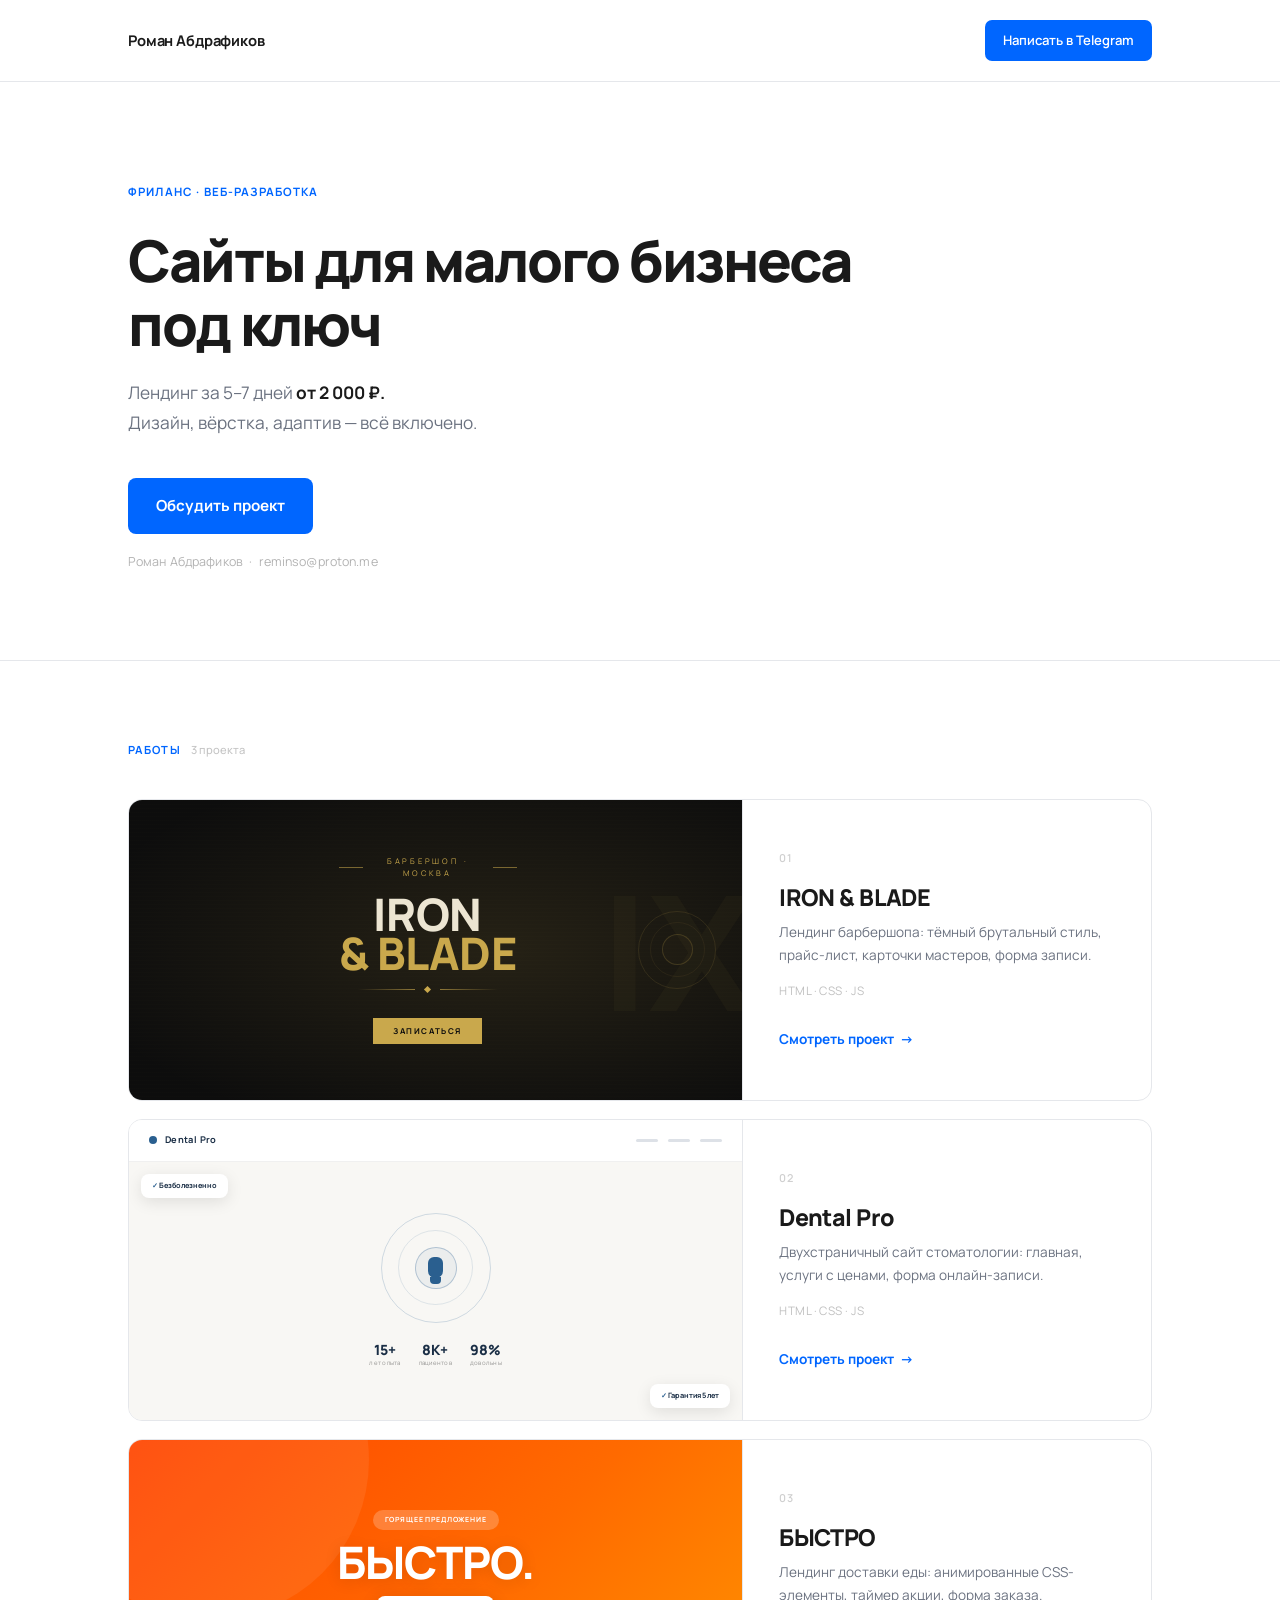
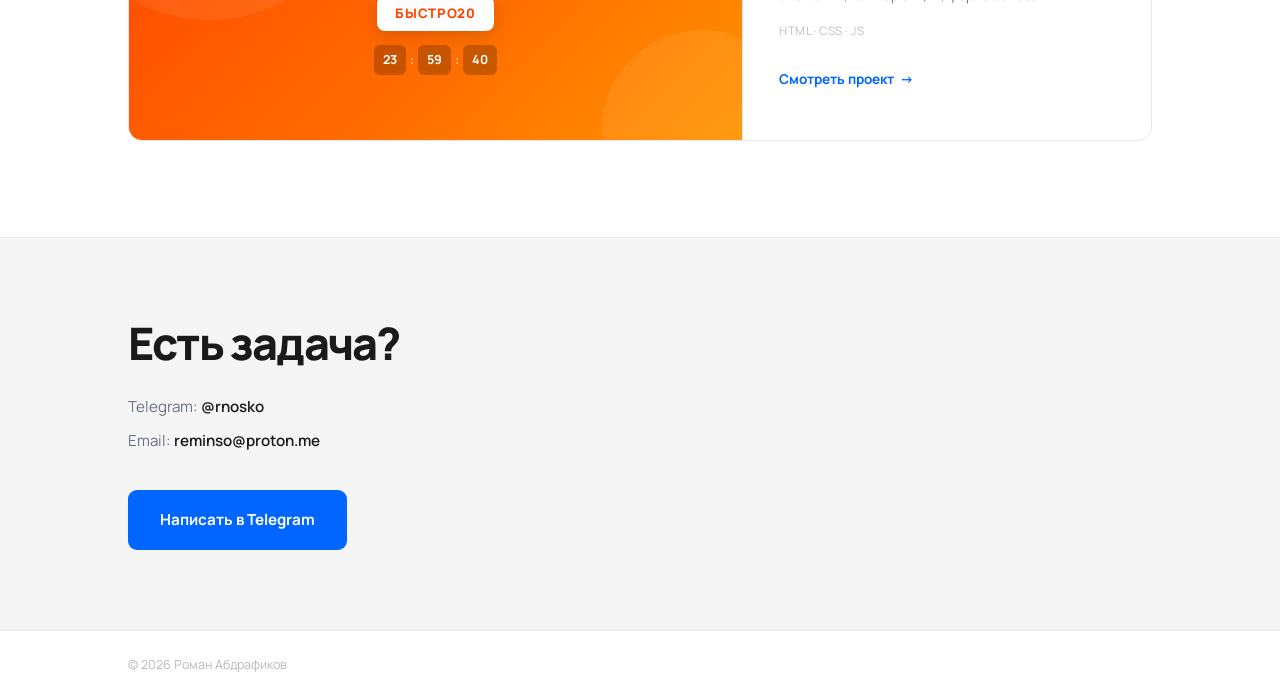
<file: index.html>
<!DOCTYPE html>
<html lang="ru">
<head>
  <meta charset="UTF-8">
  <meta name="viewport" content="width=device-width, initial-scale=1.0">
  <title>Роман Абдрафиков — Сайты для малого бизнеса</title>
  <meta name="description" content="Делаю сайты для малого бизнеса под ключ. Лендинг за 5–7 дней от 2 000 ₽.">
  <style>
    @import url('https://fonts.googleapis.com/css2?family=Manrope:wght@400;500;600;700;800&display=swap');

    /* ── Variables ── */
    :root {
      --bg:      #ffffff;
      --accent:  #1a1a1a;
      --blue:    #0066ff;
      --gray:    #f5f5f5;
      --muted:   #6b7280;
      --border:  #e5e7eb;
      --font:    'Manrope', sans-serif;
      --wrap:    1120px;
    }

    /* ── Reset ── */
    *, *::before, *::after { margin: 0; padding: 0; box-sizing: border-box; }
    html { scroll-behavior: smooth; }
    body {
      font-family: var(--font);
      background: var(--bg);
      color: var(--accent);
      line-height: 1.6;
      -webkit-font-smoothing: antialiased;
    }
    a { text-decoration: none; color: inherit; }

    /* ── Container ── */
    .wrap {
      max-width: var(--wrap);
      margin: 0 auto;
      padding: 0 48px;
    }

    /* ────────────────────────────
       NAV
    ──────────────────────────── */
    nav {
      position: sticky;
      top: 0;
      z-index: 100;
      background: rgba(255,255,255,.95);
      backdrop-filter: blur(16px);
      border-bottom: 1px solid var(--border);
    }
    .nav-inner {
      display: flex;
      align-items: center;
      justify-content: space-between;
      padding: 20px 0;
    }
    .nav-logo {
      font-size: .92rem;
      font-weight: 700;
      letter-spacing: -.01em;
      color: var(--accent);
    }
    .btn-nav {
      display: inline-flex;
      align-items: center;
      gap: 6px;
      padding: 10px 18px;
      background: var(--blue);
      color: #fff;
      border-radius: 7px;
      font-family: var(--font);
      font-size: .82rem;
      font-weight: 600;
      transition: background .15s, transform .15s;
    }
    .btn-nav:hover { background: #004fcc; transform: translateY(-1px); }

    /* ────────────────────────────
       HERO
    ──────────────────────────── */
    .hero {
      padding: 96px 0 88px;
    }
    .hero-label {
      display: inline-block;
      font-size: .72rem;
      font-weight: 700;
      color: var(--blue);
      letter-spacing: .1em;
      text-transform: uppercase;
      margin-bottom: 28px;
    }
    .hero-h1 {
      font-size: clamp(2.4rem, 4.5vw, 4rem);
      font-weight: 800;
      line-height: 1.1;
      letter-spacing: -.04em;
      max-width: 760px;
      margin-bottom: 22px;
    }
    .hero-sub {
      font-size: clamp(.95rem, 1.8vw, 1.08rem);
      color: var(--muted);
      max-width: 460px;
      margin-bottom: 40px;
      line-height: 1.72;
    }
    .hero-sub strong { color: var(--accent); font-weight: 700; }
    .btn-cta {
      display: inline-flex;
      align-items: center;
      gap: 8px;
      padding: 16px 28px;
      background: var(--blue);
      color: #fff;
      border-radius: 8px;
      font-family: var(--font);
      font-size: .95rem;
      font-weight: 700;
      transition: background .15s, transform .2s, box-shadow .2s;
    }
    .btn-cta:hover {
      background: #004fcc;
      transform: translateY(-2px);
      box-shadow: 0 8px 28px rgba(0,102,255,.28);
    }
    .hero-meta {
      margin-top: 18px;
      font-size: .78rem;
      color: #b3b3b3;
      letter-spacing: .01em;
    }

    /* ────────────────────────────
       WORKS
    ──────────────────────────── */
    #works {
      padding: 80px 0 96px;
      border-top: 1px solid var(--border);
    }
    .works-head {
      display: flex;
      align-items: baseline;
      gap: 10px;
      margin-bottom: 40px;
    }
    .sec-label {
      font-size: .7rem;
      font-weight: 700;
      color: var(--blue);
      letter-spacing: .1em;
      text-transform: uppercase;
    }
    .sec-count {
      font-size: .7rem;
      color: #c5c5c5;
      font-weight: 500;
    }

    .works-list {
      display: flex;
      flex-direction: column;
      gap: 18px;
    }

    .card {
      display: grid;
      grid-template-columns: 3fr 2fr;
      border: 1px solid var(--border);
      border-radius: 14px;
      overflow: hidden;
      background: var(--bg);
      transition: transform .3s ease, box-shadow .3s ease;
    }
    .card:hover {
      transform: translateY(-5px);
      box-shadow: 0 20px 56px rgba(0,0,0,.09);
    }

    /* ── Preview base ── */
    .preview {
      min-height: 300px;
      position: relative;
      overflow: hidden;
    }

    /* ══════════════════════════
       IRON & BLADE preview
    ══════════════════════════ */
    .p-ib {
      background: #0d0d0d;
      display: flex;
      align-items: center;
      justify-content: center;
    }
    /* Scanline + radial glow */
    .p-ib::before {
      content: '';
      position: absolute; inset: 0;
      background:
        repeating-linear-gradient(0deg, transparent, transparent 3px, rgba(201,168,76,.007) 3px, rgba(201,168,76,.007) 4px),
        radial-gradient(ellipse 70% 65% at 60% 50%, rgba(201,168,76,.13) 0%, transparent 100%);
      pointer-events: none;
    }
    /* Ghost numeral */
    .p-ib::after {
      content: 'IX';
      position: absolute; right: -14px; top: 50%;
      transform: translateY(-50%);
      font-size: 10rem;
      font-weight: 800;
      color: rgba(201,168,76,.038);
      line-height: 1;
      pointer-events: none;
      user-select: none;
    }
    .ib-body {
      position: relative; z-index: 1;
      text-align: center;
      padding: 0 56px 0 40px;
    }
    .ib-kicker {
      display: flex; align-items: center; gap: 10px;
      justify-content: center;
      font-size: .48rem;
      letter-spacing: .36em;
      color: #c9a84c;
      text-transform: uppercase;
      margin-bottom: 14px;
    }
    .ib-kicker::before, .ib-kicker::after {
      content: ''; flex: 0 0 24px; height: 1px; background: rgba(201,168,76,.55);
    }
    .ib-title {
      font-size: 2.8rem;
      font-weight: 800;
      line-height: .88;
      letter-spacing: -.01em;
      color: #ece5d2;
    }
    .ib-title em { display: block; color: #c9a84c; font-style: normal; }
    /* Diamond divider */
    .ib-div {
      display: flex; align-items: center; gap: 10px;
      justify-content: center;
      margin: 14px auto;
      max-width: 140px;
    }
    .ib-div::before { content: ''; flex: 1; height: 1px; background: linear-gradient(90deg, transparent, rgba(201,168,76,.65)); }
    .ib-div::after  { content: ''; flex: 1; height: 1px; background: linear-gradient(270deg, transparent, rgba(201,168,76,.65)); }
    .ib-diamond { width: 5px; height: 5px; background: #c9a84c; transform: rotate(45deg); flex-shrink: 0; }
    /* Button mock */
    .ib-btn {
      display: inline-block;
      margin-top: 12px;
      padding: 7px 20px;
      background: #c9a84c;
      color: #0d0d0d;
      font-size: .5rem;
      font-weight: 700;
      letter-spacing: .18em;
      text-transform: uppercase;
    }
    /* Concentric circles ornament */
    .ib-orn {
      position: absolute; right: 26px; top: 50%;
      transform: translateY(-50%);
      width: 78px; height: 78px;
      pointer-events: none;
    }
    .ib-c {
      position: absolute; border-radius: 50%;
      border: 1px solid rgba(201,168,76,.13);
    }
    .ib-c:nth-child(1) { inset: 0; }
    .ib-c:nth-child(2) { inset: 15%; border-color: rgba(201,168,76,.08); }
    .ib-c:nth-child(3) { inset: 30%; background: rgba(201,168,76,.025); border-color: rgba(201,168,76,.2); }

    /* ══════════════════════════
       Dental Pro preview
    ══════════════════════════ */
    .p-dp {
      background: #f8f7f4;
      display: flex;
      flex-direction: column;
    }
    /* Nav bar */
    .dp-bar {
      display: flex; align-items: center;
      gap: 8px;
      height: 42px;
      background: #fff;
      border-bottom: 1px solid rgba(0,0,0,.06);
      padding: 0 20px;
      flex-shrink: 0;
    }
    .dp-dot { width: 8px; height: 8px; border-radius: 50%; background: #2a5f8f; flex-shrink: 0; }
    .dp-brand { font-size: .58rem; font-weight: 700; color: #1a2e45; letter-spacing: .04em; }
    .dp-bar-links { margin-left: auto; display: flex; gap: 10px; }
    .dp-bar-links span { display: block; width: 22px; height: 3px; background: #dde1e7; border-radius: 2px; }
    /* Centred content area */
    .dp-body {
      flex: 1;
      position: relative;
      display: flex; flex-direction: column;
      align-items: center; justify-content: center;
      gap: 20px;
      padding: 16px 20px;
    }
    /* CSS rings + tooth — replica of actual site illustration */
    .dp-illus {
      position: relative;
      width: 110px; height: 110px;
      display: flex; align-items: center; justify-content: center;
    }
    .dp-ring { position: absolute; border-radius: 50%; }
    .dp-ring:nth-child(1) { inset: 0; border: 1.5px solid rgba(42,95,143,.2); }
    .dp-ring:nth-child(2) { inset: 16%; border: 1.5px solid rgba(42,95,143,.13); }
    .dp-ring:nth-child(3) { inset: 31%; background: rgba(42,95,143,.06); border: 1.5px solid rgba(42,95,143,.3); }
    .dp-tooth {
      position: relative; z-index: 1;
      width: 15px; height: 21px;
      background: #2a5f8f;
      border-radius: 6px 6px 7px 7px;
    }
    .dp-tooth::after {
      content: '';
      position: absolute; bottom: -6px; left: 2px; right: 2px; height: 7px;
      background: #2a5f8f; border-radius: 0 0 4px 4px;
    }
    /* Stats row */
    .dp-stats { display: flex; gap: 18px; }
    .dp-stat { text-align: center; }
    .dp-stat-n { font-size: .88rem; font-weight: 800; color: #1a2e45; line-height: 1; }
    .dp-stat-l { font-size: .38rem; color: rgba(0,0,0,.4); letter-spacing: .04em; margin-top: 2px; }
    /* Floating badge cards — replica of actual site */
    .dp-float {
      position: absolute;
      background: #fff;
      border-radius: 8px;
      padding: 6px 11px;
      box-shadow: 0 4px 16px rgba(0,0,0,.1);
      font-size: .46rem;
      font-weight: 700;
      color: #1a2e45;
      white-space: nowrap;
    }
    .dp-float::before { content: '✓ '; color: #2a5f8f; }
    .dp-float:nth-child(3) { top: 12px; left: 12px; }
    .dp-float:nth-child(4) { bottom: 12px; right: 12px; }

    /* ══════════════════════════
       БЫСТРО preview
    ══════════════════════════ */
    .p-by {
      background: linear-gradient(135deg, #ff4500 0%, #ff6a00 55%, #ff9300 100%);
      display: flex;
      align-items: center;
      justify-content: center;
      overflow: hidden;
    }
    /* Decorative circles — as in actual site's promo section */
    .p-by::before {
      content: '';
      position: absolute;
      width: 320px; height: 320px;
      border-radius: 50%;
      background: rgba(255,255,255,.07);
      top: -140px; left: -80px;
      pointer-events: none;
    }
    .p-by::after {
      content: '';
      position: absolute;
      width: 200px; height: 200px;
      border-radius: 50%;
      background: rgba(255,255,255,.07);
      bottom: -90px; right: -60px;
      pointer-events: none;
    }
    .by-body {
      position: relative; z-index: 1;
      text-align: center;
      padding: 0 32px;
    }
    .by-label {
      display: inline-block;
      background: rgba(255,255,255,.22);
      color: #fff;
      font-size: .44rem;
      font-weight: 700;
      letter-spacing: .12em;
      text-transform: uppercase;
      padding: 4px 12px;
      border-radius: 20px;
      margin-bottom: 10px;
    }
    .by-title {
      font-size: 2.8rem;
      font-weight: 800;
      color: #fff;
      line-height: 1;
      letter-spacing: -.02em;
      text-shadow: 0 2px 16px rgba(0,0,0,.12);
      margin-bottom: 12px;
    }
    /* Promo code — replica of actual site */
    .by-code {
      display: inline-block;
      background: #fff;
      color: #ff4500;
      font-size: .82rem;
      font-weight: 800;
      letter-spacing: .05em;
      padding: 7px 18px;
      border-radius: 8px;
      box-shadow: 0 4px 18px rgba(0,0,0,.15);
      margin-bottom: 14px;
    }
    /* Timer */
    .by-timer {
      display: flex; align-items: center; gap: 4px;
      justify-content: center;
    }
    .by-t {
      background: rgba(0,0,0,.22);
      border-radius: 6px;
      padding: 5px 9px;
      font-size: .78rem;
      font-weight: 700;
      color: #fff;
      min-width: 30px;
      text-align: center;
    }
    .by-sep { color: rgba(255,255,255,.65); font-weight: 700; font-size: .8rem; }

    /* ── Card info panel ── */
    .card-info {
      padding: 40px 36px;
      display: flex;
      flex-direction: column;
      justify-content: center;
      border-left: 1px solid var(--border);
    }
    .c-num {
      font-size: .68rem;
      font-weight: 600;
      color: #d0d0d0;
      letter-spacing: .1em;
      margin-bottom: 18px;
    }
    .c-name {
      font-size: 1.45rem;
      font-weight: 800;
      letter-spacing: -.025em;
      line-height: 1.15;
      margin-bottom: 10px;
    }
    .c-desc {
      font-size: .85rem;
      color: var(--muted);
      line-height: 1.65;
      margin-bottom: 16px;
    }
    .c-stack {
      font-size: .73rem;
      color: #c0c0c0;
      letter-spacing: .04em;
      margin-bottom: 28px;
    }
    .c-link {
      display: inline-flex;
      align-items: center;
      gap: 6px;
      font-size: .85rem;
      font-weight: 700;
      color: var(--blue);
      transition: gap .2s;
    }
    .c-link::after { content: '→'; }
    .c-link:hover { gap: 10px; }

    /* ────────────────────────────
       CONTACT
    ──────────────────────────── */
    #contact {
      border-top: 1px solid var(--border);
      background: var(--gray);
      padding: 80px 0;
    }
    .contact-body {
      max-width: 540px;
    }
    .contact-h {
      font-size: clamp(2rem, 4vw, 2.8rem);
      font-weight: 800;
      letter-spacing: -.04em;
      line-height: 1.1;
      margin-bottom: 28px;
    }
    .contact-rows {
      display: flex;
      flex-direction: column;
      gap: 10px;
      margin-bottom: 36px;
    }
    .contact-row {
      font-size: .95rem;
      color: var(--muted);
    }
    .contact-row a {
      color: var(--accent);
      font-weight: 600;
    }
    .contact-row a:hover { color: var(--blue); }
    .btn-big {
      display: inline-flex;
      align-items: center;
      gap: 8px;
      padding: 18px 32px;
      background: var(--blue);
      color: #fff;
      border-radius: 9px;
      font-family: var(--font);
      font-size: .95rem;
      font-weight: 700;
      transition: background .15s, transform .2s, box-shadow .2s;
    }
    .btn-big:hover {
      background: #004fcc;
      transform: translateY(-2px);
      box-shadow: 0 10px 32px rgba(0,102,255,.28);
    }

    /* ────────────────────────────
       FOOTER
    ──────────────────────────── */
    footer {
      padding: 24px 0;
      border-top: 1px solid var(--border);
    }
    .footer-line {
      font-size: .78rem;
      color: #b8b8b8;
    }

    /* ────────────────────────────
       RESPONSIVE
    ──────────────────────────── */
    @media (max-width: 860px) {
      .card {
        grid-template-columns: 1fr;
      }
      .card-info {
        border-left: none;
        border-top: 1px solid var(--border);
        padding: 28px 24px;
      }
      .preview { min-height: 260px; }
      .ib-orn { display: none; }
    }

    @media (max-width: 680px) {
      .wrap { padding: 0 20px; }
      .hero { padding: 72px 0 64px; }
      #works { padding: 60px 0 72px; }
      #contact { padding: 64px 0; }
      .dp-float { display: none; }
    }

    @media (max-width: 400px) {
      .hero-h1 { letter-spacing: -.025em; }
      .ib-title { font-size: 2.2rem; }
      .by-title  { font-size: 2.2rem; }
    }
  </style>
</head>
<body>

<!-- ══════ NAV ══════ -->
<nav>
  <div class="wrap">
    <div class="nav-inner">
      <span class="nav-logo">Роман Абдрафиков</span>
      <a href="https://t.me/rnosko" class="btn-nav" target="_blank" rel="noopener">
        Написать в Telegram
      </a>
    </div>
  </div>
</nav>

<!-- ══════ HERO ══════ -->
<section class="hero">
  <div class="wrap">
    <span class="hero-label">Фриланс · Веб-разработка</span>
    <h1 class="hero-h1">Сайты для малого бизнеса под ключ</h1>
    <p class="hero-sub">
      Лендинг за 5–7 дней <strong>от 2 000 ₽.</strong><br>
      Дизайн, вёрстка, адаптив — всё включено.
    </p>
    <a href="https://t.me/rnosko" class="btn-cta" target="_blank" rel="noopener">
      Обсудить проект
    </a>
    <p class="hero-meta">Роман Абдрафиков &nbsp;·&nbsp; reminso@proton.me</p>
  </div>
</section>

<!-- ══════ WORKS ══════ -->
<section id="works">
  <div class="wrap">
    <div class="works-head">
      <span class="sec-label">Работы</span>
      <span class="sec-count">3 проекта</span>
    </div>

    <div class="works-list">

      <!-- ── 01 IRON & BLADE ── -->
      <article class="card">
        <div class="preview p-ib" aria-hidden="true">
          <div class="ib-body">
            <div class="ib-kicker">Барбершоп · Москва</div>
            <div class="ib-title">IRON<em>&amp; BLADE</em></div>
            <div class="ib-div"><div class="ib-diamond"></div></div>
            <div class="ib-btn">Записаться</div>
          </div>
          <div class="ib-orn" aria-hidden="true">
            <div class="ib-c"></div>
            <div class="ib-c"></div>
            <div class="ib-c"></div>
          </div>
        </div>
        <div class="card-info">
          <div class="c-num">01</div>
          <h2 class="c-name">IRON &amp; BLADE</h2>
          <p class="c-desc">Лендинг барбершопа: тёмный брутальный стиль, прайс-лист, карточки мастеров, форма записи.</p>
          <div class="c-stack">HTML · CSS · JS</div>
          <a href="ironblade/index.html" class="c-link" target="_blank" rel="noopener">Смотреть проект</a>
        </div>
      </article>

      <!-- ── 02 Dental Pro ── -->
      <article class="card">
        <div class="preview p-dp" aria-hidden="true">
          <div class="dp-bar">
            <div class="dp-dot"></div>
            <span class="dp-brand">Dental Pro</span>
            <div class="dp-bar-links">
              <span></span><span></span><span></span>
            </div>
          </div>
          <div class="dp-body">
            <div class="dp-illus">
              <div class="dp-ring"></div>
              <div class="dp-ring"></div>
              <div class="dp-ring"></div>
              <div class="dp-tooth"></div>
            </div>
            <div class="dp-stats">
              <div class="dp-stat">
                <div class="dp-stat-n">15+</div>
                <div class="dp-stat-l">лет опыта</div>
              </div>
              <div class="dp-stat">
                <div class="dp-stat-n">8K+</div>
                <div class="dp-stat-l">пациентов</div>
              </div>
              <div class="dp-stat">
                <div class="dp-stat-n">98%</div>
                <div class="dp-stat-l">довольны</div>
              </div>
            </div>
            <div class="dp-float">Безболезненно</div>
            <div class="dp-float">Гарантия 5 лет</div>
          </div>
        </div>
        <div class="card-info">
          <div class="c-num">02</div>
          <h2 class="c-name">Dental Pro</h2>
          <p class="c-desc">Двухстраничный сайт стоматологии: главная, услуги с ценами, форма онлайн-записи.</p>
          <div class="c-stack">HTML · CSS · JS</div>
          <a href="dentalblade/index.html" class="c-link" target="_blank" rel="noopener">Смотреть проект</a>
        </div>
      </article>

      <!-- ── 03 БЫСТРО ── -->
      <article class="card">
        <div class="preview p-by" aria-hidden="true">
          <div class="by-body">
            <div class="by-label">Горящее предложение</div>
            <div class="by-title">БЫСТРО.</div>
            <div class="by-code">БЫСТРО20</div>
            <div class="by-timer">
              <div class="by-t" id="t-h">23</div>
              <span class="by-sep">:</span>
              <div class="by-t" id="t-m">59</div>
              <span class="by-sep">:</span>
              <div class="by-t" id="t-s">41</div>
            </div>
          </div>
        </div>
        <div class="card-info">
          <div class="c-num">03</div>
          <h2 class="c-name">БЫСТРО</h2>
          <p class="c-desc">Лендинг доставки еды: анимированные CSS-элементы, таймер акции, форма заказа.</p>
          <div class="c-stack">HTML · CSS · JS</div>
          <a href="bystroblade/index.html" class="c-link" target="_blank" rel="noopener">Смотреть проект</a>
        </div>
      </article>

    </div>
  </div>
</section>

<!-- ══════ CONTACT ══════ -->
<section id="contact">
  <div class="wrap">
    <div class="contact-body">
      <h2 class="contact-h">Есть задача?</h2>
      <div class="contact-rows">
        <div class="contact-row">
          Telegram: <a href="https://t.me/rnosko" target="_blank" rel="noopener">@rnosko</a>
        </div>
        <div class="contact-row">
          Email: <a href="mailto:reminso@proton.me">reminso@proton.me</a>
        </div>
      </div>
      <a href="https://t.me/rnosko" class="btn-big" target="_blank" rel="noopener">
        Написать в Telegram
      </a>
    </div>
  </div>
</section>

<!-- ══════ FOOTER ══════ -->
<footer>
  <div class="wrap">
    <p class="footer-line">© 2026 Роман Абдрафиков</p>
  </div>
</footer>

<script>
  // Countdown timer inside БЫСТРО preview card
  const th = document.getElementById('t-h');
  const tm = document.getElementById('t-m');
  const ts = document.getElementById('t-s');

  function pad(n) { return String(n).padStart(2, '0'); }

  let h = 23, m = 59, s = 41;
  setInterval(() => {
    if (--s < 0) { s = 59; if (--m < 0) { m = 59; if (--h < 0) h = 23; } }
    th.textContent = pad(h);
    tm.textContent = pad(m);
    ts.textContent = pad(s);
  }, 1000);
</script>

</body>
</html>
</file>
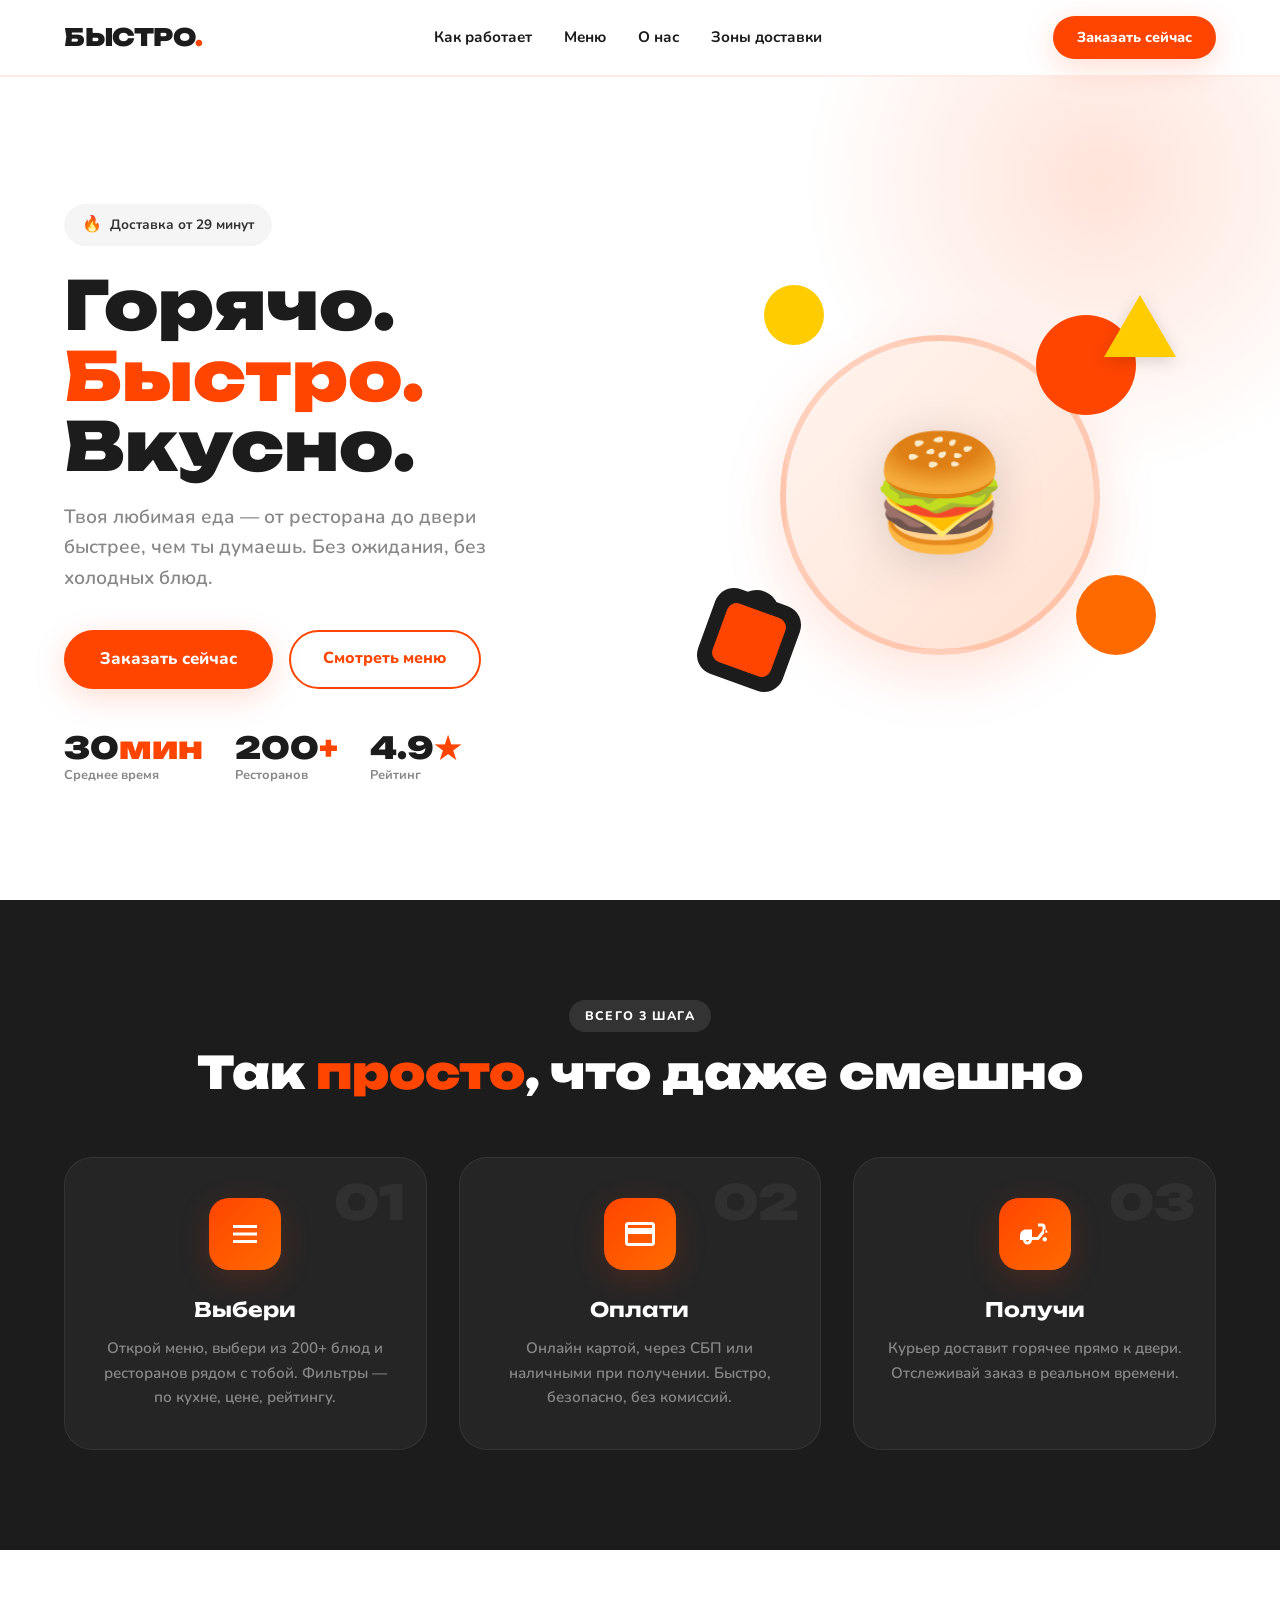
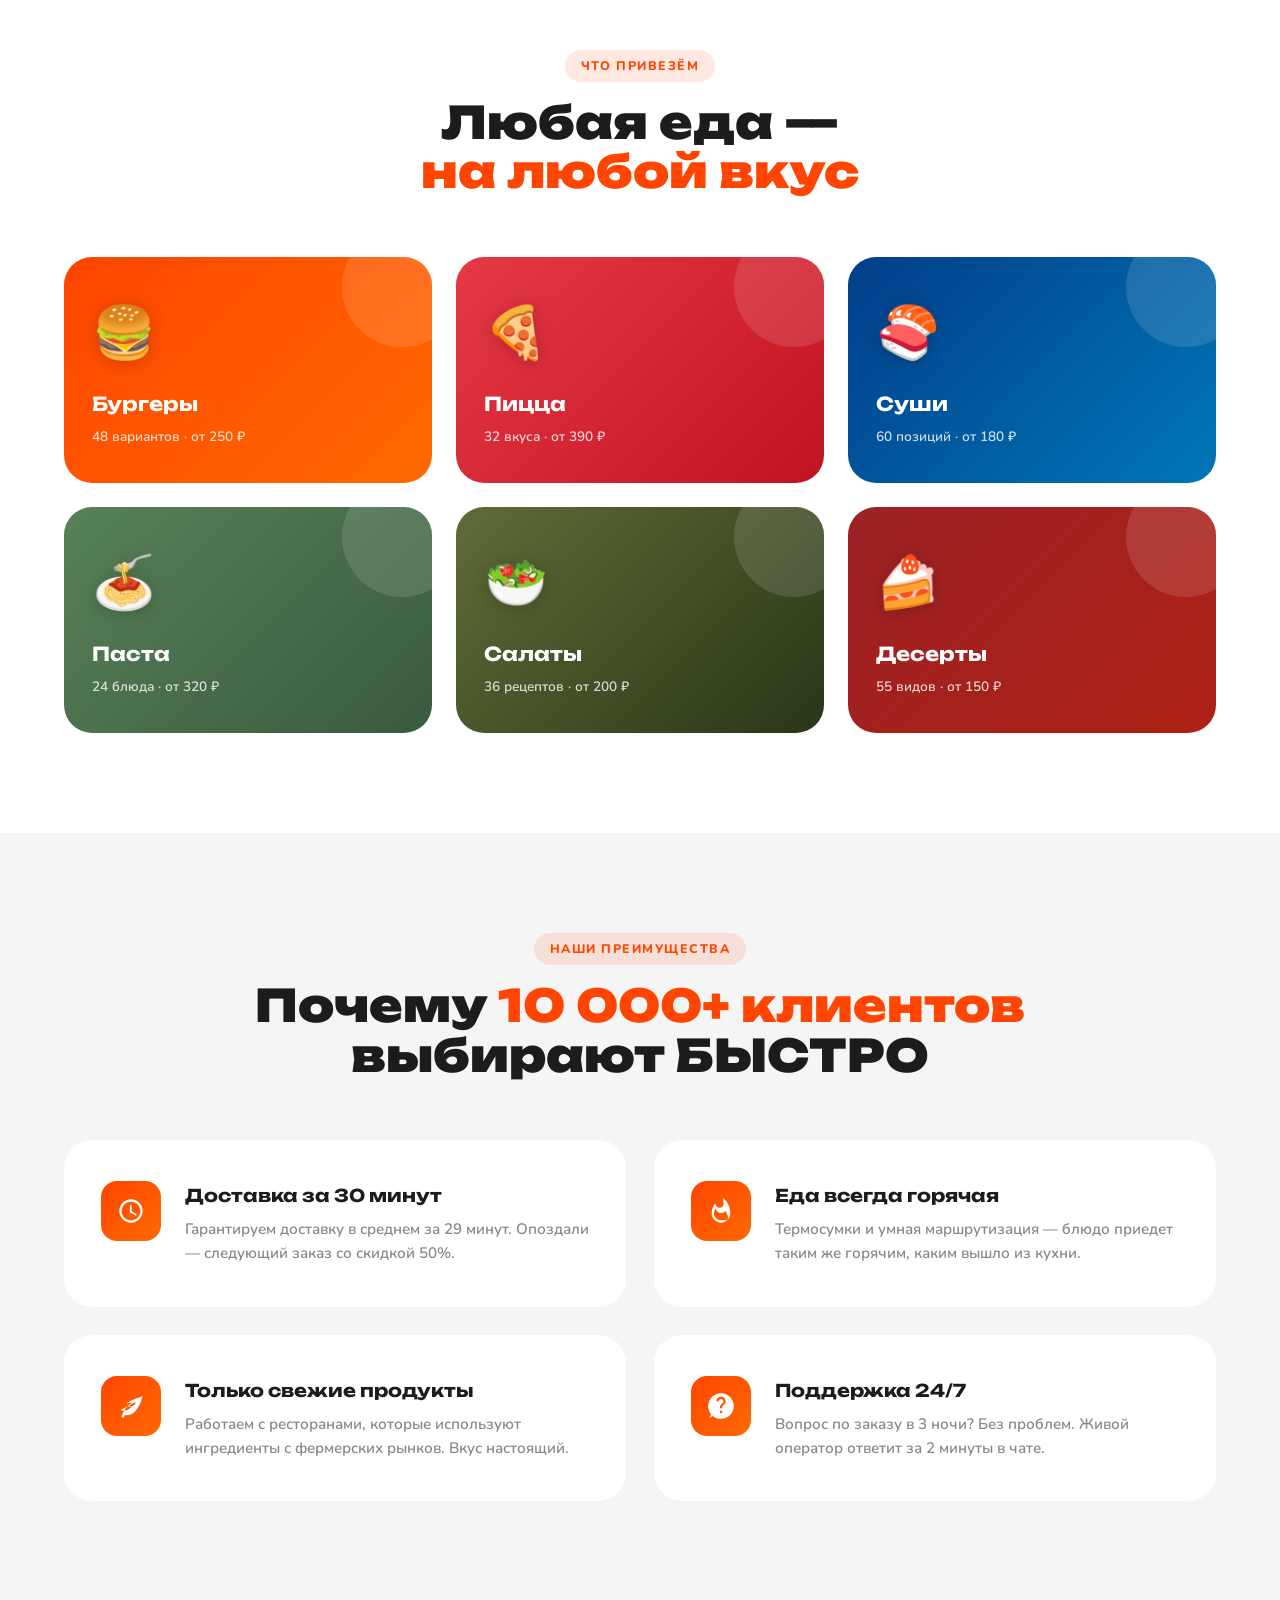
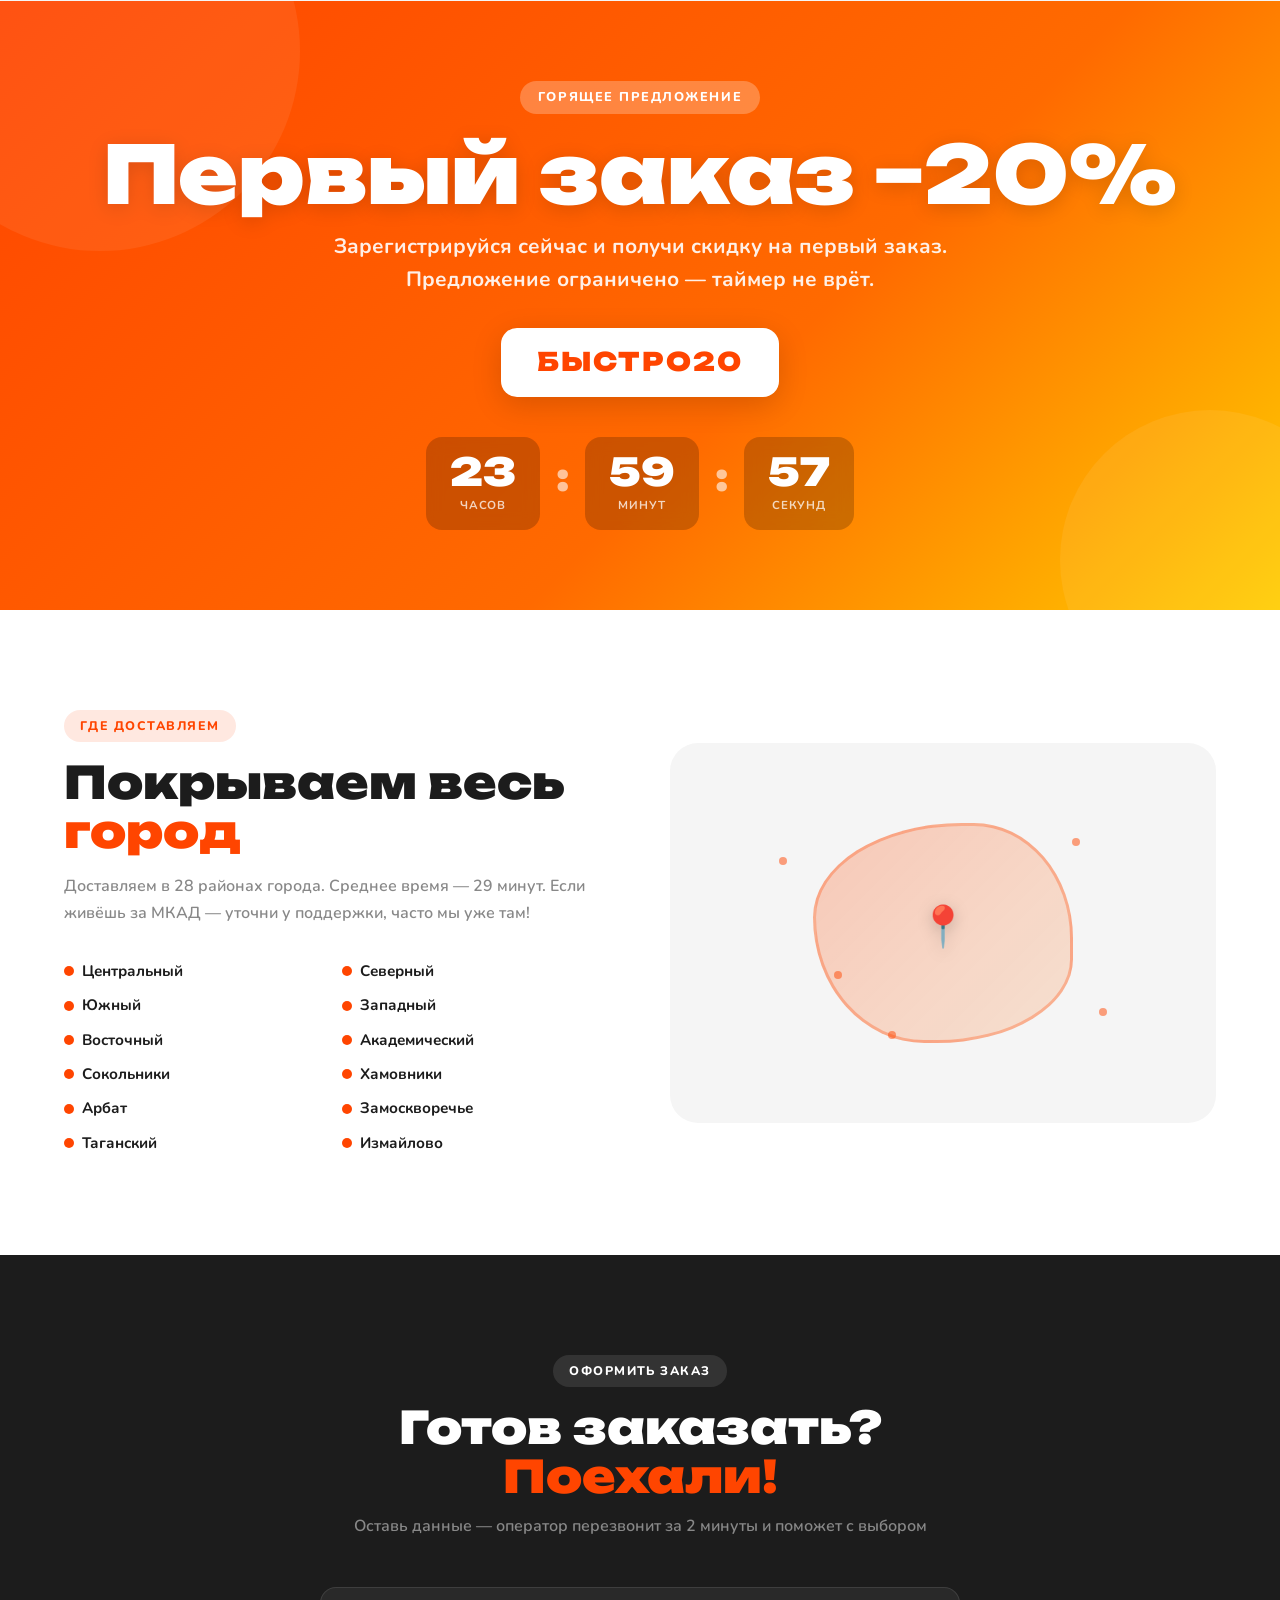
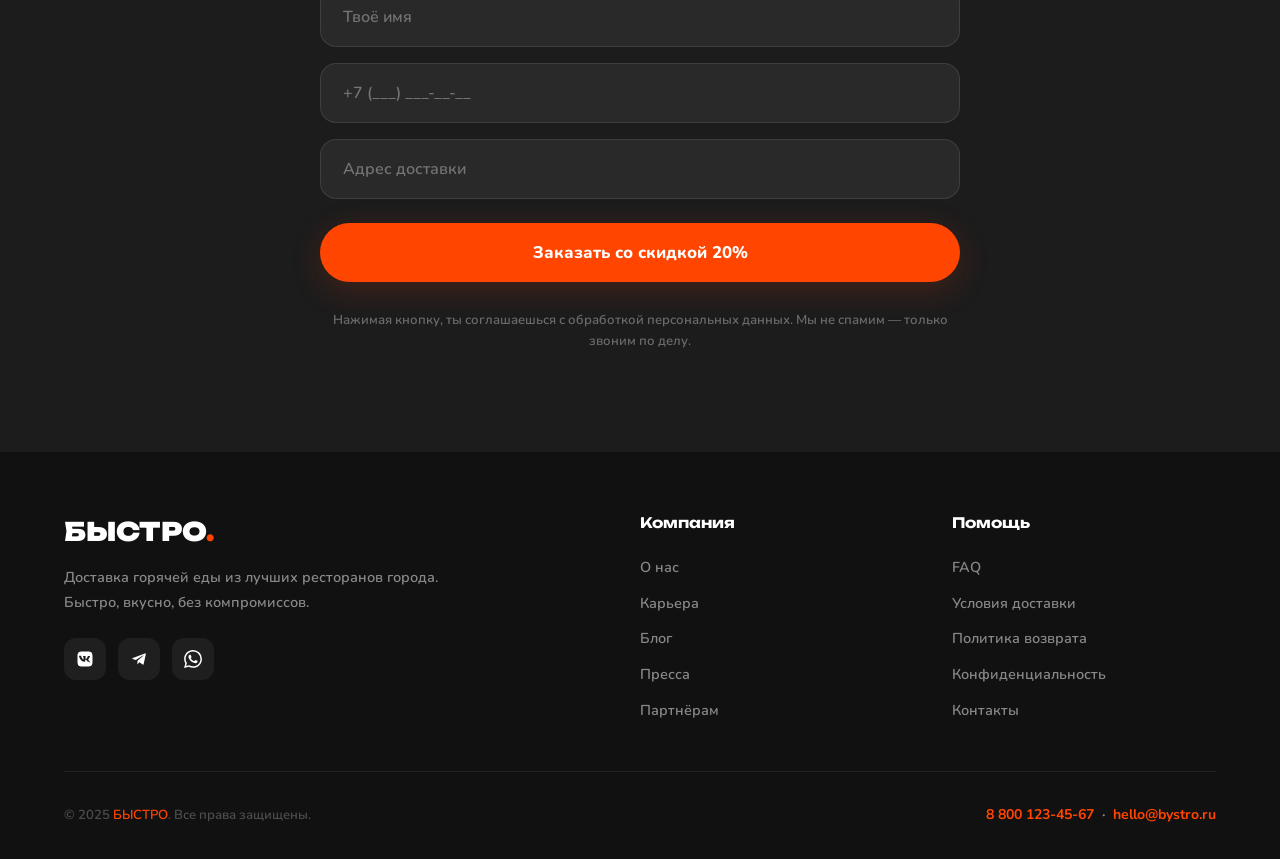
<file: bystroblade/index.html>
<!DOCTYPE html>
<html lang="ru">
<head>
  <meta charset="UTF-8" />
  <meta name="viewport" content="width=device-width, initial-scale=1.0" />
  <title>БЫСТРО — Доставка еды за 30 минут</title>
  <style>
    @import url('https://fonts.googleapis.com/css2?family=Nunito:wght@400;700;800;900&family=Unbounded:wght@700;900&display=swap');

    /* ── Custom properties ── */
    :root {
      --orange:   #ff4500;
      --orange2:  #ff6a00;
      --dark:     #1c1c1c;
      --dark2:    #252525;
      --white:    #ffffff;
      --gray:     #f5f5f5;
      --text:     #333333;
      --muted:    #888888;

      --font-display: 'Unbounded', sans-serif;
      --font-body:    'Nunito', sans-serif;

      --radius:   16px;
      --radius-lg: 28px;
      --shadow:   0 8px 32px rgba(255,69,0,.18);
      --transition: .25s cubic-bezier(.4,0,.2,1);
    }

    /* ── Reset & Base ── */
    *, *::before, *::after { box-sizing: border-box; margin: 0; padding: 0; }
    html { scroll-behavior: smooth; }
    body {
      font-family: var(--font-body);
      color: var(--text);
      background: var(--white);
      overflow-x: hidden;
      line-height: 1.6;
    }
    a { text-decoration: none; color: inherit; }
    ul { list-style: none; }
    img { display: block; max-width: 100%; }

    /* ── Utility ── */
    .container {
      width: 90%;
      max-width: 1200px;
      margin-inline: auto;
    }
    .btn {
      display: inline-flex;
      align-items: center;
      gap: 8px;
      padding: 14px 32px;
      border: none;
      border-radius: 50px;
      font-family: var(--font-body);
      font-weight: 800;
      font-size: 1rem;
      cursor: pointer;
      transition: transform var(--transition), box-shadow var(--transition);
    }
    .btn:hover { transform: translateY(-3px) scale(1.03); }
    .btn-primary {
      background: var(--orange);
      color: var(--white);
      box-shadow: var(--shadow);
    }
    .btn-primary:hover { box-shadow: 0 12px 40px rgba(255,69,0,.4); }
    .btn-outline {
      background: transparent;
      color: var(--orange);
      border: 2.5px solid var(--orange);
    }
    .btn-outline:hover { background: var(--orange); color: var(--white); }
    .section-tag {
      display: inline-block;
      background: rgba(255,69,0,.12);
      color: var(--orange);
      font-weight: 800;
      font-size: .78rem;
      letter-spacing: .12em;
      text-transform: uppercase;
      padding: 6px 16px;
      border-radius: 50px;
      margin-bottom: 16px;
    }
    .section-title {
      font-family: var(--font-display);
      font-size: clamp(1.6rem, 4vw, 2.8rem);
      font-weight: 900;
      line-height: 1.1;
      color: var(--dark);
    }
    .section-title span { color: var(--orange); }

    /* ══════════════════════════════════
       1. NAV
    ══════════════════════════════════ */
    .nav {
      position: fixed;
      top: 0; left: 0; right: 0;
      z-index: 100;
      background: rgba(255,255,255,.96);
      backdrop-filter: blur(12px);
      border-bottom: 2px solid rgba(255,69,0,.1);
    }
    .nav__inner {
      display: flex;
      align-items: center;
      justify-content: space-between;
      padding: 16px 0;
    }
    .nav__logo {
      font-family: var(--font-display);
      font-size: 1.5rem;
      font-weight: 900;
      color: var(--dark);
      letter-spacing: -.02em;
    }
    .nav__logo span { color: var(--orange); }
    .nav__links {
      display: flex;
      gap: 32px;
    }
    .nav__links a {
      font-weight: 700;
      font-size: .95rem;
      color: var(--dark);
      transition: color var(--transition);
    }
    .nav__links a:hover { color: var(--orange); }
    .nav__cta { font-size: .9rem; padding: 10px 24px; }
    /* Mobile nav */
    .nav__burger {
      display: none;
      flex-direction: column;
      gap: 5px;
      cursor: pointer;
      background: none;
      border: none;
      padding: 4px;
    }
    .nav__burger span {
      display: block;
      width: 24px; height: 3px;
      background: var(--dark);
      border-radius: 3px;
      transition: var(--transition);
    }
    .nav__mobile {
      display: none;
      flex-direction: column;
      gap: 16px;
      padding: 20px 0;
      border-top: 1px solid rgba(0,0,0,.06);
    }
    .nav__mobile.open { display: flex; }
    .nav__mobile a {
      font-weight: 700;
      font-size: 1.05rem;
      color: var(--dark);
    }

    @media (max-width: 768px) {
      .nav__links, .nav__cta { display: none; }
      .nav__burger { display: flex; }
    }

    /* ══════════════════════════════════
       2. HERO
    ══════════════════════════════════ */
    .hero {
      min-height: 100vh;
      background: var(--white);
      display: flex;
      align-items: center;
      padding-top: 90px;
      position: relative;
      overflow: hidden;
    }
    /* Фоновая декорация */
    .hero::before {
      content: '';
      position: absolute;
      top: -120px; right: -120px;
      width: 600px; height: 600px;
      background: radial-gradient(circle, rgba(255,69,0,.15) 0%, transparent 70%);
      border-radius: 50%;
      pointer-events: none;
    }
    .hero__inner {
      display: grid;
      grid-template-columns: 1fr 1fr;
      gap: 48px;
      align-items: center;
      padding: 60px 0;
    }
    .hero__badge {
      display: inline-flex;
      align-items: center;
      gap: 8px;
      background: var(--gray);
      border-radius: 50px;
      padding: 8px 18px;
      font-size: .85rem;
      font-weight: 700;
      margin-bottom: 24px;
    }
    .hero__badge::before {
      content: '🔥';
      font-size: 1rem;
    }
    .hero__title {
      font-family: var(--font-display);
      font-size: clamp(2.2rem, 6vw, 4.2rem);
      font-weight: 900;
      line-height: 1.05;
      color: var(--dark);
      margin-bottom: 20px;
    }
    .hero__title .accent { color: var(--orange); }
    .hero__subtitle {
      font-size: clamp(1rem, 2vw, 1.2rem);
      color: var(--muted);
      font-weight: 600;
      margin-bottom: 36px;
      max-width: 480px;
    }
    .hero__actions {
      display: flex;
      gap: 16px;
      flex-wrap: wrap;
      margin-bottom: 44px;
    }
    .hero__stats {
      display: flex;
      gap: 32px;
    }
    .hero__stat-num {
      font-family: var(--font-display);
      font-size: 1.9rem;
      font-weight: 900;
      color: var(--dark);
      line-height: 1;
    }
    .hero__stat-label {
      font-size: .8rem;
      color: var(--muted);
      font-weight: 700;
      margin-top: 2px;
    }

    /* CSS-иллюстрация */
    .hero__art {
      position: relative;
      height: 480px;
      display: flex;
      align-items: center;
      justify-content: center;
    }
    /* Большой круг — «тарелка» */
    .art-plate {
      position: absolute;
      width: 320px; height: 320px;
      border-radius: 50%;
      background: linear-gradient(135deg, #fff5f0 0%, #ffe0d0 100%);
      border: 6px solid rgba(255,69,0,.2);
      box-shadow: 0 20px 60px rgba(255,69,0,.15);
      animation: float 4s ease-in-out infinite;
    }
    /* Круги-«ингредиенты» */
    .art-blob {
      position: absolute;
      border-radius: 50%;
      animation: float 4s ease-in-out infinite;
    }
    .art-blob--1 {
      width: 100px; height: 100px;
      background: var(--orange);
      top: 60px; right: 80px;
      animation-delay: .4s;
    }
    .art-blob--2 {
      width: 60px; height: 60px;
      background: #ffcc00;
      top: 30px; left: 100px;
      animation-delay: .8s;
    }
    .art-blob--3 {
      width: 80px; height: 80px;
      background: #ff6a00;
      bottom: 80px; right: 60px;
      animation-delay: 1.2s;
    }
    .art-blob--4 {
      width: 45px; height: 45px;
      background: #1c1c1c;
      bottom: 100px; left: 70px;
      animation-delay: .2s;
    }
    /* Волна */
    .art-wave {
      position: absolute;
      width: 200px; height: 200px;
      border: 8px solid var(--orange);
      border-radius: 50%;
      opacity: .15;
      top: 50%; left: 50%;
      transform: translate(-50%, -50%);
      animation: pulse-ring 2.5s ease-out infinite;
    }
    .art-wave:nth-child(2) { animation-delay: .8s; }
    /* Квадрат-«упаковка» */
    .art-box {
      position: absolute;
      width: 90px; height: 90px;
      background: var(--dark);
      border-radius: 20px;
      bottom: 50px; left: 40px;
      transform: rotate(20deg);
      animation: wobble 3s ease-in-out infinite;
    }
    .art-box::after {
      content: '';
      position: absolute;
      inset: 14px;
      background: var(--orange);
      border-radius: 10px;
    }
    /* Треугольник-«кусочек» */
    .art-triangle {
      position: absolute;
      top: 40px; right: 40px;
      width: 0; height: 0;
      border-left: 36px solid transparent;
      border-right: 36px solid transparent;
      border-bottom: 62px solid #ffcc00;
      filter: drop-shadow(0 4px 8px rgba(0,0,0,.15));
      animation: float 3.5s ease-in-out infinite;
      animation-delay: 1.5s;
    }
    /* Центральная иконка-смайл */
    .art-emoji {
      position: relative;
      z-index: 2;
      font-size: 7rem;
      filter: drop-shadow(0 8px 24px rgba(0,0,0,.15));
      animation: float 4s ease-in-out infinite;
    }

    @keyframes float {
      0%,100% { transform: translateY(0); }
      50%      { transform: translateY(-14px); }
    }
    @keyframes pulse-ring {
      0%   { transform: translate(-50%,-50%) scale(1); opacity: .15; }
      100% { transform: translate(-50%,-50%) scale(1.8); opacity: 0; }
    }
    @keyframes wobble {
      0%,100% { transform: rotate(20deg); }
      50%      { transform: rotate(25deg) translateY(-8px); }
    }

    @media (max-width: 900px) {
      .hero__inner { grid-template-columns: 1fr; text-align: center; }
      .hero__subtitle { margin-inline: auto; }
      .hero__actions { justify-content: center; }
      .hero__stats { justify-content: center; }
      .hero__art { height: 340px; }
    }

    /* ══════════════════════════════════
       3. КАК ЭТО РАБОТАЕТ
    ══════════════════════════════════ */
    .how {
      background: var(--dark);
      padding: 100px 0;
    }
    .how .section-title { color: var(--white); }
    .how__head { text-align: center; margin-bottom: 60px; }
    .how__steps {
      display: grid;
      grid-template-columns: repeat(3, 1fr);
      gap: 32px;
    }
    .how__step {
      background: var(--dark2);
      border-radius: var(--radius-lg);
      padding: 40px 32px;
      text-align: center;
      border: 1.5px solid rgba(255,255,255,.07);
      position: relative;
      transition: transform var(--transition), border-color var(--transition);
    }
    .how__step:hover { transform: translateY(-8px); border-color: var(--orange); }
    .how__step-num {
      position: absolute;
      top: 20px; right: 20px;
      font-family: var(--font-display);
      font-size: 3rem;
      font-weight: 900;
      color: rgba(255,255,255,.05);
      line-height: 1;
    }
    .how__icon {
      width: 72px; height: 72px;
      background: linear-gradient(135deg, var(--orange), var(--orange2));
      border-radius: 20px;
      display: flex;
      align-items: center;
      justify-content: center;
      margin: 0 auto 24px;
      box-shadow: var(--shadow);
    }
    .how__icon svg { fill: white; width: 36px; height: 36px; }
    .how__step-title {
      font-family: var(--font-display);
      font-size: 1.25rem;
      font-weight: 700;
      color: var(--white);
      margin-bottom: 10px;
    }
    .how__step-text {
      font-size: .95rem;
      color: var(--muted);
      font-weight: 600;
    }

    @media (max-width: 768px) {
      .how__steps { grid-template-columns: 1fr; max-width: 400px; margin-inline: auto; }
    }

    /* ══════════════════════════════════
       4. КАТЕГОРИИ
    ══════════════════════════════════ */
    .categories { padding: 100px 0; }
    .categories__head { text-align: center; margin-bottom: 60px; }
    .categories__grid {
      display: grid;
      grid-template-columns: repeat(3, 1fr);
      gap: 24px;
    }
    .cat-card {
      border-radius: var(--radius-lg);
      padding: 36px 28px;
      cursor: pointer;
      position: relative;
      overflow: hidden;
      transition: transform var(--transition), box-shadow var(--transition);
      animation: pop-in .5s cubic-bezier(.34,1.56,.64,1) both;
    }
    .cat-card:nth-child(1) { animation-delay: .05s; }
    .cat-card:nth-child(2) { animation-delay: .10s; }
    .cat-card:nth-child(3) { animation-delay: .15s; }
    .cat-card:nth-child(4) { animation-delay: .20s; }
    .cat-card:nth-child(5) { animation-delay: .25s; }
    .cat-card:nth-child(6) { animation-delay: .30s; }
    @keyframes pop-in {
      from { opacity:0; transform: scale(.8) translateY(20px); }
      to   { opacity:1; transform: scale(1) translateY(0); }
    }
    .cat-card:hover {
      transform: translateY(-10px) scale(1.03);
      box-shadow: 0 20px 50px rgba(0,0,0,.15);
    }
    .cat-card::before {
      content: '';
      position: absolute;
      top: -30px; right: -30px;
      width: 120px; height: 120px;
      border-radius: 50%;
      background: rgba(255,255,255,.12);
    }
    /* Цветовые схемы карточек */
    .cat-card--1 { background: linear-gradient(135deg, #ff4500, #ff6a00); color: #fff; }
    .cat-card--2 { background: linear-gradient(135deg, #e63946, #c1121f); color: #fff; }
    .cat-card--3 { background: linear-gradient(135deg, #023e8a, #0077b6); color: #fff; }
    .cat-card--4 { background: linear-gradient(135deg, #588157, #3a5a40); color: #fff; }
    .cat-card--5 { background: linear-gradient(135deg, #606c38, #283618); color: #fff; }
    .cat-card--6 { background: linear-gradient(135deg, #9b2226, #ae2012); color: #fff; }

    .cat-card__emoji {
      font-size: 3.2rem;
      margin-bottom: 14px;
      display: block;
      filter: drop-shadow(0 2px 8px rgba(0,0,0,.2));
      transition: transform var(--transition);
    }
    .cat-card:hover .cat-card__emoji { transform: scale(1.2) rotate(-5deg); }
    .cat-card__name {
      font-family: var(--font-display);
      font-size: 1.2rem;
      font-weight: 700;
      margin-bottom: 6px;
    }
    .cat-card__meta {
      font-size: .85rem;
      opacity: .8;
      font-weight: 600;
    }

    @media (max-width: 900px) {
      .categories__grid { grid-template-columns: repeat(2, 1fr); }
    }
    @media (max-width: 540px) {
      .categories__grid { grid-template-columns: 1fr; }
    }

    /* ══════════════════════════════════
       5. ПОЧЕМУ МЫ
    ══════════════════════════════════ */
    .why {
      background: var(--gray);
      padding: 100px 0;
    }
    .why__head { text-align: center; margin-bottom: 60px; }
    .why__grid {
      display: grid;
      grid-template-columns: repeat(2, 1fr);
      gap: 28px;
    }
    .why-card {
      background: var(--white);
      border-radius: var(--radius-lg);
      padding: 40px 36px;
      display: flex;
      gap: 24px;
      align-items: flex-start;
      transition: transform var(--transition), box-shadow var(--transition);
      border: 1.5px solid transparent;
    }
    .why-card:hover {
      transform: translateY(-6px);
      box-shadow: 0 12px 40px rgba(255,69,0,.12);
      border-color: rgba(255,69,0,.2);
    }
    .why-card__icon {
      width: 60px; height: 60px;
      flex-shrink: 0;
      background: linear-gradient(135deg, var(--orange), var(--orange2));
      border-radius: 16px;
      display: flex;
      align-items: center;
      justify-content: center;
    }
    .why-card__icon svg { fill: white; width: 28px; height: 28px; }
    .why-card__title {
      font-family: var(--font-display);
      font-size: 1.1rem;
      font-weight: 700;
      color: var(--dark);
      margin-bottom: 8px;
    }
    .why-card__text {
      font-size: .95rem;
      color: var(--muted);
      font-weight: 600;
    }

    @media (max-width: 768px) {
      .why__grid { grid-template-columns: 1fr; }
      .why-card { padding: 28px 24px; }
    }

    /* ══════════════════════════════════
       6. АКЦИЯ + ТАЙМЕР
    ══════════════════════════════════ */
    .promo {
      background: linear-gradient(135deg, var(--orange) 0%, #ff6a00 60%, #ffcc00 100%);
      padding: 80px 0;
      text-align: center;
      position: relative;
      overflow: hidden;
    }
    .promo::before, .promo::after {
      content: '';
      position: absolute;
      border-radius: 50%;
      background: rgba(255,255,255,.07);
    }
    .promo::before { width: 400px; height: 400px; top: -150px; left: -100px; }
    .promo::after  { width: 300px; height: 300px; bottom: -100px; right: -80px; }
    .promo__label {
      display: inline-block;
      background: rgba(255,255,255,.25);
      color: var(--white);
      font-weight: 800;
      font-size: .8rem;
      letter-spacing: .12em;
      text-transform: uppercase;
      padding: 6px 18px;
      border-radius: 50px;
      margin-bottom: 20px;
    }
    .promo__title {
      font-family: var(--font-display);
      font-size: clamp(2.4rem, 8vw, 5rem);
      font-weight: 900;
      color: var(--white);
      line-height: 1;
      margin-bottom: 16px;
      text-shadow: 0 4px 20px rgba(0,0,0,.15);
    }
    .promo__subtitle {
      font-size: clamp(1rem, 2.5vw, 1.3rem);
      color: rgba(255,255,255,.9);
      font-weight: 700;
      margin-bottom: 32px;
    }
    .promo__code {
      display: inline-block;
      background: var(--white);
      color: var(--orange);
      font-family: var(--font-display);
      font-size: 1.6rem;
      font-weight: 900;
      padding: 14px 36px;
      border-radius: 16px;
      letter-spacing: .08em;
      margin-bottom: 40px;
      box-shadow: 0 8px 30px rgba(0,0,0,.15);
      cursor: pointer;
      transition: transform var(--transition);
      position: relative;
    }
    .promo__code:hover { transform: scale(1.05); }
    .promo__code-tip {
      position: absolute;
      top: -32px; left: 50%;
      transform: translateX(-50%);
      background: rgba(0,0,0,.7);
      color: #fff;
      font-size: .72rem;
      font-family: var(--font-body);
      font-weight: 700;
      padding: 4px 12px;
      border-radius: 8px;
      white-space: nowrap;
      opacity: 0;
      pointer-events: none;
      transition: opacity .2s;
    }
    .promo__code:hover .promo__code-tip { opacity: 1; }

    /* Таймер */
    .timer {
      display: flex;
      justify-content: center;
      gap: 16px;
    }
    .timer__block {
      background: rgba(0,0,0,.2);
      border-radius: 16px;
      padding: 16px 24px;
      min-width: 80px;
      backdrop-filter: blur(8px);
    }
    .timer__num {
      font-family: var(--font-display);
      font-size: 2.4rem;
      font-weight: 900;
      color: var(--white);
      line-height: 1;
      display: block;
    }
    .timer__label {
      font-size: .72rem;
      color: rgba(255,255,255,.75);
      font-weight: 700;
      text-transform: uppercase;
      letter-spacing: .08em;
      margin-top: 4px;
    }
    .timer__sep {
      font-family: var(--font-display);
      font-size: 2.4rem;
      font-weight: 900;
      color: rgba(255,255,255,.6);
      align-self: center;
      padding-bottom: 14px;
    }

    @media (max-width: 480px) {
      .timer { gap: 8px; }
      .timer__block { padding: 12px 14px; min-width: 60px; }
      .timer__num { font-size: 1.8rem; }
    }

    /* ══════════════════════════════════
       7. ЗОНА ДОСТАВКИ
    ══════════════════════════════════ */
    .zone { padding: 100px 0; }
    .zone__inner {
      display: grid;
      grid-template-columns: 1fr 1fr;
      gap: 60px;
      align-items: center;
    }
    .zone__title { margin-bottom: 16px; }
    .zone__text {
      color: var(--muted);
      font-size: 1rem;
      font-weight: 600;
      margin-bottom: 32px;
      line-height: 1.7;
    }
    .zone__list {
      display: grid;
      grid-template-columns: 1fr 1fr;
      gap: 10px;
    }
    .zone__item {
      display: flex;
      align-items: center;
      gap: 8px;
      font-weight: 700;
      font-size: .95rem;
      color: var(--dark);
    }
    .zone__item::before {
      content: '';
      width: 10px; height: 10px;
      border-radius: 50%;
      background: var(--orange);
      flex-shrink: 0;
    }
    /* CSS-карта */
    .zone__map {
      background: var(--gray);
      border-radius: var(--radius-lg);
      height: 380px;
      position: relative;
      overflow: hidden;
      display: flex;
      align-items: center;
      justify-content: center;
    }
    .zone__map-blob {
      width: 260px; height: 220px;
      background: linear-gradient(135deg, rgba(255,69,0,.25), rgba(255,106,0,.15));
      border: 3px solid rgba(255,69,0,.3);
      border-radius: 60% 40% 55% 45% / 45% 55% 40% 60%;
      position: relative;
      animation: morph 8s ease-in-out infinite;
    }
    @keyframes morph {
      0%,100% { border-radius: 60% 40% 55% 45% / 45% 55% 40% 60%; }
      50%      { border-radius: 40% 60% 40% 60% / 60% 40% 60% 40%; }
    }
    .zone__map-pin {
      position: absolute;
      top: 50%; left: 50%;
      transform: translate(-50%, -60%);
      font-size: 2.5rem;
      filter: drop-shadow(0 4px 8px rgba(0,0,0,.2));
      animation: pin-bounce 1.2s ease-in-out infinite;
    }
    @keyframes pin-bounce {
      0%,100% { transform: translate(-50%, -60%); }
      50%      { transform: translate(-50%, -75%); }
    }
    /* Декоративные точки-"улицы" */
    .zone__map-dot {
      position: absolute;
      width: 8px; height: 8px;
      border-radius: 50%;
      background: rgba(255,69,0,.5);
    }
    .zone__map-dot:nth-child(1) { top: 30%; left: 20%; }
    .zone__map-dot:nth-child(2) { top: 60%; left: 30%; }
    .zone__map-dot:nth-child(3) { top: 25%; right: 25%; }
    .zone__map-dot:nth-child(4) { bottom: 28%; right: 20%; }
    .zone__map-dot:nth-child(5) { bottom: 22%; left: 40%; }

    @media (max-width: 768px) {
      .zone__inner { grid-template-columns: 1fr; }
      .zone__map { height: 280px; }
    }

    /* ══════════════════════════════════
       8. ФОРМА ЗАКАЗА
    ══════════════════════════════════ */
    .order-form {
      background: var(--dark);
      padding: 100px 0;
    }
    .order-form__inner {
      max-width: 640px;
      margin-inline: auto;
      text-align: center;
    }
    .order-form .section-title { color: var(--white); margin-bottom: 12px; }
    .order-form__desc {
      color: var(--muted);
      font-size: 1rem;
      font-weight: 600;
      margin-bottom: 48px;
    }
    .form {
      display: flex;
      flex-direction: column;
      gap: 16px;
    }
    .form__field {
      position: relative;
    }
    .form__input {
      width: 100%;
      padding: 18px 22px;
      background: rgba(255,255,255,.06);
      border: 1.5px solid rgba(255,255,255,.1);
      border-radius: var(--radius);
      color: var(--white);
      font-family: var(--font-body);
      font-size: 1rem;
      font-weight: 600;
      outline: none;
      transition: border-color var(--transition), background var(--transition);
    }
    .form__input::placeholder { color: rgba(255,255,255,.35); }
    .form__input:focus {
      border-color: var(--orange);
      background: rgba(255,69,0,.07);
    }
    .form__submit {
      margin-top: 8px;
      width: 100%;
      justify-content: center;
      padding: 18px;
      font-size: 1.05rem;
    }
    .form__note {
      font-size: .82rem;
      color: rgba(255,255,255,.35);
      font-weight: 600;
      margin-top: 12px;
    }

    /* ══════════════════════════════════
       9. FOOTER
    ══════════════════════════════════ */
    .footer {
      background: #111;
      padding: 60px 0 32px;
    }
    .footer__top {
      display: grid;
      grid-template-columns: 2fr 1fr 1fr;
      gap: 48px;
      padding-bottom: 48px;
      border-bottom: 1px solid rgba(255,255,255,.07);
      margin-bottom: 32px;
    }
    .footer__logo {
      font-family: var(--font-display);
      font-size: 1.6rem;
      font-weight: 900;
      color: var(--white);
      margin-bottom: 12px;
    }
    .footer__logo span { color: var(--orange); }
    .footer__desc {
      color: var(--muted);
      font-size: .9rem;
      font-weight: 600;
      line-height: 1.7;
      margin-bottom: 24px;
    }
    .footer__socials { display: flex; gap: 12px; }
    .footer__social {
      width: 42px; height: 42px;
      border-radius: 12px;
      background: rgba(255,255,255,.06);
      display: flex;
      align-items: center;
      justify-content: center;
      color: var(--white);
      font-weight: 800;
      font-size: .7rem;
      transition: background var(--transition), transform var(--transition);
    }
    .footer__social:hover { background: var(--orange); transform: translateY(-3px); }
    .footer__social svg { width: 18px; height: 18px; fill: white; }
    .footer__col-title {
      font-family: var(--font-display);
      font-size: .9rem;
      font-weight: 700;
      color: var(--white);
      margin-bottom: 20px;
    }
    .footer__col ul { display: flex; flex-direction: column; gap: 10px; }
    .footer__col ul li a {
      color: var(--muted);
      font-size: .9rem;
      font-weight: 600;
      transition: color var(--transition);
    }
    .footer__col ul li a:hover { color: var(--orange); }
    .footer__bottom {
      display: flex;
      align-items: center;
      justify-content: space-between;
      gap: 16px;
      flex-wrap: wrap;
    }
    .footer__copy {
      color: rgba(255,255,255,.25);
      font-size: .82rem;
      font-weight: 600;
    }
    .footer__copy span { color: var(--orange); }
    .footer__contacts {
      color: var(--muted);
      font-size: .88rem;
      font-weight: 700;
    }
    .footer__contacts a { color: var(--orange); }

    @media (max-width: 768px) {
      .footer__top { grid-template-columns: 1fr; gap: 32px; }
      .footer__bottom { flex-direction: column; align-items: flex-start; }
    }

    /* ══════════════════════════════════
       Toast уведомление
    ══════════════════════════════════ */
    .toast {
      position: fixed;
      bottom: 32px; right: 32px;
      background: var(--dark);
      color: var(--white);
      border-left: 4px solid var(--orange);
      border-radius: 12px;
      padding: 16px 24px;
      font-weight: 700;
      font-family: var(--font-body);
      font-size: .95rem;
      box-shadow: 0 8px 32px rgba(0,0,0,.4);
      transform: translateX(calc(100% + 64px));
      opacity: 0;
      transition: transform .4s cubic-bezier(.34,1.56,.64,1), opacity .3s ease;
      z-index: 9999;
      max-width: 320px;
    }
    .toast.show { transform: translateX(0); opacity: 1; }

    /* ══════════════════════════════════
       Scroll-reveal (intersection observer)
    ══════════════════════════════════ */
    .reveal {
      opacity: 0;
      transform: translateY(30px);
      transition: opacity .6s ease, transform .6s ease;
    }
    .reveal.visible {
      opacity: 1;
      transform: translateY(0);
    }
  </style>
</head>
<body>

  <!-- ════════════════════════════════
       1. НАВИГАЦИЯ
  ════════════════════════════════ -->
  <header class="nav" role="banner">
    <div class="container">
      <div class="nav__inner">
        <a href="#" class="nav__logo">БЫСТРО<span>.</span></a>

        <nav class="nav__links" aria-label="Основная навигация">
          <a href="#how">Как работает</a>
          <a href="#categories">Меню</a>
          <a href="#why">О нас</a>
          <a href="#zone">Зоны доставки</a>
        </nav>

        <a href="#order" class="btn btn-primary nav__cta">Заказать сейчас</a>

        <button class="nav__burger" id="burger" aria-label="Открыть меню">
          <span></span><span></span><span></span>
        </button>
      </div>

      <!-- Mobile menu -->
      <div class="nav__mobile" id="mobileMenu">
        <a href="#how"        onclick="closeMobile()">Как работает</a>
        <a href="#categories" onclick="closeMobile()">Меню</a>
        <a href="#why"        onclick="closeMobile()">О нас</a>
        <a href="#zone"       onclick="closeMobile()">Зоны доставки</a>
        <a href="#order" class="btn btn-primary" style="width:fit-content" onclick="closeMobile()">Заказать</a>
      </div>
    </div>
  </header>

  <main>
    <!-- ════════════════════════════════
         2. HERO
    ════════════════════════════════ -->
    <section class="hero" id="home" aria-label="Главный экран">
      <div class="container">
        <div class="hero__inner">

          <div class="hero__content">
            <div class="hero__badge">Доставка от 29 минут</div>

            <h1 class="hero__title">
              Горячо.<br/>
              <span class="accent">Быстро.</span><br/>
              Вкусно.
            </h1>

            <p class="hero__subtitle">
              Твоя любимая еда — от ресторана до двери быстрее, чем ты думаешь.
              Без ожидания, без холодных блюд.
            </p>

            <div class="hero__actions">
              <a href="#order" class="btn btn-primary" style="font-size:1.05rem; padding:16px 36px;">
                Заказать сейчас
              </a>
              <a href="#categories" class="btn btn-outline">
                Смотреть меню
              </a>
            </div>

            <div class="hero__stats">
              <div>
                <div class="hero__stat-num">30<span style="color:var(--orange)">мин</span></div>
                <div class="hero__stat-label">Среднее время</div>
              </div>
              <div>
                <div class="hero__stat-num">200<span style="color:var(--orange)">+</span></div>
                <div class="hero__stat-label">Ресторанов</div>
              </div>
              <div>
                <div class="hero__stat-num">4.9<span style="color:var(--orange)">★</span></div>
                <div class="hero__stat-label">Рейтинг</div>
              </div>
            </div>
          </div>

          <!-- CSS-иллюстрация -->
          <div class="hero__art" aria-hidden="true">
            <div class="art-wave"></div>
            <div class="art-wave"></div>
            <div class="art-plate"></div>
            <div class="art-blob art-blob--1"></div>
            <div class="art-blob art-blob--2"></div>
            <div class="art-blob art-blob--3"></div>
            <div class="art-blob art-blob--4"></div>
            <div class="art-box"></div>
            <div class="art-triangle"></div>
            <div class="art-emoji">🍔</div>
          </div>

        </div>
      </div>
    </section>

    <!-- ════════════════════════════════
         3. КАК ЭТО РАБОТАЕТ
    ════════════════════════════════ -->
    <section class="how" id="how" aria-labelledby="how-title">
      <div class="container">
        <div class="how__head">
          <div class="section-tag" style="background:rgba(255,255,255,.1);color:#fff;">Всего 3 шага</div>
          <h2 class="section-title" id="how-title">
            Так <span>просто</span>, что даже смешно
          </h2>
        </div>

        <div class="how__steps">

          <article class="how__step reveal">
            <div class="how__step-num">01</div>
            <div class="how__icon" aria-hidden="true">
              <!-- Иконка: список/меню -->
              <svg viewBox="0 0 24 24" xmlns="http://www.w3.org/2000/svg">
                <path d="M4 6h16v2H4zm0 5h16v2H4zm0 5h16v2H4z"/>
              </svg>
            </div>
            <h3 class="how__step-title">Выбери</h3>
            <p class="how__step-text">
              Открой меню, выбери из 200+ блюд и ресторанов рядом с тобой. Фильтры — по кухне, цене, рейтингу.
            </p>
          </article>

          <article class="how__step reveal">
            <div class="how__step-num">02</div>
            <div class="how__icon" aria-hidden="true">
              <!-- Иконка: карта оплаты -->
              <svg viewBox="0 0 24 24" xmlns="http://www.w3.org/2000/svg">
                <path d="M20 4H4C2.9 4 2 4.9 2 6v12c0 1.1.9 2 2 2h16c1.1 0 2-.9 2-2V6c0-1.1-.9-2-2-2zm0 14H4v-6h16v6zM4 8V6h16v2H4z"/>
              </svg>
            </div>
            <h3 class="how__step-title">Оплати</h3>
            <p class="how__step-text">
              Онлайн картой, через СБП или наличными при получении. Быстро, безопасно, без комиссий.
            </p>
          </article>

          <article class="how__step reveal">
            <div class="how__step-num">03</div>
            <div class="how__icon" aria-hidden="true">
              <!-- Иконка: курьер/доставка -->
              <svg viewBox="0 0 24 24" xmlns="http://www.w3.org/2000/svg">
                <path d="M19 7c0-1.1-.9-2-2-2h-3v2h3v2.65L13.52 14H10V9H6C3.79 9 2 10.79 2 13v3h2c0 1.66 1.34 3 3 3s3-1.34 3-3h4.48L19 10.35V7zM7 17c-.55 0-1-.45-1-1h2c0 .55-.45 1-1 1zm13-1.5c0 .83-.67 1.5-1.5 1.5S17 16.33 17 15.5s.67-1.5 1.5-1.5 1.5.67 1.5 1.5zm1-4.5h-3V9h1.28L21 11.5z"/>
              </svg>
            </div>
            <h3 class="how__step-title">Получи</h3>
            <p class="how__step-text">
              Курьер доставит горячее прямо к двери. Отслеживай заказ в реальном времени.
            </p>
          </article>

        </div>
      </div>
    </section>

    <!-- ════════════════════════════════
         4. ПОПУЛЯРНЫЕ КАТЕГОРИИ
    ════════════════════════════════ -->
    <section class="categories" id="categories" aria-labelledby="cat-title">
      <div class="container">
        <div class="categories__head">
          <div class="section-tag">Что привезём</div>
          <h2 class="section-title" id="cat-title">
            Любая еда —<br/><span>на любой вкус</span>
          </h2>
        </div>

        <div class="categories__grid">

          <article class="cat-card cat-card--1">
            <span class="cat-card__emoji">🍔</span>
            <div class="cat-card__name">Бургеры</div>
            <div class="cat-card__meta">48 вариантов · от 250 ₽</div>
          </article>

          <article class="cat-card cat-card--2">
            <span class="cat-card__emoji">🍕</span>
            <div class="cat-card__name">Пицца</div>
            <div class="cat-card__meta">32 вкуса · от 390 ₽</div>
          </article>

          <article class="cat-card cat-card--3">
            <span class="cat-card__emoji">🍣</span>
            <div class="cat-card__name">Суши</div>
            <div class="cat-card__meta">60 позиций · от 180 ₽</div>
          </article>

          <article class="cat-card cat-card--4">
            <span class="cat-card__emoji">🍝</span>
            <div class="cat-card__name">Паста</div>
            <div class="cat-card__meta">24 блюда · от 320 ₽</div>
          </article>

          <article class="cat-card cat-card--5">
            <span class="cat-card__emoji">🥗</span>
            <div class="cat-card__name">Салаты</div>
            <div class="cat-card__meta">36 рецептов · от 200 ₽</div>
          </article>

          <article class="cat-card cat-card--6">
            <span class="cat-card__emoji">🍰</span>
            <div class="cat-card__name">Десерты</div>
            <div class="cat-card__meta">55 видов · от 150 ₽</div>
          </article>

        </div>
      </div>
    </section>

    <!-- ════════════════════════════════
         5. ПОЧЕМУ МЫ
    ════════════════════════════════ -->
    <section class="why" id="why" aria-labelledby="why-title">
      <div class="container">
        <div class="why__head">
          <div class="section-tag">Наши преимущества</div>
          <h2 class="section-title" id="why-title">
            Почему <span>10 000+ клиентов</span><br/>выбирают БЫСТРО
          </h2>
        </div>

        <div class="why__grid">

          <article class="why-card reveal">
            <div class="why-card__icon" aria-hidden="true">
              <!-- Иконка: часы/скорость -->
              <svg viewBox="0 0 24 24" xmlns="http://www.w3.org/2000/svg">
                <path d="M11.99 2C6.47 2 2 6.48 2 12s4.47 10 9.99 10C17.52 22 22 17.52 22 12S17.52 2 11.99 2zM12 20c-4.42 0-8-3.58-8-8s3.58-8 8-8 8 3.58 8 8-3.58 8-8 8zm.5-13H11v6l5.25 3.15.75-1.23-4.5-2.67V7z"/>
              </svg>
            </div>
            <div>
              <h3 class="why-card__title">Доставка за 30 минут</h3>
              <p class="why-card__text">Гарантируем доставку в среднем за 29 минут. Опоздали — следующий заказ со скидкой 50%.</p>
            </div>
          </article>

          <article class="why-card reveal">
            <div class="why-card__icon" aria-hidden="true">
              <!-- Иконка: огонь/горячее -->
              <svg viewBox="0 0 24 24" xmlns="http://www.w3.org/2000/svg">
                <path d="M13.5.67s.74 2.65.74 4.8c0 2.06-1.35 3.73-3.41 3.73-2.07 0-3.63-1.67-3.63-3.73l.03-.36C5.21 7.51 4 10.62 4 14c0 4.42 3.58 8 8 8s8-3.58 8-8C20 8.61 17.41 3.8 13.5.67zM12 20c-3.31 0-6-2.69-6-6 0-1.53.57-2.93 1.5-4 .77 2.23 2.58 3.72 4.76 3.72 1.57 0 2.96-.74 3.87-1.89C16.4 13.28 18 15.47 18 18c0 1.1-.9 2-2 2h-4z"/>
              </svg>
            </div>
            <div>
              <h3 class="why-card__title">Еда всегда горячая</h3>
              <p class="why-card__text">Термосумки и умная маршрутизация — блюдо приедет таким же горячим, каким вышло из кухни.</p>
            </div>
          </article>

          <article class="why-card reveal">
            <div class="why-card__icon" aria-hidden="true">
              <!-- Иконка: лист/свежесть -->
              <svg viewBox="0 0 24 24" xmlns="http://www.w3.org/2000/svg">
                <path d="M17 8C8 10 5.9 16.17 3.82 21.34L5.71 22l1-2.3A4.49 4.49 0 0 0 8 20C19 20 22 3 22 3c-1 2-8 2-14 7 0 0 3.5-1 8-1 0 2-3 4-8 4 0 0 2-1 5-1 0 0 0 0 0 0-1.5 2-4 4-7 4a9.7 9.7 0 0 1-3-.5"/>
              </svg>
            </div>
            <div>
              <h3 class="why-card__title">Только свежие продукты</h3>
              <p class="why-card__text">Работаем с ресторанами, которые используют ингредиенты с фермерских рынков. Вкус настоящий.</p>
            </div>
          </article>

          <article class="why-card reveal">
            <div class="why-card__icon" aria-hidden="true">
              <!-- Иконка: поддержка -->
              <svg viewBox="0 0 24 24" xmlns="http://www.w3.org/2000/svg">
                <path d="M12 1C5.925 1 1 5.925 1 12c0 2.69.94 5.16 2.5 7.09L2 22l2.91-1.5C6.84 22.06 9.31 23 12 23c6.075 0 11-4.925 11-11S18.075 1 12 1zm1 17h-2v-2h2v2zm2.07-7.75-.9.92C13.45 11.9 13 12.5 13 14h-2v-.5c0-1.1.45-2.1 1.17-2.83l1.24-1.26c.37-.36.59-.86.59-1.41 0-1.1-.9-2-2-2s-2 .9-2 2H8c0-2.21 1.79-4 4-4s4 1.79 4 4c0 .88-.36 1.68-.93 2.25z"/>
              </svg>
            </div>
            <div>
              <h3 class="why-card__title">Поддержка 24/7</h3>
              <p class="why-card__text">Вопрос по заказу в 3 ночи? Без проблем. Живой оператор ответит за 2 минуты в чате.</p>
            </div>
          </article>

        </div>
      </div>
    </section>

    <!-- ════════════════════════════════
         6. АКЦИЯ + ТАЙМЕР
    ════════════════════════════════ -->
    <section class="promo" id="promo" aria-labelledby="promo-title">
      <div class="container">
        <div class="promo__label">Горящее предложение</div>

        <h2 class="promo__title" id="promo-title">Первый заказ −20%</h2>

        <p class="promo__subtitle">
          Зарегистрируйся сейчас и получи скидку на первый заказ.<br/>
          Предложение ограничено — таймер не врёт.
        </p>

        <div
          class="promo__code"
          id="promoCode"
          onclick="copyPromo()"
          role="button"
          tabindex="0"
          aria-label="Скопировать промокод БЫСТРО20"
        >
          <span class="promo__code-tip">Нажми, чтобы скопировать</span>
          БЫСТРО20
        </div>

        <!-- Таймер обратного отсчёта -->
        <div class="timer" role="timer" aria-label="Таймер акции">
          <div class="timer__block">
            <span class="timer__num" id="t-h">23</span>
            <div class="timer__label">часов</div>
          </div>
          <div class="timer__sep">:</div>
          <div class="timer__block">
            <span class="timer__num" id="t-m">59</span>
            <div class="timer__label">минут</div>
          </div>
          <div class="timer__sep">:</div>
          <div class="timer__block">
            <span class="timer__num" id="t-s">59</span>
            <div class="timer__label">секунд</div>
          </div>
        </div>
      </div>
    </section>

    <!-- ════════════════════════════════
         7. ЗОНА ДОСТАВКИ
    ════════════════════════════════ -->
    <section class="zone" id="zone" aria-labelledby="zone-title">
      <div class="container">
        <div class="zone__inner">

          <div>
            <div class="section-tag">Где доставляем</div>
            <h2 class="section-title zone__title" id="zone-title">
              Покрываем весь <span>город</span>
            </h2>
            <p class="zone__text">
              Доставляем в 28 районах города. Среднее время — 29 минут.
              Если живёшь за МКАД — уточни у поддержки, часто мы уже там!
            </p>

            <ul class="zone__list" aria-label="Районы доставки">
              <li class="zone__item">Центральный</li>
              <li class="zone__item">Северный</li>
              <li class="zone__item">Южный</li>
              <li class="zone__item">Западный</li>
              <li class="zone__item">Восточный</li>
              <li class="zone__item">Академический</li>
              <li class="zone__item">Сокольники</li>
              <li class="zone__item">Хамовники</li>
              <li class="zone__item">Арбат</li>
              <li class="zone__item">Замоскворечье</li>
              <li class="zone__item">Таганский</li>
              <li class="zone__item">Измайлово</li>
            </ul>
          </div>

          <!-- CSS-карта -->
          <div class="zone__map" aria-hidden="true">
            <div class="zone__map-dot"></div>
            <div class="zone__map-dot"></div>
            <div class="zone__map-dot"></div>
            <div class="zone__map-dot"></div>
            <div class="zone__map-dot"></div>
            <div class="zone__map-blob">
              <div class="zone__map-pin">📍</div>
            </div>
          </div>

        </div>
      </div>
    </section>

    <!-- ════════════════════════════════
         8. ФОРМА ЗАКАЗА
    ════════════════════════════════ -->
    <section class="order-form" id="order" aria-labelledby="order-title">
      <div class="container">
        <div class="order-form__inner">

          <div class="section-tag" style="background:rgba(255,255,255,.1);color:#fff;">Оформить заказ</div>
          <h2 class="section-title" id="order-title">
            Готов заказать?<br/><span>Поехали!</span>
          </h2>
          <p class="order-form__desc">
            Оставь данные — оператор перезвонит за 2 минуты и поможет с выбором
          </p>

          <form class="form" action="#" method="post" id="orderForm" novalidate>

            <div class="form__field">
              <input
                class="form__input"
                type="text"
                name="name"
                id="f-name"
                placeholder="Твоё имя"
                autocomplete="given-name"
                required
              />
            </div>

            <div class="form__field">
              <input
                class="form__input"
                type="tel"
                name="phone"
                id="f-phone"
                placeholder="+7 (___) ___-__-__"
                autocomplete="tel"
                required
              />
            </div>

            <div class="form__field">
              <input
                class="form__input"
                type="text"
                name="address"
                id="f-address"
                placeholder="Адрес доставки"
                autocomplete="street-address"
                required
              />
            </div>

            <button type="submit" class="btn btn-primary form__submit">
              Заказать со скидкой 20%
            </button>

            <p class="form__note">
              Нажимая кнопку, ты соглашаешься с обработкой персональных данных.
              Мы не спамим — только звоним по делу.
            </p>

          </form>
        </div>
      </div>
    </section>
  </main>

  <!-- ════════════════════════════════
       9. FOOTER
  ════════════════════════════════ -->
  <footer class="footer" role="contentinfo">
    <div class="container">
      <div class="footer__top">

        <div>
          <div class="footer__logo">БЫСТРО<span>.</span></div>
          <p class="footer__desc">
            Доставка горячей еды из лучших ресторанов города.<br/>
            Быстро, вкусно, без компромиссов.
          </p>
          <div class="footer__socials" aria-label="Соцсети">
            <!-- VK -->
            <a href="#" class="footer__social" aria-label="ВКонтакте">
              <svg viewBox="0 0 24 24"><path d="M15.07 2H8.93C3.33 2 2 3.33 2 8.93v6.14C2 20.67 3.33 22 8.93 22h6.14C20.67 22 22 20.67 22 15.07V8.93C22 3.33 20.67 2 15.07 2zm2.85 13.5h-1.64c-.62 0-.81-.5-1.93-1.62-.97-.93-1.4-.93-1.64-.93-.33 0-.43.1-.43.56v1.48c0 .4-.13.64-1.18.64-1.74 0-3.67-1.05-5.02-3.01C4.56 10.3 4 8.36 4 8.07c0-.24.1-.46.56-.46h1.64c.42 0 .58.19.74.64.81 2.34 2.17 4.39 2.73 4.39.21 0 .3-.1.3-.64V9.93c-.07-1.15-.67-1.25-.67-1.66 0-.2.16-.4.42-.4h2.58c.35 0 .48.19.48.61v3.27c0 .35.16.48.26.48.21 0 .38-.13.76-.51 1.18-1.32 2.02-3.35 2.02-3.35.11-.24.3-.46.72-.46h1.64c.49 0 .6.25.49.61-.21.96-2.24 3.84-2.24 3.84-.18.29-.24.42 0 .74.17.24.74.74 1.12 1.18.69.79 1.22 1.45 1.37 1.9.14.46-.1.69-.56.69z"/></svg>
            </a>
            <!-- Telegram -->
            <a href="#" class="footer__social" aria-label="Telegram">
              <svg viewBox="0 0 24 24"><path d="M9.78 18.65l.28-4.23 7.68-6.92c.34-.31-.07-.46-.52-.19L7.74 13.3 3.64 12c-.88-.25-.89-.86.2-1.3l15.97-6.16c.73-.33 1.43.18 1.15 1.3l-2.72 12.81c-.19.91-.74 1.13-1.5.71L12.6 16.3l-1.99 1.93c-.23.23-.42.42-.83.42z"/></svg>
            </a>
            <!-- WhatsApp -->
            <a href="#" class="footer__social" aria-label="WhatsApp">
              <svg viewBox="0 0 24 24"><path d="M17.472 14.382c-.297-.149-1.758-.867-2.03-.967-.273-.099-.471-.148-.67.15-.197.297-.767.966-.94 1.164-.173.199-.347.223-.644.075-.297-.15-1.255-.463-2.39-1.475-.883-.788-1.48-1.761-1.653-2.059-.173-.297-.018-.458.13-.606.134-.133.298-.347.446-.52.149-.174.198-.298.298-.497.099-.198.05-.371-.025-.52-.075-.149-.669-1.612-.916-2.207-.242-.579-.487-.5-.669-.51-.173-.008-.371-.01-.57-.01-.198 0-.52.074-.792.372-.272.297-1.04 1.016-1.04 2.479 0 1.462 1.065 2.875 1.213 3.074.149.198 2.096 3.2 5.077 4.487.709.306 1.262.489 1.694.625.712.227 1.36.195 1.871.118.571-.085 1.758-.719 2.006-1.413.248-.694.248-1.289.173-1.413-.074-.124-.272-.198-.57-.347m-5.421 7.403h-.004a9.87 9.87 0 01-5.031-1.378l-.361-.214-3.741.982.998-3.648-.235-.374a9.86 9.86 0 01-1.51-5.26c.001-5.45 4.436-9.884 9.888-9.884 2.64 0 5.122 1.03 6.988 2.898a9.825 9.825 0 012.893 6.994c-.003 5.45-4.437 9.884-9.885 9.884m8.413-18.297A11.815 11.815 0 0012.05 0C5.495 0 .16 5.335.157 11.892c0 2.096.547 4.142 1.588 5.945L.057 24l6.305-1.654a11.882 11.882 0 005.683 1.448h.005c6.554 0 11.89-5.335 11.893-11.893a11.821 11.821 0 00-3.48-8.413z"/></svg>
            </a>
          </div>
        </div>

        <div class="footer__col">
          <div class="footer__col-title">Компания</div>
          <ul>
            <li><a href="#">О нас</a></li>
            <li><a href="#">Карьера</a></li>
            <li><a href="#">Блог</a></li>
            <li><a href="#">Пресса</a></li>
            <li><a href="#">Партнёрам</a></li>
          </ul>
        </div>

        <div class="footer__col">
          <div class="footer__col-title">Помощь</div>
          <ul>
            <li><a href="#">FAQ</a></li>
            <li><a href="#">Условия доставки</a></li>
            <li><a href="#">Политика возврата</a></li>
            <li><a href="#">Конфиденциальность</a></li>
            <li><a href="#">Контакты</a></li>
          </ul>
        </div>

      </div>

      <div class="footer__bottom">
        <p class="footer__copy">
          © 2025 <span>БЫСТРО</span>. Все права защищены.
        </p>
        <p class="footer__contacts">
          <a href="tel:+78001234567">8 800 123-45-67</a>
          &nbsp;·&nbsp;
          <a href="mailto:hello@bystro.ru">hello@bystro.ru</a>
        </p>
      </div>
    </div>
  </footer>

  <!-- Toast уведомление -->
  <div class="toast" id="toast" role="alert" aria-live="polite"></div>

  <!-- ════════════════════════════════
       JavaScript
  ════════════════════════════════ -->
  <script>
    /* ── Мобильное меню ── */
    const burger     = document.getElementById('burger');
    const mobileMenu = document.getElementById('mobileMenu');

    burger.addEventListener('click', () => {
      const open = mobileMenu.classList.toggle('open');
      burger.setAttribute('aria-expanded', open);
    });

    function closeMobile() {
      mobileMenu.classList.remove('open');
      burger.setAttribute('aria-expanded', 'false');
    }

    /* ── Таймер обратного отсчёта ── */
    (function initTimer() {
      const STORAGE_KEY = 'bystro_promo_end';
      const MS_24H = 24 * 60 * 60 * 1000;

      // Берём или создаём момент окончания акции
      let endTime = parseInt(localStorage.getItem(STORAGE_KEY), 10);
      if (!endTime || endTime < Date.now()) {
        endTime = Date.now() + MS_24H;
        localStorage.setItem(STORAGE_KEY, endTime);
      }

      const hEl = document.getElementById('t-h');
      const mEl = document.getElementById('t-m');
      const sEl = document.getElementById('t-s');

      function pad(n) { return String(n).padStart(2, '0'); }

      function tick() {
        const remaining = endTime - Date.now();

        if (remaining <= 0) {
          hEl.textContent = '00';
          mEl.textContent = '00';
          sEl.textContent = '00';
          return;
        }

        const h = Math.floor(remaining / 3_600_000);
        const m = Math.floor((remaining % 3_600_000) / 60_000);
        const s = Math.floor((remaining % 60_000) / 1000);

        hEl.textContent = pad(h);
        mEl.textContent = pad(m);
        sEl.textContent = pad(s);
      }

      tick();
      setInterval(tick, 1000);
    })();

    /* ── Копирование промокода ── */
    function copyPromo() {
      const code = 'БЫСТРО20';
      if (navigator.clipboard) {
        navigator.clipboard.writeText(code).then(() => showToast('Промокод скопирован: ' + code + ' 🎉'));
      } else {
        showToast('Промокод: ' + code);
      }
    }

    document.getElementById('promoCode').addEventListener('keydown', (e) => {
      if (e.key === 'Enter' || e.key === ' ') copyPromo();
    });

    /* ── Toast ── */
    function showToast(msg) {
      const toast = document.getElementById('toast');
      toast.textContent = msg;
      toast.classList.add('show');
      setTimeout(() => toast.classList.remove('show'), 3000);
    }

    /* ── Форма ── */
    document.getElementById('orderForm').addEventListener('submit', function(e) {
      e.preventDefault();

      const name    = document.getElementById('f-name').value.trim();
      const phone   = document.getElementById('f-phone').value.trim();
      const address = document.getElementById('f-address').value.trim();

      if (!name || !phone || !address) {
        showToast('Пожалуйста, заполни все поля');
        return;
      }

      // Имитация отправки
      const btn = this.querySelector('.form__submit');
      btn.textContent = 'Отправляем...';
      btn.disabled = true;

      setTimeout(() => {
        showToast('Заявка принята! Перезвоним за 2 минуты 🚀');
        this.reset();
        btn.textContent = 'Заказать со скидкой 20%';
        btn.disabled = false;
      }, 1500);
    });

    /* ── Scroll-reveal через IntersectionObserver ── */
    const reveals = document.querySelectorAll('.reveal');

    const observer = new IntersectionObserver((entries) => {
      entries.forEach(entry => {
        if (entry.isIntersecting) {
          entry.target.classList.add('visible');
          observer.unobserve(entry.target);
        }
      });
    }, { threshold: 0.15 });

    reveals.forEach(el => observer.observe(el));

    /* ── Sticky nav с тенью при скролле ── */
    const nav = document.querySelector('.nav');

    window.addEventListener('scroll', () => {
      nav.style.boxShadow = window.scrollY > 10
        ? '0 4px 24px rgba(0,0,0,.1)'
        : 'none';
    }, { passive: true });
  </script>

</body>
</html>
</file>
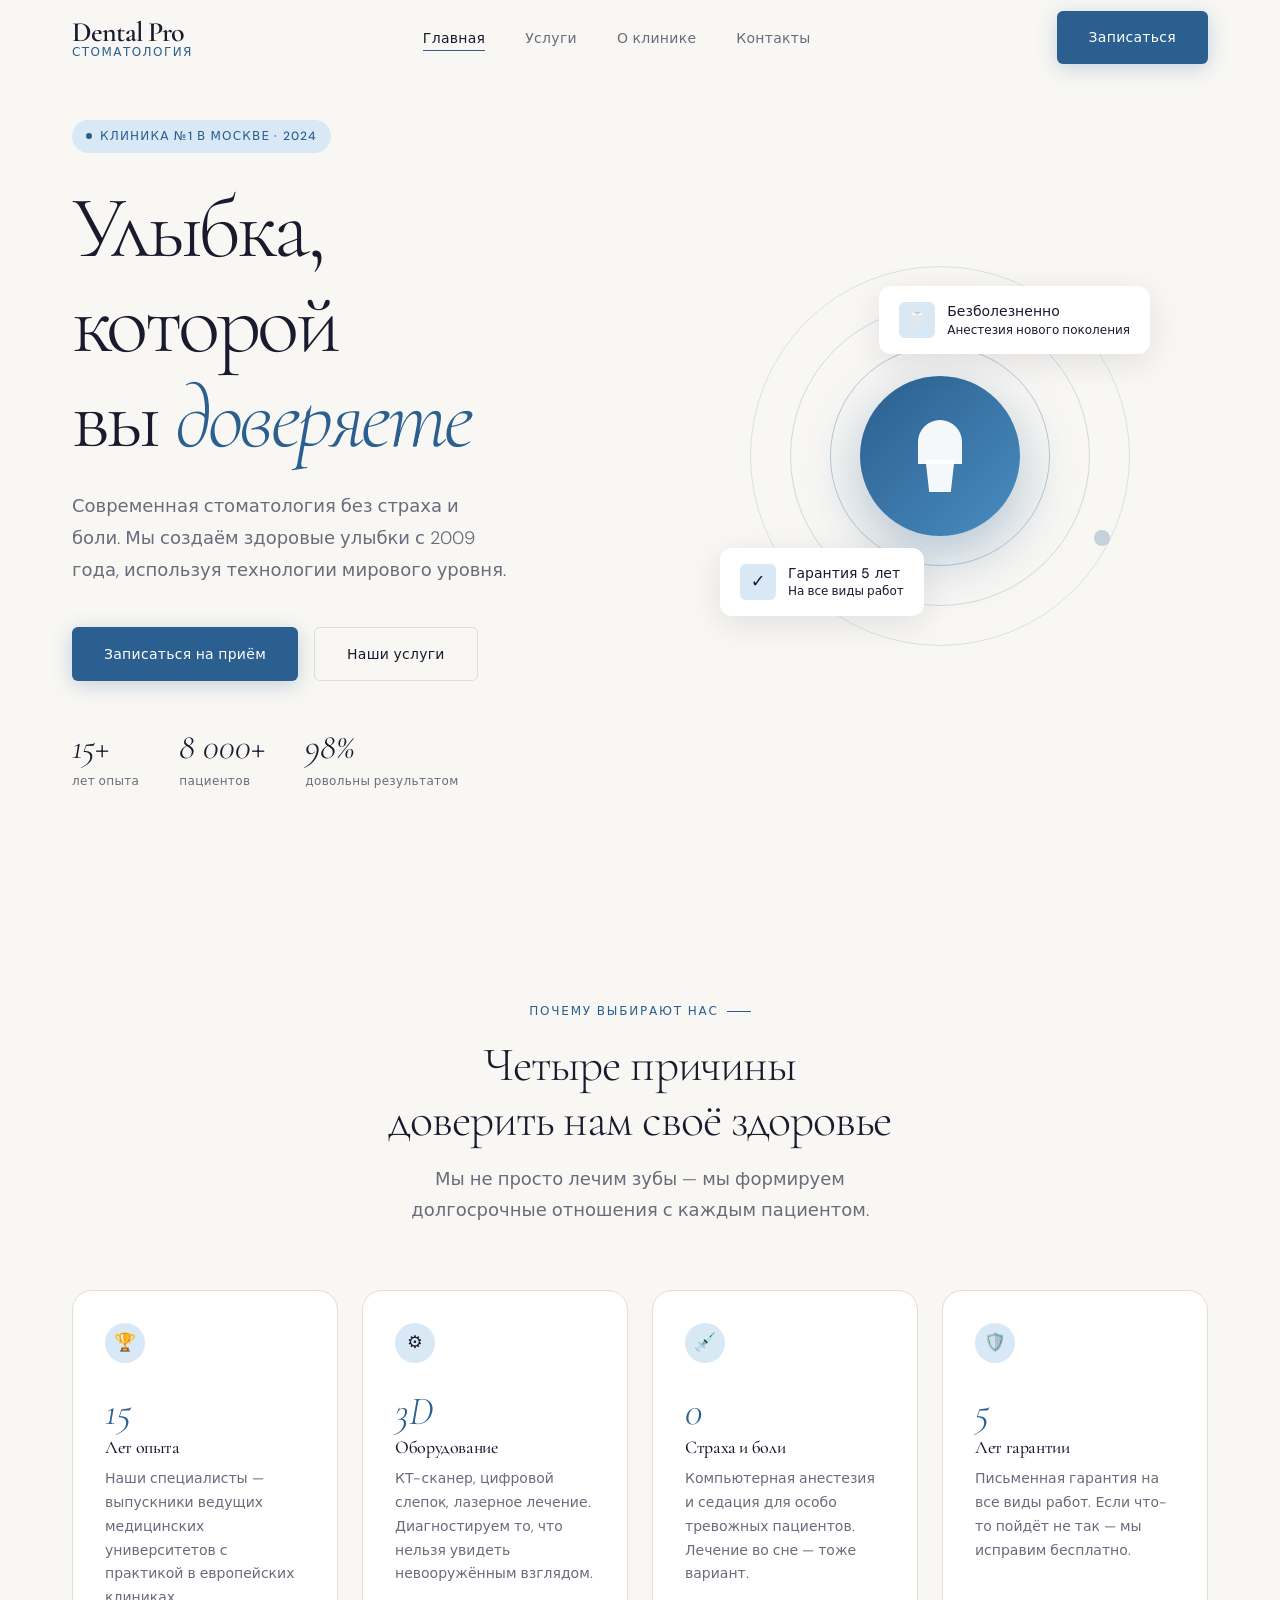
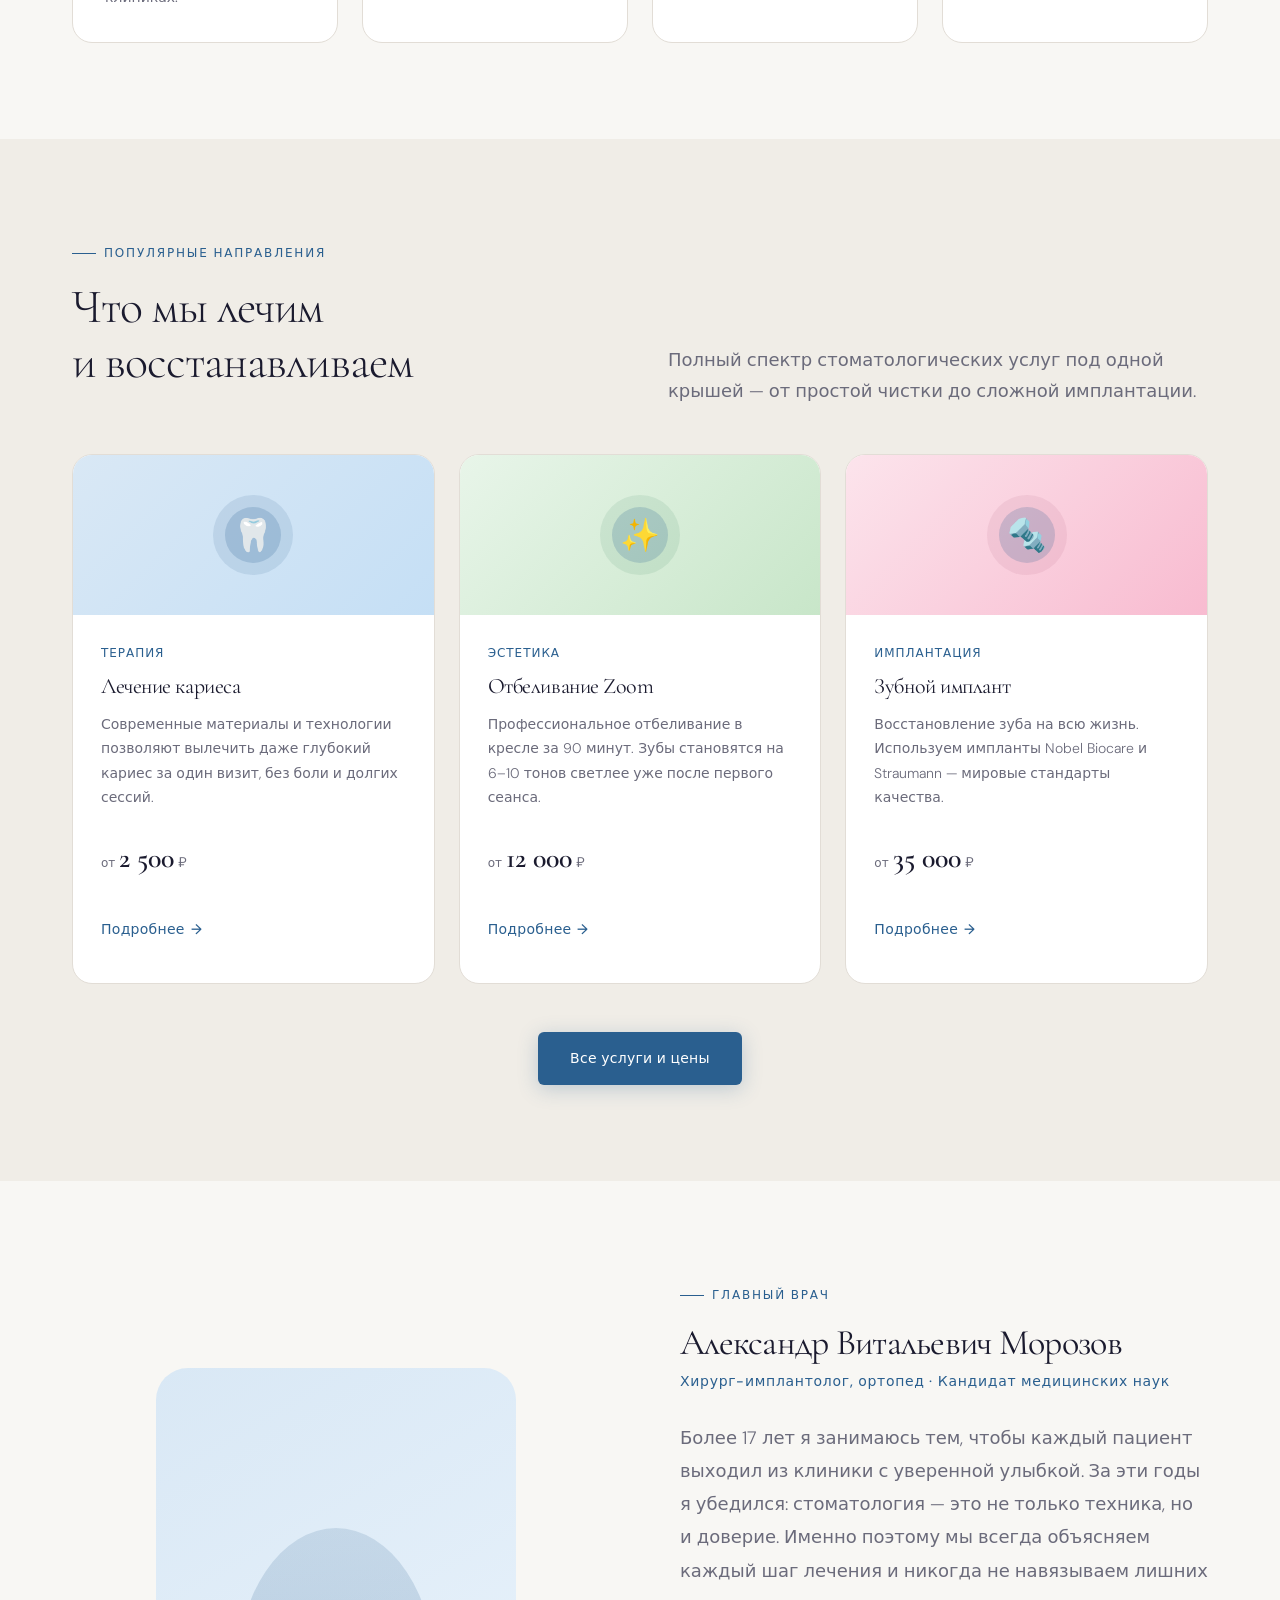
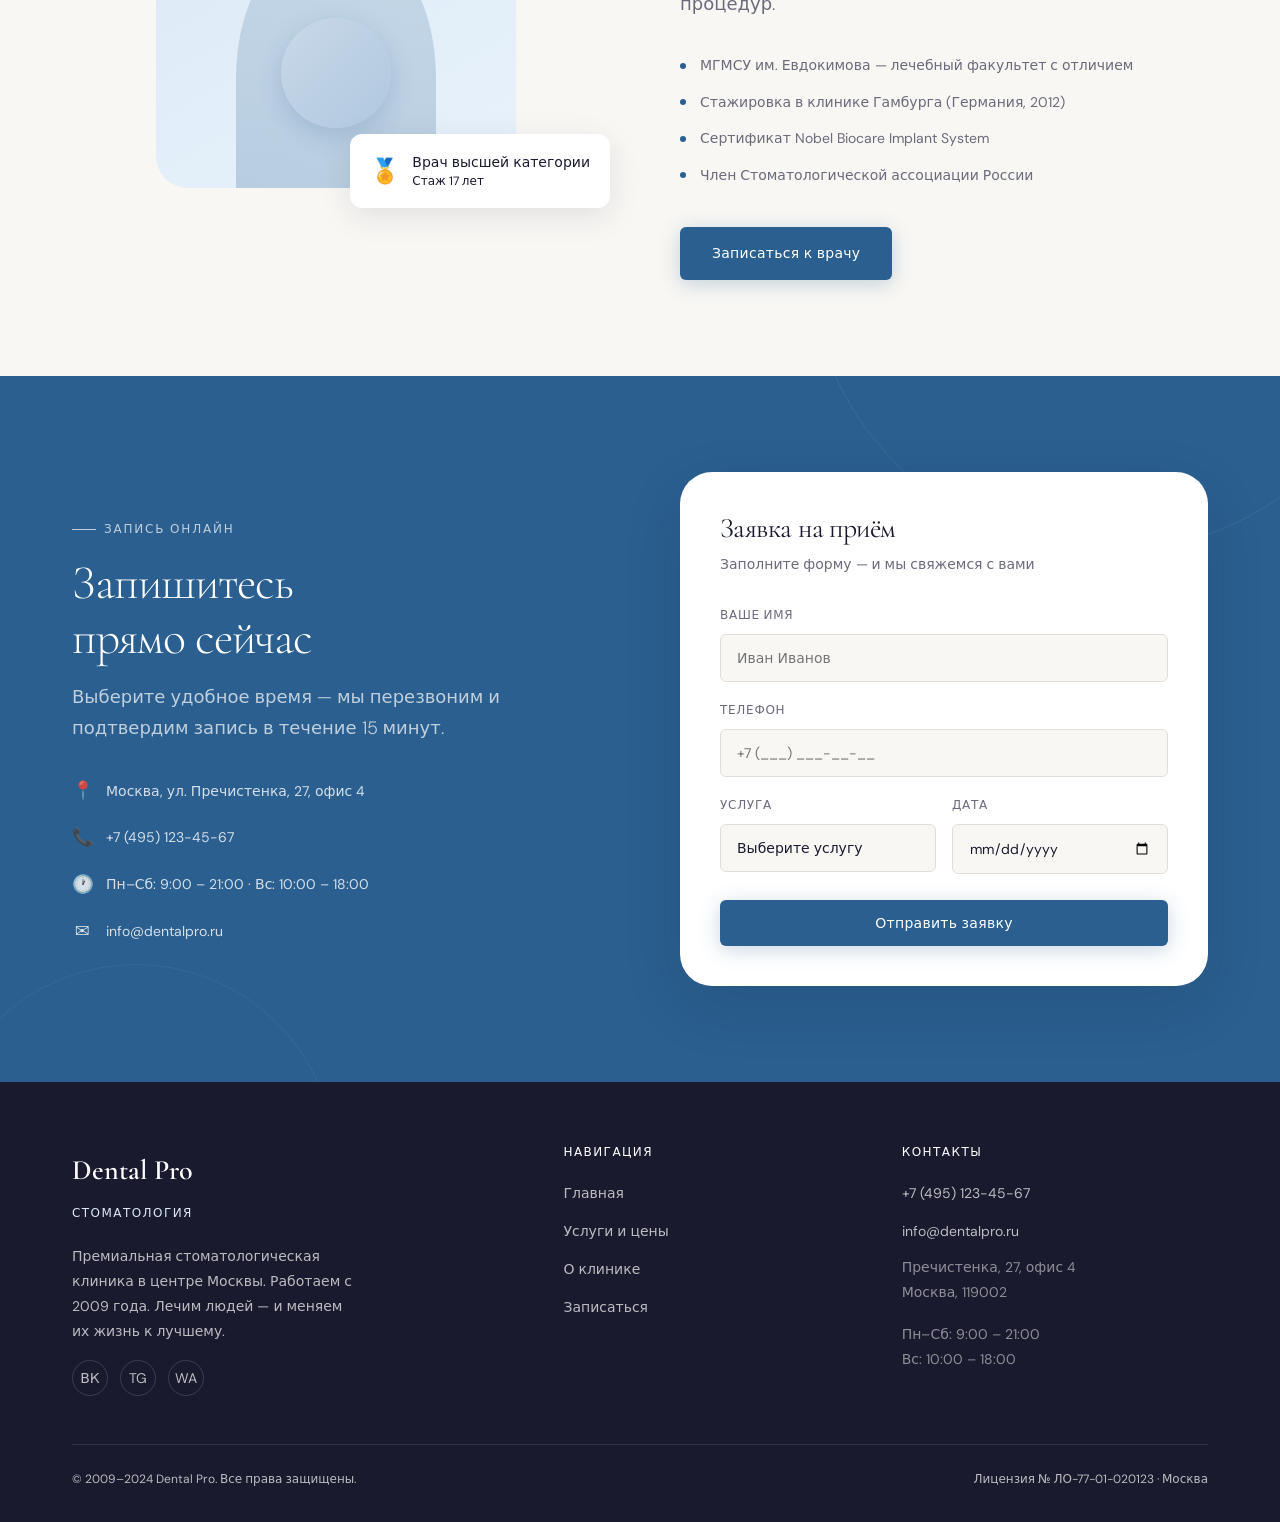
<file: dentalblade/index.html>
<!DOCTYPE html>
<html lang="ru">
<head>
  <meta charset="UTF-8">
  <meta name="viewport" content="width=device-width, initial-scale=1.0">
  <meta name="description" content="Dental Pro — премиальная стоматологическая клиника. Лечение, имплантация, отбеливание. Безболезненно, современно, с гарантией.">
  <title>Dental Pro — Премиальная стоматология</title>
  <link rel="stylesheet" href="style.css">
</head>
<body>

  <!-- ═══════════════════════ НАВИГАЦИЯ ═══════════════════════ -->
  <header>
    <nav class="nav" id="nav" role="navigation" aria-label="Главная навигация">
      <div class="container nav-inner">

        <a href="index.html" class="nav-logo" aria-label="Dental Pro — главная">
          <span class="nav-logo-name">Dental Pro</span>
          <span class="nav-logo-sub">Стоматология</span>
        </a>

        <ul class="nav-links" role="list">
          <li><a href="index.html" class="active">Главная</a></li>
          <li><a href="services.html">Услуги</a></li>
          <li><a href="#about">О клинике</a></li>
          <li><a href="#contacts">Контакты</a></li>
        </ul>

        <a href="#booking" class="btn btn-primary nav-cta">Записаться</a>

        <button class="nav-burger" id="burger" aria-label="Открыть меню" aria-expanded="false">
          <span></span>
          <span></span>
          <span></span>
        </button>

      </div>
    </nav>

    <!-- Мобильное меню -->
    <div class="nav-mobile" id="mobile-menu" role="dialog" aria-label="Мобильное меню">
      <a href="index.html">Главная</a>
      <a href="services.html">Услуги</a>
      <a href="#about">О клинике</a>
      <a href="#contacts">Контакты</a>
      <a href="#booking" class="btn btn-primary" style="width:fit-content">Записаться</a>
    </div>
  </header>

  <main>

    <!-- ═══════════════════════ HERO ═══════════════════════ -->
    <section class="hero container" aria-labelledby="hero-title">

      <div class="hero-content">
        <div class="hero-tag" role="note">
          <span class="hero-tag-dot" aria-hidden="true"></span>
          Клиника №1 в Москве · 2024
        </div>

        <h1 class="hero-title" id="hero-title">
          Улыбка,<br>которой<br>вы <em>доверяете</em>
        </h1>

        <p class="hero-text">
          Современная стоматология без страха и боли. Мы создаём здоровые улыбки с 2009 года, используя технологии мирового уровня.
        </p>

        <div class="hero-actions">
          <a href="#booking" class="btn btn-primary">Записаться на приём</a>
          <a href="services.html" class="btn btn-outline">Наши услуги</a>
        </div>

        <div class="hero-stats" role="list" aria-label="Ключевые показатели">
          <div role="listitem">
            <div class="stat-num">15+</div>
            <div class="stat-label">лет опыта</div>
          </div>
          <div role="listitem">
            <div class="stat-num">8 000+</div>
            <div class="stat-label">пациентов</div>
          </div>
          <div role="listitem">
            <div class="stat-num">98%</div>
            <div class="stat-label">довольны результатом</div>
          </div>
        </div>
      </div>

      <!-- CSS-иллюстрация -->
      <div class="hero-visual" aria-hidden="true">
        <div class="illus">
          <div class="illus-ring illus-ring-1"></div>
          <div class="illus-ring illus-ring-2"></div>
          <div class="illus-ring illus-ring-3"></div>
          <div class="illus-center">
            <div class="illus-tooth"></div>
          </div>
          <div class="illus-dot illus-dot-1"></div>
          <div class="illus-dot illus-dot-2"></div>
          <div class="illus-dot illus-dot-3"></div>

          <div class="illus-card illus-card-1">
            <div class="illus-card-icon">🦷</div>
            <div class="illus-card-text">
              <strong>Безболезненно</strong>
              Анестезия нового поколения
            </div>
          </div>

          <div class="illus-card illus-card-2">
            <div class="illus-card-icon">✓</div>
            <div class="illus-card-text">
              <strong>Гарантия 5 лет</strong>
              На все виды работ
            </div>
          </div>
        </div>
      </div>

    </section>

    <!-- ═══════════════════════ ПРЕИМУЩЕСТВА ═══════════════════════ -->
    <section class="features" aria-labelledby="features-title">
      <div class="container">
        <div class="features-header">
          <div class="section-label">Почему выбирают нас</div>
          <h2 class="section-title" id="features-title">Четыре причины<br>доверить нам своё здоровье</h2>
          <p class="section-subtitle">Мы не просто лечим зубы — мы формируем долгосрочные отношения с каждым пациентом.</p>
        </div>

        <div class="features-grid">

          <article class="feature-card reveal">
            <div class="feature-icon" aria-hidden="true">🏆</div>
            <div class="feature-num">15</div>
            <h3>Лет опыта</h3>
            <p>Наши специалисты — выпускники ведущих медицинских университетов с практикой в европейских клиниках.</p>
          </article>

          <article class="feature-card reveal reveal-delay-1">
            <div class="feature-icon" aria-hidden="true">⚙️</div>
            <div class="feature-num">3D</div>
            <h3>Оборудование</h3>
            <p>КТ-сканер, цифровой слепок, лазерное лечение. Диагностируем то, что нельзя увидеть невооружённым взглядом.</p>
          </article>

          <article class="feature-card reveal reveal-delay-2">
            <div class="feature-icon" aria-hidden="true">💉</div>
            <div class="feature-num">0</div>
            <h3>Страха и боли</h3>
            <p>Компьютерная анестезия и седация для особо тревожных пациентов. Лечение во сне — тоже вариант.</p>
          </article>

          <article class="feature-card reveal reveal-delay-3">
            <div class="feature-icon" aria-hidden="true">🛡️</div>
            <div class="feature-num">5</div>
            <h3>Лет гарантии</h3>
            <p>Письменная гарантия на все виды работ. Если что-то пойдёт не так — мы исправим бесплатно.</p>
          </article>

        </div>
      </div>
    </section>

    <!-- ═══════════════════════ УСЛУГИ (ПРЕВЬЮ) ═══════════════════════ -->
    <section class="services-preview" aria-labelledby="services-title">
      <div class="container">
        <div class="services-preview-header">
          <div>
            <div class="section-label">Популярные направления</div>
            <h2 class="section-title" id="services-title">Что мы лечим<br>и восстанавливаем</h2>
          </div>
          <p class="section-subtitle">Полный спектр стоматологических услуг под одной крышей — от простой чистки до сложной имплантации.</p>
        </div>

        <div class="services-cards">

          <article class="service-card reveal">
            <div class="service-card-visual">
              <div class="service-card-visual-shape">
                <span class="service-card-visual-icon" aria-hidden="true">🦷</span>
              </div>
            </div>
            <div class="service-card-body">
              <div class="service-tag">Терапия</div>
              <h3>Лечение кариеса</h3>
              <p>Современные материалы и технологии позволяют вылечить даже глубокий кариес за один визит, без боли и долгих сессий.</p>
              <div class="service-price">
                <span class="service-price-from">от</span>
                <span class="service-price-num">2 500</span>
                <span class="service-price-currency">₽</span>
              </div>
              <a href="services.html" class="btn btn-ghost">Подробнее</a>
            </div>
          </article>

          <article class="service-card reveal reveal-delay-1">
            <div class="service-card-visual" style="background: linear-gradient(135deg, #e8f5e9 0%, #c8e6c9 100%);">
              <div class="service-card-visual-shape" style="background: rgba(40,120,80,.1);">
                <span class="service-card-visual-icon" aria-hidden="true">✨</span>
              </div>
            </div>
            <div class="service-card-body">
              <div class="service-tag">Эстетика</div>
              <h3>Отбеливание Zoom</h3>
              <p>Профессиональное отбеливание в кресле за 90 минут. Зубы становятся на 6–10 тонов светлее уже после первого сеанса.</p>
              <div class="service-price">
                <span class="service-price-from">от</span>
                <span class="service-price-num">12 000</span>
                <span class="service-price-currency">₽</span>
              </div>
              <a href="services.html" class="btn btn-ghost">Подробнее</a>
            </div>
          </article>

          <article class="service-card reveal reveal-delay-2">
            <div class="service-card-visual" style="background: linear-gradient(135deg, #fce4ec 0%, #f8bbd0 100%);">
              <div class="service-card-visual-shape" style="background: rgba(140,40,80,.08);">
                <span class="service-card-visual-icon" aria-hidden="true">🔩</span>
              </div>
            </div>
            <div class="service-card-body">
              <div class="service-tag">Имплантация</div>
              <h3>Зубной имплант</h3>
              <p>Восстановление зуба на всю жизнь. Используем импланты Nobel Biocare и Straumann — мировые стандарты качества.</p>
              <div class="service-price">
                <span class="service-price-from">от</span>
                <span class="service-price-num">35 000</span>
                <span class="service-price-currency">₽</span>
              </div>
              <a href="services.html" class="btn btn-ghost">Подробнее</a>
            </div>
          </article>

        </div>

        <div class="services-cta reveal">
          <a href="services.html" class="btn btn-primary">Все услуги и цены</a>
        </div>
      </div>
    </section>

    <!-- ═══════════════════════ О ВРАЧЕ ═══════════════════════ -->
    <section class="doctor" id="about" aria-labelledby="doctor-title">
      <div class="container doctor-inner">

        <div class="doctor-avatar-wrap reveal" aria-hidden="true">
          <div class="doctor-avatar-bg"></div>
          <div class="doctor-badge">
            <div class="doctor-badge-icon">🏅</div>
            <div class="doctor-badge-text">
              <strong>Врач высшей категории</strong>
              Стаж 17 лет
            </div>
          </div>
        </div>

        <div class="doctor-content reveal reveal-delay-1">
          <div class="section-label">Главный врач</div>
          <h2 class="doctor-name" id="doctor-title">Александр Витальевич Морозов</h2>
          <div class="doctor-title">Хирург-имплантолог, ортопед · Кандидат медицинских наук</div>
          <p class="doctor-bio">
            Более 17 лет я занимаюсь тем, чтобы каждый пациент выходил из клиники с уверенной улыбкой. За эти годы я убедился: стоматология — это не только техника, но и доверие. Именно поэтому мы всегда объясняем каждый шаг лечения и никогда не навязываем лишних процедур.
          </p>

          <ul class="doctor-credentials" role="list">
            <li class="credential-item">
              <div class="credential-dot" aria-hidden="true"></div>
              МГМСУ им. Евдокимова — лечебный факультет с отличием
            </li>
            <li class="credential-item">
              <div class="credential-dot" aria-hidden="true"></div>
              Стажировка в клинике Гамбурга (Германия, 2012)
            </li>
            <li class="credential-item">
              <div class="credential-dot" aria-hidden="true"></div>
              Сертификат Nobel Biocare Implant System
            </li>
            <li class="credential-item">
              <div class="credential-dot" aria-hidden="true"></div>
              Член Стоматологической ассоциации России
            </li>
          </ul>

          <a href="#booking" class="btn btn-primary">Записаться к врачу</a>
        </div>

      </div>
    </section>

    <!-- ═══════════════════════ ФОРМА ЗАПИСИ ═══════════════════════ -->
    <section class="booking" id="booking" aria-labelledby="booking-title">
      <div class="container booking-inner">

        <div class="booking-content reveal">
          <div class="section-label">Запись онлайн</div>
          <h2 class="section-title" id="booking-title">Запишитесь<br>прямо сейчас</h2>
          <p class="section-subtitle">Выберите удобное время — мы перезвоним и подтвердим запись в течение 15 минут.</p>

          <ul class="booking-info" role="list">
            <li class="booking-info-item">
              <span aria-hidden="true">📍</span>
              <span>Москва, ул. Пречистенка, 27, офис 4</span>
            </li>
            <li class="booking-info-item">
              <span aria-hidden="true">📞</span>
              <span><a href="tel:+74951234567" style="color:inherit">+7 (495) 123-45-67</a></span>
            </li>
            <li class="booking-info-item">
              <span aria-hidden="true">🕐</span>
              <span>Пн–Сб: 9:00 – 21:00 · Вс: 10:00 – 18:00</span>
            </li>
            <li class="booking-info-item">
              <span aria-hidden="true">✉️</span>
              <span><a href="mailto:info@dentalpro.ru" style="color:inherit">info@dentalpro.ru</a></span>
            </li>
          </ul>
        </div>

        <div class="booking-form-wrap reveal reveal-delay-2">
          <h3>Заявка на приём</h3>
          <p>Заполните форму — и мы свяжемся с вами</p>

          <form action="#" method="post" novalidate aria-label="Форма записи на приём">
            <div class="form-group">
              <label for="name" class="form-label">Ваше имя</label>
              <input
                type="text"
                id="name"
                name="name"
                class="form-control"
                placeholder="Иван Иванов"
                required
                autocomplete="name"
              >
            </div>

            <div class="form-group">
              <label for="phone" class="form-label">Телефон</label>
              <input
                type="tel"
                id="phone"
                name="phone"
                class="form-control"
                placeholder="+7 (___) ___-__-__"
                required
                autocomplete="tel"
              >
            </div>

            <div class="form-row">
              <div class="form-group">
                <label for="service" class="form-label">Услуга</label>
                <select id="service" name="service" class="form-control">
                  <option value="" disabled selected>Выберите услугу</option>
                  <option value="consultation">Консультация</option>
                  <option value="caries">Лечение кариеса</option>
                  <option value="whitening">Отбеливание</option>
                  <option value="implant">Имплантация</option>
                  <option value="orthodontics">Ортодонтия</option>
                  <option value="surgery">Хирургия</option>
                  <option value="other">Другое</option>
                </select>
              </div>

              <div class="form-group">
                <label for="date" class="form-label">Дата</label>
                <input
                  type="date"
                  id="date"
                  name="date"
                  class="form-control"
                >
              </div>
            </div>

            <button type="submit" class="btn btn-primary form-submit">
              Отправить заявку
            </button>
          </form>
        </div>

      </div>
    </section>

  </main>

  <!-- ═══════════════════════ FOOTER ═══════════════════════ -->
  <footer class="footer" id="contacts" role="contentinfo">
    <div class="container">
      <div class="footer-grid">

        <div class="footer-col">
          <div class="footer-logo-name">Dental Pro</div>
          <div class="footer-logo-sub">Стоматология</div>
          <p class="footer-desc">
            Премиальная стоматологическая клиника в центре Москвы. Работаем с 2009 года. Лечим людей — и меняем их жизнь к лучшему.
          </p>
          <div class="footer-socials" role="list" aria-label="Социальные сети">
            <a href="#" class="social-link" role="listitem" aria-label="ВКонтакте">ВК</a>
            <a href="#" class="social-link" role="listitem" aria-label="Telegram">TG</a>
            <a href="#" class="social-link" role="listitem" aria-label="WhatsApp">WA</a>
          </div>
        </div>

        <div class="footer-col">
          <h4>Навигация</h4>
          <ul role="list">
            <li><a href="index.html">Главная</a></li>
            <li><a href="services.html">Услуги и цены</a></li>
            <li><a href="#about">О клинике</a></li>
            <li><a href="#booking">Записаться</a></li>
          </ul>
        </div>

        <div class="footer-col">
          <h4>Контакты</h4>
          <ul role="list">
            <li><a href="tel:+74951234567">+7 (495) 123-45-67</a></li>
            <li><a href="mailto:info@dentalpro.ru">info@dentalpro.ru</a></li>
            <li style="color: rgba(255,255,255,.5); font-size: var(--fs-sm);">Пречистенка, 27, офис 4<br>Москва, 119002</li>
            <li style="color: rgba(255,255,255,.5); font-size: var(--fs-sm); margin-top:.5rem;">Пн–Сб: 9:00 – 21:00<br>Вс: 10:00 – 18:00</li>
          </ul>
        </div>

      </div>

      <div class="footer-bottom">
        <span>© 2009–2024 Dental Pro. Все права защищены.</span>
        <span>Лицензия № ЛО-77-01-020123 · Москва</span>
      </div>
    </div>
  </footer>

  <script src="script.js"></script>
</body>
</html>
</file>
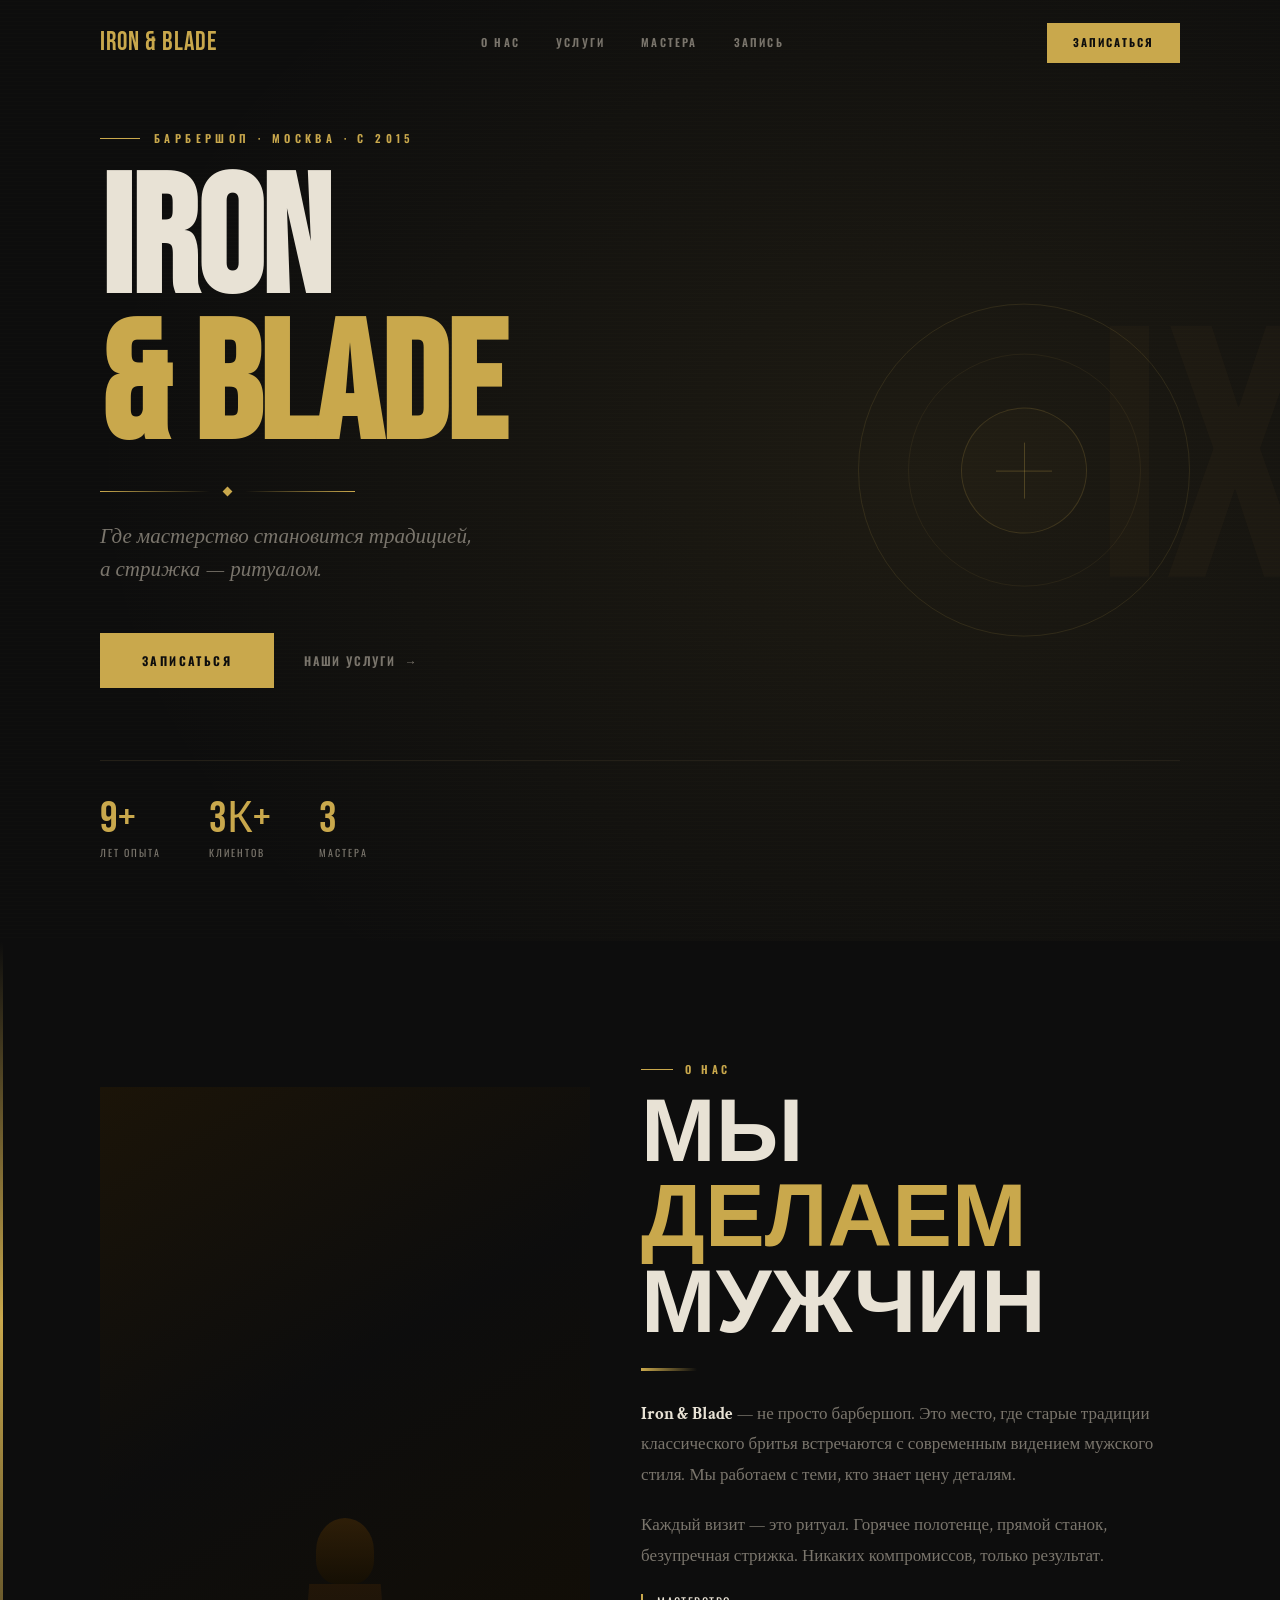
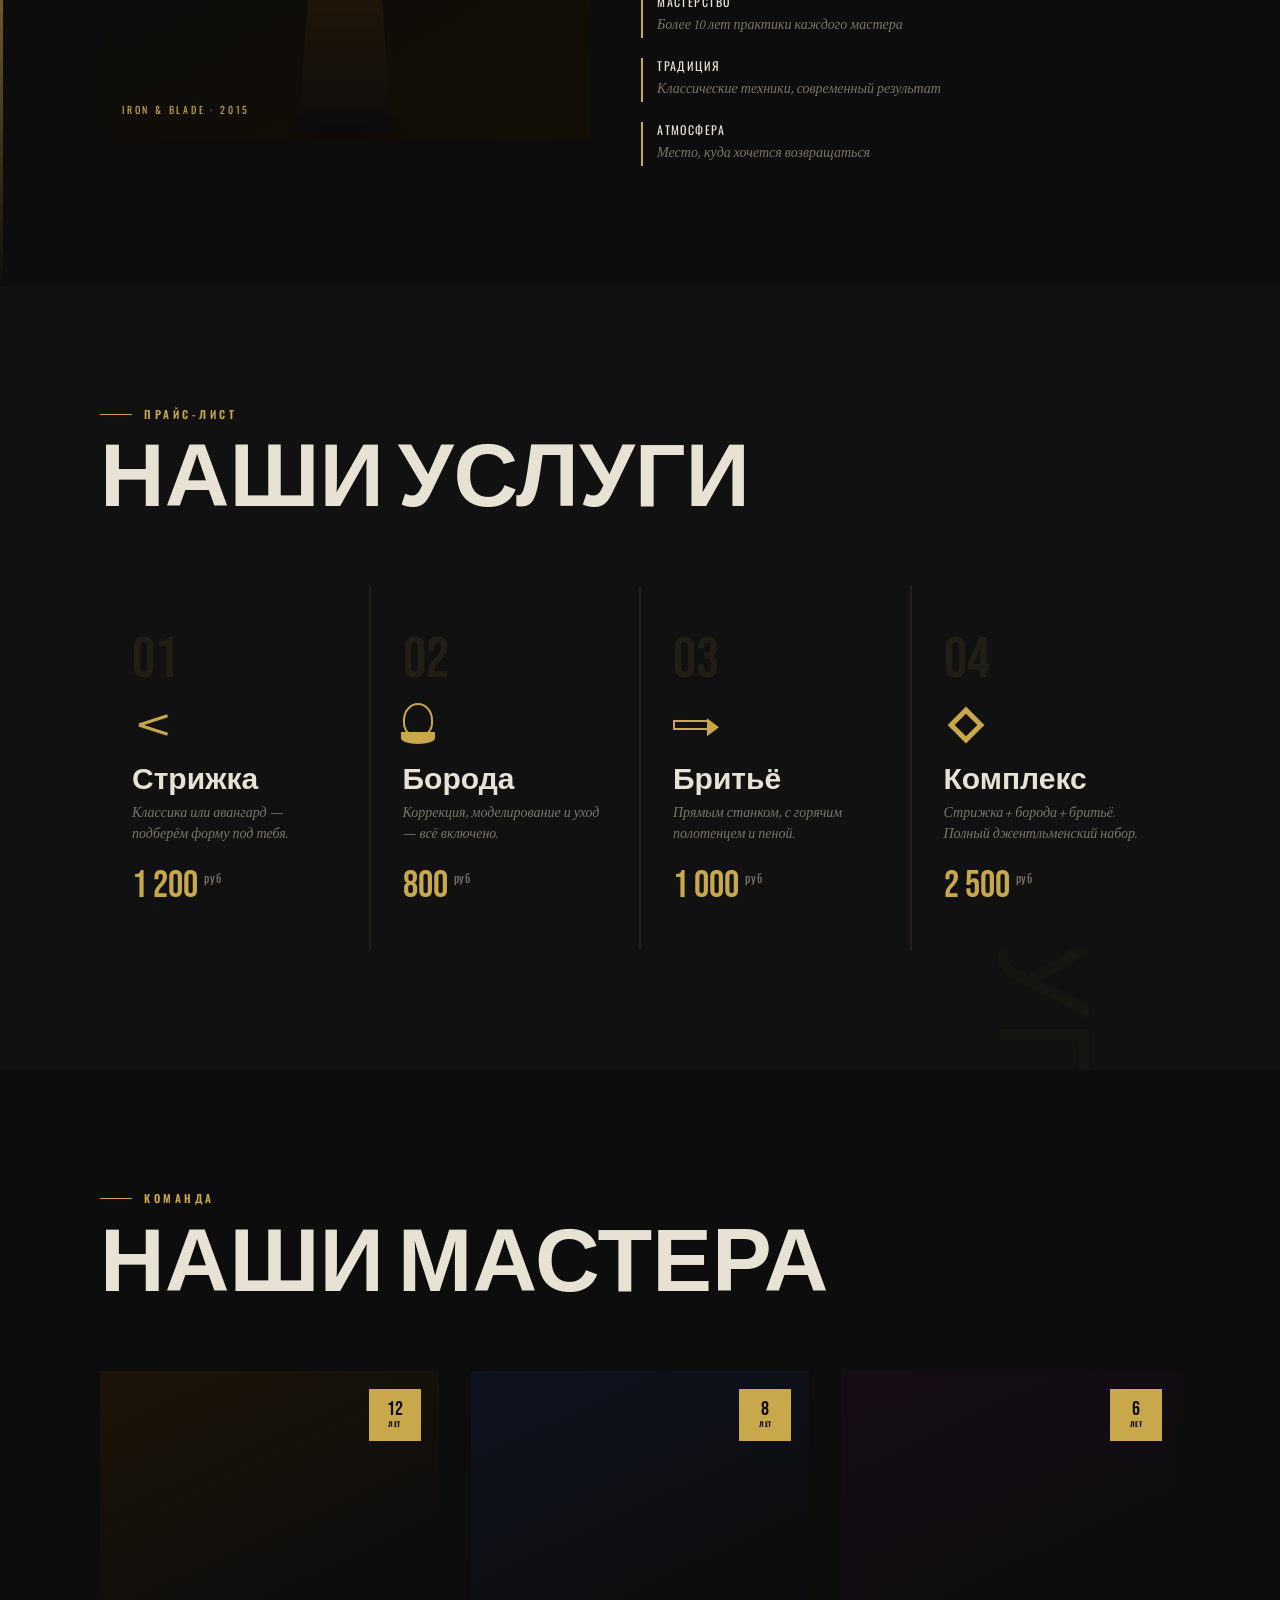
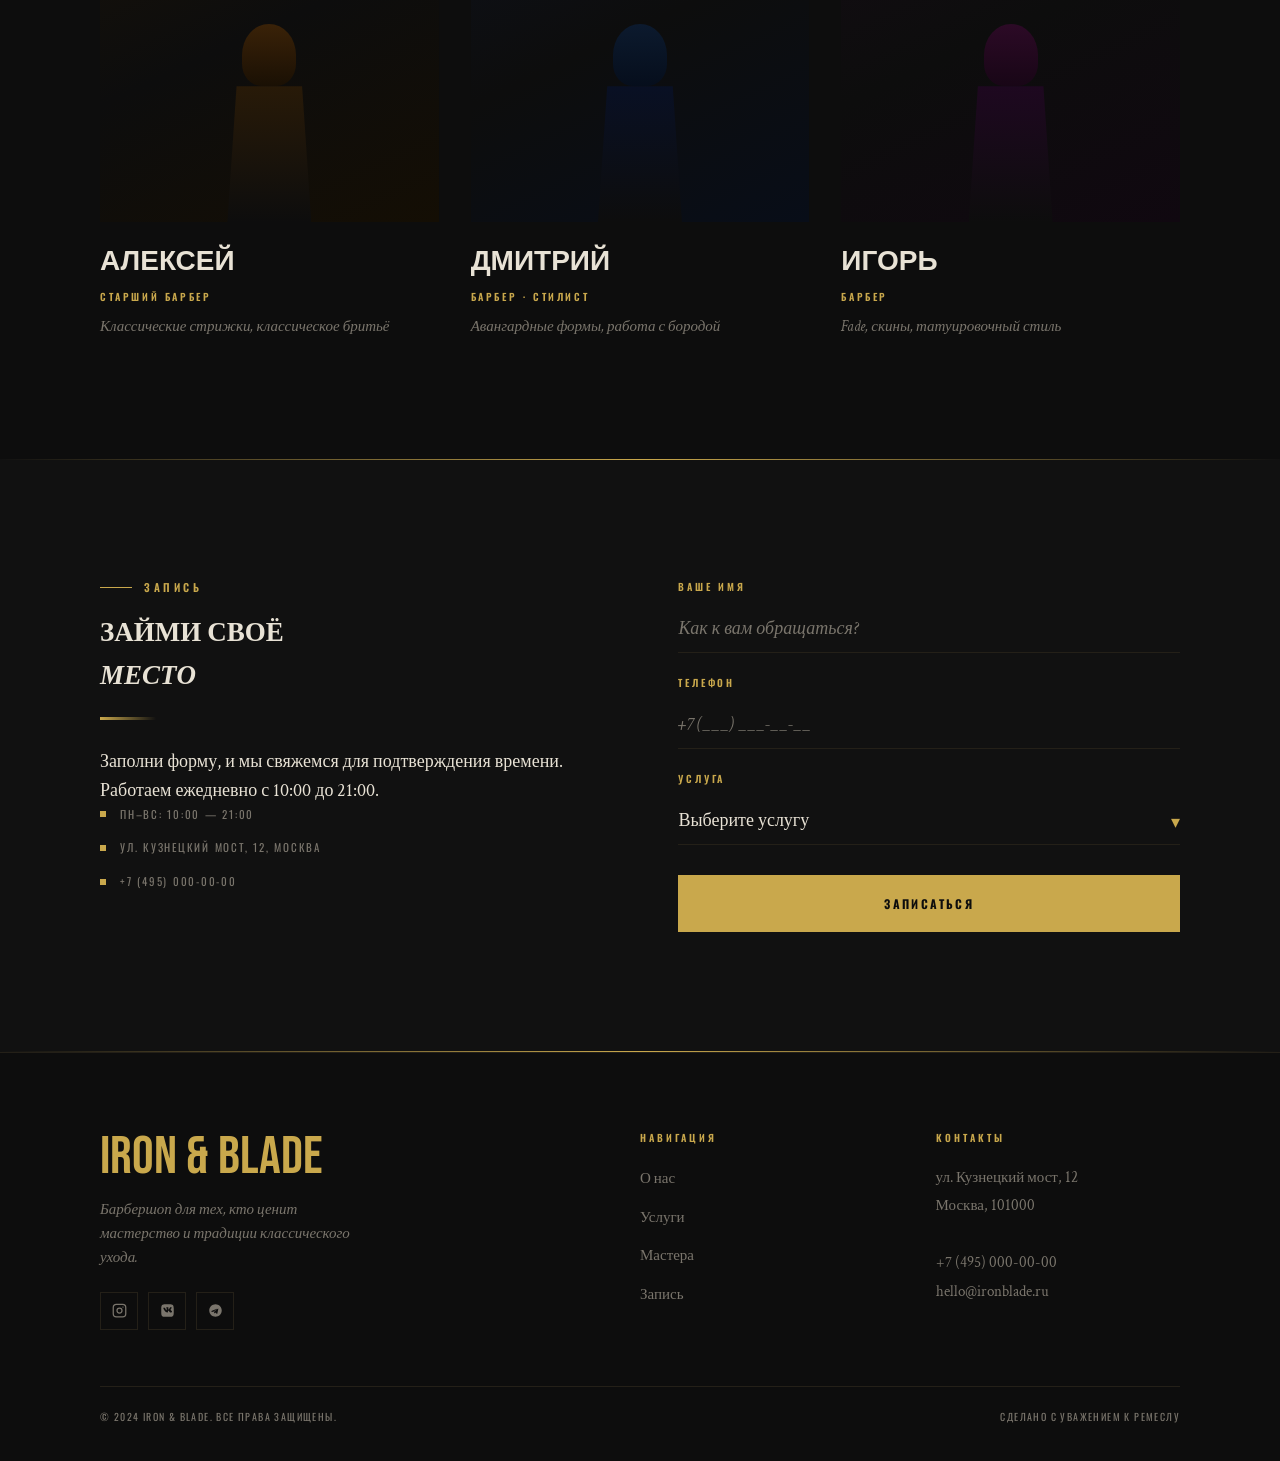
<file: ironblade/index.html>
<!DOCTYPE html>
<html lang="ru">
<head>
<meta charset="UTF-8">
<meta name="viewport" content="width=device-width, initial-scale=1.0">
<title>IRON &amp; BLADE — Барбершоп</title>
<style>
@import url('https://fonts.googleapis.com/css2?family=Bebas+Neue&family=Oswald:wght@400;600;700&family=Crimson+Text:ital,wght@0,400;0,600;1,400&display=swap');

/* ===== Custom Properties ===== */
:root {
  --bg:        #0d0d0d;
  --bg-alt:    #111111;
  --bg-card:   #141414;
  --gold:      #c9a84c;
  --gold-lt:   #e0bc62;
  --gold-dk:   #9a7d30;
  --text:      #e8e2d5;
  --muted:     #7a756c;
  --border:    #242018;
  --f-display: 'Bebas Neue', sans-serif;
  --f-head:    'Oswald', sans-serif;
  --f-body:    'Crimson Text', Georgia, serif;
  --pad:       clamp(60px, 10vw, 120px);
  --wrap:      1200px;
  --gap:       clamp(20px, 4vw, 60px);
}

/* ===== Reset ===== */
*, *::before, *::after { box-sizing: border-box; margin: 0; padding: 0; }
html { scroll-behavior: smooth; }
body {
  background: var(--bg);
  color: var(--text);
  font-family: var(--f-body);
  font-size: 18px;
  line-height: 1.6;
  overflow-x: hidden;
}
a { color: inherit; }
img, svg { display: block; }

/* ===== Layout ===== */
.wrap {
  width: 100%;
  max-width: var(--wrap);
  margin: 0 auto;
  padding: 0 clamp(20px, 5vw, 60px);
}

/* ===== Shared micro-components ===== */
.eyebrow {
  font-family: var(--f-head);
  font-size: 11px;
  font-weight: 600;
  letter-spacing: .32em;
  text-transform: uppercase;
  color: var(--gold);
  display: flex;
  align-items: center;
  gap: 12px;
  margin-bottom: 14px;
}
.eyebrow::before {
  content: '';
  width: 32px; height: 1px;
  background: var(--gold);
  flex-shrink: 0;
}
.sec-title {
  font-family: var(--f-display);
  font-size: clamp(44px, 7vw, 90px);
  line-height: .95;
  color: var(--text);
}
.gold-bar {
  width: 56px; height: 3px;
  background: linear-gradient(90deg, var(--gold), transparent);
  margin: 20px 0 28px;
}

/* ===== Scroll animations ===== */
.reveal {
  opacity: 0;
  transform: translateY(28px);
  transition: opacity .75s ease, transform .75s ease;
}
.reveal.in { opacity: 1; transform: none; }

/* ===== NAV ===== */
nav {
  position: fixed; top: 0; left: 0; right: 0;
  z-index: 200;
  padding: 22px 0;
  transition: background .3s, padding .3s, border .3s;
}
nav.stuck {
  background: rgba(13,13,13,.96);
  backdrop-filter: blur(12px);
  padding: 14px 0;
  border-bottom: 1px solid var(--border);
}
nav .wrap { display: flex; align-items: center; justify-content: space-between; }
.nav-logo {
  font-family: var(--f-display);
  font-size: 26px;
  color: var(--gold);
  text-decoration: none;
  letter-spacing: .04em;
}
.nav-links {
  display: flex; gap: 36px; list-style: none;
}
.nav-links a {
  font-family: var(--f-head);
  font-size: 11px; font-weight: 600;
  letter-spacing: .2em; text-transform: uppercase;
  text-decoration: none; color: var(--muted);
  transition: color .2s;
}
.nav-links a:hover { color: var(--gold); }
.nav-btn {
  font-family: var(--f-head);
  font-size: 11px; font-weight: 700;
  letter-spacing: .18em; text-transform: uppercase;
  background: var(--gold); color: var(--bg);
  padding: 11px 26px; text-decoration: none;
  transition: background .2s;
}
.nav-btn:hover { background: var(--gold-lt); }
/* Hamburger */
.burger {
  display: none; flex-direction: column; gap: 5px;
  background: none; border: none; cursor: pointer; padding: 4px;
}
.burger span {
  display: block; width: 22px; height: 2px;
  background: var(--text); transition: all .25s;
}

/* ===== HERO ===== */
#hero {
  position: relative;
  min-height: 100vh;
  display: flex; align-items: center;
  padding: 130px 0 80px;
  overflow: hidden;
}
/* Scanline + radial glow texture */
#hero::before {
  content: '';
  position: absolute; inset: 0;
  background:
    repeating-linear-gradient(0deg, transparent, transparent 3px, rgba(201,168,76,.012) 3px, rgba(201,168,76,.012) 4px),
    radial-gradient(ellipse 65% 70% at 72% 50%, rgba(201,168,76,.09) 0%, transparent 100%);
  pointer-events: none;
}
/* Giant ghost numeral */
#hero::after {
  content: 'IX';
  position: absolute; right: -30px; top: 50%;
  transform: translateY(-50%);
  font-family: var(--f-display);
  font-size: clamp(180px, 28vw, 380px);
  color: rgba(201,168,76,.032);
  line-height: 1;
  pointer-events: none; user-select: none;
}
.hero-inner { position: relative; z-index: 1; }
.hero-kicker {
  font-family: var(--f-head);
  font-size: 11px; font-weight: 600;
  letter-spacing: .4em; text-transform: uppercase;
  color: var(--gold);
  display: flex; align-items: center; gap: 14px;
  margin-bottom: 22px;
}
.hero-kicker::before { content: ''; width: 40px; height: 1px; background: var(--gold); }
.hero-h1 {
  font-family: var(--f-display);
  font-size: clamp(68px, 13vw, 172px);
  line-height: .88;
  letter-spacing: -.01em;
}
.hero-h1 em { display: block; color: var(--gold); font-style: normal; }
/* Diamond divider */
.hero-div {
  display: flex; align-items: center; gap: 14px;
  margin: 26px 0;
}
.hero-div::before, .hero-div::after {
  content: ''; flex: 1; max-width: 110px; height: 1px;
}
.hero-div::before { background: linear-gradient(90deg, var(--gold), transparent); }
.hero-div::after  { background: linear-gradient(270deg, var(--gold), transparent); }
.hero-div i { width: 7px; height: 7px; background: var(--gold); transform: rotate(45deg); }
.hero-sub {
  font-size: clamp(16px, 2vw, 21px);
  font-style: italic;
  color: var(--muted);
  max-width: 400px; margin-bottom: 46px;
  line-height: 1.55;
}
.hero-actions { display: flex; align-items: center; gap: 30px; flex-wrap: wrap; }
/* Primary button */
.btn-gold {
  display: inline-block;
  font-family: var(--f-head); font-size: 12px; font-weight: 700;
  letter-spacing: .2em; text-transform: uppercase;
  color: var(--bg); background: var(--gold);
  padding: 18px 42px; text-decoration: none;
  position: relative; overflow: hidden; transition: color .3s;
}
.btn-gold::after {
  content: ''; position: absolute; inset: 0;
  background: var(--gold-lt);
  transform: translateX(-100%); transition: transform .3s;
}
.btn-gold:hover::after { transform: translateX(0); }
.btn-gold span { position: relative; z-index: 1; }
/* Ghost link */
.btn-ghost {
  font-family: var(--f-head); font-size: 12px; font-weight: 600;
  letter-spacing: .15em; text-transform: uppercase;
  color: var(--muted); text-decoration: none;
  display: flex; align-items: center; gap: 9px;
  transition: color .2s;
}
.btn-ghost::after { content: '→'; transition: transform .2s; }
.btn-ghost:hover { color: var(--gold); }
.btn-ghost:hover::after { transform: translateX(5px); }
/* Stats row */
.hero-stats {
  display: flex; gap: 48px; flex-wrap: wrap;
  margin-top: 72px; padding-top: 36px;
  border-top: 1px solid var(--border);
}
.stat-n {
  font-family: var(--f-display); font-size: 44px;
  color: var(--gold); line-height: 1;
}
.stat-l {
  font-family: var(--f-head); font-size: 10px;
  letter-spacing: .2em; text-transform: uppercase;
  color: var(--muted); margin-top: 4px;
}
/* Geometric ornament — circles + cross */
.hero-orn {
  position: absolute; right: clamp(20px, 7vw, 100px); top: 50%;
  transform: translateY(-50%);
  width: clamp(180px, 26vw, 360px); height: clamp(180px, 26vw, 360px);
  pointer-events: none;
}
.orn-c {
  position: absolute; border-radius: 50%;
  border: 1px solid rgba(201,168,76,.13);
}
.orn-c:nth-child(1) { inset: 0; }
.orn-c:nth-child(2) { inset: 15%; border-color: rgba(201,168,76,.08); }
.orn-c:nth-child(3) {
  inset: 31%;
  background: rgba(201,168,76,.025);
  border-color: rgba(201,168,76,.18);
}
.orn-x {
  position: absolute; top: 50%; left: 50%;
  transform: translate(-50%,-50%);
}
.orn-x::before, .orn-x::after {
  content: ''; position: absolute; background: rgba(201,168,76,.28);
}
.orn-x::before { width: 1px; height: 56px; top: -28px; left: 0; }
.orn-x::after  { height: 1px; width: 56px; left: -28px; top: 0; }

/* ===== ABOUT ===== */
#about {
  padding: var(--pad) 0;
  position: relative; overflow: hidden;
}
#about::before {
  content: ''; position: absolute;
  left: 0; top: 0; bottom: 0; width: 3px;
  background: linear-gradient(to bottom, transparent, var(--gold) 40%, transparent);
}
.about-grid {
  display: grid;
  grid-template-columns: 1fr 1.1fr;
  gap: var(--gap);
  align-items: center;
}
/* CSS photo placeholder */
.about-photo {
  position: relative;
  aspect-ratio: 3/4;
  background: var(--bg-card);
  overflow: hidden;
}
.about-photo::before {
  content: ''; position: absolute; inset: 0;
  background:
    linear-gradient(150deg, #1b1408 0%, #0d0d0d 45%, #130e05 100%),
    repeating-linear-gradient(45deg, transparent, transparent 14px,
      rgba(201,168,76,.025) 14px, rgba(201,168,76,.025) 15px);
}
/* Stylised silhouette */
.ph-fig { position: absolute; bottom: 0; left: 50%; transform: translateX(-50%); }
.ph-head {
  width: 58px; height: 66px;
  background: linear-gradient(180deg, #2e1e08 0%, #150f04 100%);
  border-radius: 50% 50% 36% 36%;
  margin: 0 auto;
}
.ph-body {
  width: 94px; height: 150px;
  background: linear-gradient(180deg, #221608 0%, #0d0d0d 100%);
  clip-path: polygon(12% 0%, 88% 0%, 100% 100%, 0% 100%);
  margin: 0 auto;
}
.ph-shadow {
  width: 80%; height: 6px;
  background: rgba(0,0,0,.5);
  filter: blur(10px);
  margin: 0 auto;
}
.ph-tag {
  position: absolute; bottom: 22px; left: 22px;
  font-family: var(--f-head); font-size: 10px;
  letter-spacing: .28em; text-transform: uppercase;
  color: var(--gold);
}
/* Offset border frame */
.ph-frame {
  position: absolute;
  top: 18px; right: -18px; bottom: -18px; left: 18px;
  border: 1px solid rgba(201,168,76,.18);
  pointer-events: none; z-index: -1;
}
.about-body { font-size: 17px; color: var(--muted); line-height: 1.8; margin-bottom: 20px; }
.about-body strong { color: var(--text); }
.about-vals { display: flex; flex-direction: column; gap: 18px; margin-top: 8px; }
.aval { display: flex; align-items: flex-start; gap: 14px; }
.aval-bar { width: 2px; height: 44px; background: var(--gold); flex-shrink: 0; margin-top: 2px; }
.aval-title {
  font-family: var(--f-head); font-size: 12px;
  letter-spacing: .12em; text-transform: uppercase;
  color: var(--text);
}
.aval-sub {
  font-size: 14px; font-style: italic;
  color: var(--muted); margin-top: 3px;
}

/* ===== SERVICES ===== */
#services {
  padding: var(--pad) 0;
  background: var(--bg-alt);
  position: relative; overflow: hidden;
}
#services::before {
  content: 'УСЛУГИ';
  position: absolute; right: -10px; top: 50%;
  transform: translateY(-50%) rotate(90deg) translateX(50%);
  font-family: var(--f-display);
  font-size: clamp(64px, 11vw, 130px);
  color: rgba(201,168,76,.028);
  pointer-events: none; user-select: none; white-space: nowrap;
}
.sec-hdr { margin-bottom: clamp(36px, 5vw, 68px); }

.svc-grid {
  display: grid;
  grid-template-columns: repeat(4, 1fr);
  gap: 2px;
  background: var(--border);
}
.svc-card {
  background: var(--bg-alt);
  padding: clamp(28px, 3.5vw, 50px) clamp(22px, 2.5vw, 36px);
  position: relative; overflow: hidden;
  transition: background .3s;
  cursor: default;
}
.svc-card::after {
  content: ''; position: absolute;
  left: 0; bottom: 0; right: 0; height: 2px;
  background: var(--gold);
  transform: scaleX(0); transform-origin: left;
  transition: transform .4s ease;
}
.svc-card:hover { background: var(--bg-card); }
.svc-card:hover::after { transform: scaleX(1); }
.svc-num {
  font-family: var(--f-display); font-size: 58px;
  color: rgba(201,168,76,.09); line-height: 1;
  margin-bottom: 14px;
  transition: color .3s;
}
.svc-card:hover .svc-num { color: rgba(201,168,76,.18); }
/* CSS service icons */
.svc-ico { width: 44px; height: 44px; margin-bottom: 18px; position: relative; }
/* Scissors */
.ico-scissors::before, .ico-scissors::after {
  content: ''; position: absolute;
  width: 30px; height: 3px; background: var(--gold);
  top: 50%; left: 50%; transform-origin: 0 50%;
}
.ico-scissors::before { transform: translate(-50%,-50%) rotate(-18deg); }
.ico-scissors::after  { transform: translate(-50%,-50%) rotate(18deg); }
/* Beard / face oval */
.ico-beard {
  width: 30px; height: 34px;
  border: 2px solid var(--gold); border-radius: 50% 50% 42% 42%;
  position: absolute; top: 0; left: 0;
}
.ico-beard::after {
  content: ''; position: absolute;
  bottom: -9px; left: -4px; right: -4px; height: 12px;
  background: var(--gold); border-radius: 0 0 50% 50%;
}
/* Straight razor */
.ico-razor {
  width: 36px; height: 10px;
  border: 2px solid var(--gold);
  position: absolute; top: 50%; left: 0;
  transform: translateY(-50%);
}
.ico-razor::after {
  content: ''; position: absolute;
  right: -12px; top: -4px;
  width: 12px; height: 18px;
  background: var(--gold);
  clip-path: polygon(0 0, 100% 50%, 0 100%);
}
/* Diamond */
.ico-diamond {
  position: absolute; top: 50%; left: 50%;
  width: 26px; height: 26px;
  background: var(--gold);
  transform: translate(-50%,-50%) rotate(45deg);
}
.ico-diamond::after {
  content: ''; position: absolute; inset: 5px;
  background: var(--bg-alt);
}
.svc-name {
  font-family: var(--f-display); font-size: 30px;
  color: var(--text); margin-bottom: 8px; line-height: 1;
}
.svc-desc { font-size: 14px; font-style: italic; color: var(--muted); margin-bottom: 22px; line-height: 1.5; }
.svc-price { font-family: var(--f-display); font-size: 38px; color: var(--gold); line-height: 1; }
.svc-price sup { font-family: var(--f-head); font-size: 12px; font-weight: 400; color: var(--muted); letter-spacing: .08em; }

/* ===== MASTERS ===== */
#masters { padding: var(--pad) 0; }
.mst-grid {
  display: grid;
  grid-template-columns: repeat(3, 1fr);
  gap: clamp(16px, 2.5vw, 36px);
}
.mst-card { position: relative; }
/* Avatar block */
.mst-ava {
  aspect-ratio: 3/4;
  background: var(--bg-card);
  position: relative; overflow: hidden;
  margin-bottom: 18px;
}
/* Per-card tinted gradient backgrounds */
.mst-card:nth-child(1) .mst-ava { background: linear-gradient(155deg, #1c1408 0%, #0d0d0d 55%, #140e04 100%); }
.mst-card:nth-child(2) .mst-ava { background: linear-gradient(155deg, #0e1320 0%, #0d0d0d 55%, #080d18 100%); }
.mst-card:nth-child(3) .mst-ava { background: linear-gradient(155deg, #160c16 0%, #0d0d0d 55%, #100810 100%); }
/* Geometric person silhouette */
.ava-fig { position: absolute; bottom: 0; left: 50%; transform: translateX(-50%); }
.ava-head {
  width: 54px; height: 62px;
  border-radius: 50% 50% 36% 36%;
  margin: 0 auto;
}
.mst-card:nth-child(1) .ava-head { background: linear-gradient(180deg, #3a2208 0%, #1a1004 100%); }
.mst-card:nth-child(2) .ava-head { background: linear-gradient(180deg, #0c1a2e 0%, #060e1c 100%); }
.mst-card:nth-child(3) .ava-head { background: linear-gradient(180deg, #2c0a26 0%, #180616 100%); }
.ava-body {
  width: 84px; height: 136px;
  clip-path: polygon(11% 0%, 89% 0%, 100% 100%, 0% 100%);
  margin: 0 auto;
}
.mst-card:nth-child(1) .ava-body { background: linear-gradient(180deg, #281a08 0%, #0d0d0d 100%); }
.mst-card:nth-child(2) .ava-body { background: linear-gradient(180deg, #091024 0%, #0d0d0d 100%); }
.mst-card:nth-child(3) .ava-body { background: linear-gradient(180deg, #1e0820 0%, #0d0d0d 100%); }
/* Hover gold border */
.mst-ava::after {
  content: ''; position: absolute; inset: 0;
  border: 0px solid var(--gold);
  transition: border-width .3s;
}
.mst-card:hover .mst-ava::after { border-width: 2px; }
/* Experience badge */
.mst-badge {
  position: absolute; top: 18px; right: 18px;
  width: 52px; height: 52px;
  background: var(--gold);
  display: flex; flex-direction: column;
  align-items: center; justify-content: center;
  z-index: 2;
}
.mst-badge-n { font-family: var(--f-display); font-size: 20px; color: var(--bg); line-height: 1; }
.mst-badge-l { font-family: var(--f-head); font-size: 7px; font-weight: 700; letter-spacing: .08em; color: var(--bg); text-transform: uppercase; }
.mst-name { font-family: var(--f-display); font-size: 28px; color: var(--text); margin-bottom: 4px; }
.mst-role {
  font-family: var(--f-head); font-size: 10px; font-weight: 600;
  letter-spacing: .26em; text-transform: uppercase;
  color: var(--gold); margin-bottom: 10px;
}
.mst-spec { font-size: 15px; font-style: italic; color: var(--muted); }

/* ===== BOOKING ===== */
#booking {
  padding: var(--pad) 0;
  background: var(--bg-alt);
  position: relative; overflow: hidden;
}
#booking::before, #booking::after {
  content: ''; position: absolute; left: 0; right: 0; height: 1px;
  background: linear-gradient(90deg, transparent, var(--gold), transparent);
}
#booking::before { top: 0; }
#booking::after  { bottom: 0; }
.book-grid {
  display: grid;
  grid-template-columns: 1fr 1fr;
  gap: clamp(36px, 6vw, 100px);
  align-items: start;
}
.book-text h2 {
  font-family: var(--f-display);
  font-size: clamp(40px, 5.5vw, 74px);
  line-height: 1; color: var(--text); margin-bottom: 16px;
}
.book-text h2 em { font-style: normal; color: var(--gold); }
.book-text p { font-size: 16px; color: var(--muted); line-height: 1.7; margin-bottom: 36px; }
.book-info { display: flex; flex-direction: column; gap: 16px; }
.book-info-row {
  display: flex; align-items: center; gap: 14px;
  font-family: var(--f-head); font-size: 11px;
  letter-spacing: .16em; text-transform: uppercase;
  color: var(--muted);
}
.book-dot { width: 6px; height: 6px; background: var(--gold); flex-shrink: 0; }
/* Form */
.form { display: flex; flex-direction: column; gap: 22px; }
.field label {
  display: block;
  font-family: var(--f-head); font-size: 10px; font-weight: 600;
  letter-spacing: .28em; text-transform: uppercase;
  color: var(--gold); margin-bottom: 10px;
}
.field input, .field select {
  width: 100%; background: transparent; border: none;
  border-bottom: 1px solid var(--border);
  padding: 12px 0;
  font-family: var(--f-body); font-size: 18px; color: var(--text);
  outline: none; appearance: none; -webkit-appearance: none;
  transition: border-color .3s;
}
.field input:focus, .field select:focus { border-bottom-color: var(--gold); }
.field input::placeholder { color: var(--muted); font-style: italic; }
.field select option { background: #1a1a1a; color: var(--text); }
.sel-wrap { position: relative; }
.sel-wrap::after {
  content: '▾'; position: absolute; right: 0; top: 55%;
  transform: translateY(-50%); color: var(--gold); pointer-events: none;
}
.form-btn {
  width: 100%; border: none; cursor: pointer;
  background: var(--gold); color: var(--bg);
  font-family: var(--f-head); font-size: 12px; font-weight: 700;
  letter-spacing: .2em; text-transform: uppercase;
  padding: 20px; margin-top: 8px;
  position: relative; overflow: hidden; transition: color .3s;
}
.form-btn::after {
  content: ''; position: absolute; inset: 0;
  background: var(--gold-lt);
  transform: translateY(100%); transition: transform .3s;
}
.form-btn:hover::after { transform: translateY(0); }
.form-btn span { position: relative; z-index: 1; }

/* ===== FOOTER ===== */
footer {
  background: var(--bg);
  padding: clamp(40px, 6vw, 80px) 0 clamp(20px, 3vw, 36px);
  border-top: 1px solid var(--border);
}
.ft-top {
  display: grid;
  grid-template-columns: 2fr 1fr 1fr;
  gap: clamp(28px, 4vw, 60px);
  margin-bottom: clamp(36px, 5vw, 56px);
}
.ft-logo { font-family: var(--f-display); font-size: clamp(30px, 4.5vw, 54px); color: var(--gold); line-height: 1; margin-bottom: 14px; }
.ft-desc { font-size: 15px; font-style: italic; color: var(--muted); line-height: 1.6; max-width: 260px; }
.ft-social { display: flex; gap: 10px; margin-top: 22px; }
.soc-a {
  width: 38px; height: 38px;
  border: 1px solid var(--border);
  display: flex; align-items: center; justify-content: center;
  color: var(--muted); text-decoration: none;
  transition: border-color .2s, color .2s;
}
.soc-a:hover { border-color: var(--gold); color: var(--gold); }
.ft-col-t {
  font-family: var(--f-head); font-size: 10px; font-weight: 600;
  letter-spacing: .3em; text-transform: uppercase;
  color: var(--gold); margin-bottom: 18px;
}
.ft-list { list-style: none; display: flex; flex-direction: column; gap: 10px; }
.ft-list a { font-size: 15px; color: var(--muted); text-decoration: none; transition: color .2s; }
.ft-list a:hover { color: var(--text); }
.ft-addr { font-size: 15px; color: var(--muted); font-style: normal; line-height: 1.9; }
.ft-addr a { color: inherit; text-decoration: none; }
.ft-bot {
  display: flex; justify-content: space-between; align-items: center;
  flex-wrap: wrap; gap: 10px;
  padding-top: 22px; border-top: 1px solid var(--border);
}
.ft-copy { font-family: var(--f-head); font-size: 10px; letter-spacing: .14em; text-transform: uppercase; color: var(--muted); }

/* ===== RESPONSIVE ===== */
@media (max-width: 1024px) {
  .svc-grid { grid-template-columns: repeat(2, 1fr); }
}
@media (max-width: 860px) {
  .about-grid { grid-template-columns: 1fr; }
  .about-photo { aspect-ratio: 16/9; max-height: 280px; }
  .book-grid   { grid-template-columns: 1fr; }
  .ft-top      { grid-template-columns: 1fr 1fr; }
  .ft-top > :first-child { grid-column: 1/-1; }
}
@media (max-width: 640px) {
  .nav-links, .nav-btn { display: none; }
  .burger { display: flex; }
  .nav-links.open {
    display: flex; flex-direction: column; gap: 18px;
    position: fixed; top: 56px; left: 0; right: 0;
    background: var(--bg); padding: 24px;
    border-top: 1px solid var(--border);
  }
  .hero-orn { display: none; }
  .hero-stats { gap: 24px; margin-top: 48px; }
  .mst-grid { grid-template-columns: 1fr; max-width: 300px; margin: 0 auto; }
  .svc-grid { grid-template-columns: 1fr; }
  .ft-top { grid-template-columns: 1fr; }
  .ft-bot { flex-direction: column; text-align: center; }
}
</style>
</head>
<body>

<!-- ===== NAV ===== -->
<nav id="nav">
  <div class="wrap">
    <a href="#" class="nav-logo">IRON &amp; BLADE</a>
    <ul class="nav-links" id="navLinks">
      <li><a href="#about">О нас</a></li>
      <li><a href="#services">Услуги</a></li>
      <li><a href="#masters">Мастера</a></li>
      <li><a href="#booking">Запись</a></li>
    </ul>
    <a href="#booking" class="nav-btn">Записаться</a>
    <button class="burger" id="burger" aria-label="Открыть меню">
      <span></span><span></span><span></span>
    </button>
  </div>
</nav>

<!-- ===== HERO ===== -->
<section id="hero">
  <div class="wrap">
    <div class="hero-inner">
      <p class="hero-kicker reveal">Барбершоп · Москва · с 2015</p>
      <h1 class="hero-h1 reveal">IRON<em>&amp; BLADE</em></h1>
      <div class="hero-div reveal"><i></i></div>
      <p class="hero-sub reveal">Где мастерство становится традицией,<br>а стрижка — ритуалом.</p>
      <div class="hero-actions reveal">
        <a href="#booking" class="btn-gold"><span>Записаться</span></a>
        <a href="#services" class="btn-ghost">Наши услуги</a>
      </div>
      <div class="hero-stats reveal">
        <div><div class="stat-n">9+</div><div class="stat-l">Лет опыта</div></div>
        <div><div class="stat-n">3К+</div><div class="stat-l">Клиентов</div></div>
        <div><div class="stat-n">3</div><div class="stat-l">Мастера</div></div>
      </div>
    </div>
  </div>
  <!-- Geometric ornament -->
  <div class="hero-orn" aria-hidden="true">
    <div class="orn-c"></div>
    <div class="orn-c"></div>
    <div class="orn-c"></div>
    <div class="orn-x"></div>
  </div>
</section>

<!-- ===== ABOUT ===== -->
<section id="about">
  <div class="wrap">
    <div class="about-grid">

      <!-- CSS-only photo placeholder -->
      <div class="about-photo reveal">
        <div class="ph-fig">
          <div class="ph-head"></div>
          <div class="ph-body"></div>
          <div class="ph-shadow"></div>
        </div>
        <div class="ph-tag">Iron &amp; Blade · 2015</div>
        <div class="ph-frame"></div>
      </div>

      <div class="reveal">
        <p class="eyebrow">О нас</p>
        <h2 class="sec-title">МЫ <span style="color:var(--gold)">ДЕЛАЕМ</span><br>МУЖЧИН</h2>
        <div class="gold-bar"></div>
        <p class="about-body">
          <strong>Iron &amp; Blade</strong> — не просто барбершоп. Это место, где старые традиции
          классического бритья встречаются с современным видением мужского стиля.
          Мы работаем с теми, кто знает цену деталям.
        </p>
        <p class="about-body">
          Каждый визит — это ритуал. Горячее полотенце, прямой станок,
          безупречная стрижка. Никаких компромиссов, только результат.
        </p>
        <div class="about-vals">
          <div class="aval">
            <div class="aval-bar"></div>
            <div>
              <div class="aval-title">Мастерство</div>
              <div class="aval-sub">Более 10 лет практики каждого мастера</div>
            </div>
          </div>
          <div class="aval">
            <div class="aval-bar"></div>
            <div>
              <div class="aval-title">Традиция</div>
              <div class="aval-sub">Классические техники, современный результат</div>
            </div>
          </div>
          <div class="aval">
            <div class="aval-bar"></div>
            <div>
              <div class="aval-title">Атмосфера</div>
              <div class="aval-sub">Место, куда хочется возвращаться</div>
            </div>
          </div>
        </div>
      </div>

    </div>
  </div>
</section>

<!-- ===== SERVICES ===== -->
<section id="services">
  <div class="wrap">
    <div class="sec-hdr reveal">
      <p class="eyebrow">Прайс-лист</p>
      <h2 class="sec-title">НАШИ УСЛУГИ</h2>
    </div>
    <div class="svc-grid">

      <article class="svc-card reveal">
        <div class="svc-num">01</div>
        <div class="svc-ico ico-scissors"></div>
        <h3 class="svc-name">Стрижка</h3>
        <p class="svc-desc">Классика или авангард — подберём форму под тебя.</p>
        <div class="svc-price">1 200 <sup>руб</sup></div>
      </article>

      <article class="svc-card reveal">
        <div class="svc-num">02</div>
        <div class="svc-ico"><div class="ico-beard"></div></div>
        <h3 class="svc-name">Борода</h3>
        <p class="svc-desc">Коррекция, моделирование и уход — всё включено.</p>
        <div class="svc-price">800 <sup>руб</sup></div>
      </article>

      <article class="svc-card reveal">
        <div class="svc-num">03</div>
        <div class="svc-ico"><div class="ico-razor"></div></div>
        <h3 class="svc-name">Бритьё</h3>
        <p class="svc-desc">Прямым станком, с горячим полотенцем и пеной.</p>
        <div class="svc-price">1 000 <sup>руб</sup></div>
      </article>

      <article class="svc-card reveal">
        <div class="svc-num">04</div>
        <div class="svc-ico"><div class="ico-diamond"></div></div>
        <h3 class="svc-name">Комплекс</h3>
        <p class="svc-desc">Стрижка + борода + бритьё. Полный джентльменский набор.</p>
        <div class="svc-price">2 500 <sup>руб</sup></div>
      </article>

    </div>
  </div>
</section>

<!-- ===== MASTERS ===== -->
<section id="masters">
  <div class="wrap">
    <div class="sec-hdr reveal">
      <p class="eyebrow">Команда</p>
      <h2 class="sec-title">НАШИ МАСТЕРА</h2>
    </div>
    <div class="mst-grid">

      <article class="mst-card reveal">
        <div class="mst-ava">
          <div class="ava-fig">
            <div class="ava-head"></div>
            <div class="ava-body"></div>
          </div>
          <div class="mst-badge"><div class="mst-badge-n">12</div><div class="mst-badge-l">лет</div></div>
        </div>
        <h3 class="mst-name">АЛЕКСЕЙ</h3>
        <p class="mst-role">Старший барбер</p>
        <p class="mst-spec">Классические стрижки, классическое бритьё</p>
      </article>

      <article class="mst-card reveal">
        <div class="mst-ava">
          <div class="ava-fig">
            <div class="ava-head"></div>
            <div class="ava-body"></div>
          </div>
          <div class="mst-badge"><div class="mst-badge-n">8</div><div class="mst-badge-l">лет</div></div>
        </div>
        <h3 class="mst-name">ДМИТРИЙ</h3>
        <p class="mst-role">Барбер · Стилист</p>
        <p class="mst-spec">Авангардные формы, работа с бородой</p>
      </article>

      <article class="mst-card reveal">
        <div class="mst-ava">
          <div class="ava-fig">
            <div class="ava-head"></div>
            <div class="ava-body"></div>
          </div>
          <div class="mst-badge"><div class="mst-badge-n">6</div><div class="mst-badge-l">лет</div></div>
        </div>
        <h3 class="mst-name">ИГОРЬ</h3>
        <p class="mst-role">Барбер</p>
        <p class="mst-spec">Fade, скины, татуировочный стиль</p>
      </article>

    </div>
  </div>
</section>

<!-- ===== BOOKING ===== -->
<section id="booking">
  <div class="wrap">
    <div class="book-grid">

      <div class="reveal">
        <p class="eyebrow">Запись</p>
        <h2>ЗАЙМИ СВОЁ<br><em>МЕСТО</em></h2>
        <div class="gold-bar"></div>
        <p>Заполни форму, и мы свяжемся для подтверждения времени.<br>Работаем ежедневно с 10:00 до 21:00.</p>
        <div class="book-info">
          <div class="book-info-row"><div class="book-dot"></div>Пн–Вс: 10:00 — 21:00</div>
          <div class="book-info-row"><div class="book-dot"></div>ул. Кузнецкий мост, 12, Москва</div>
          <div class="book-info-row"><div class="book-dot"></div>+7 (495) 000-00-00</div>
        </div>
      </div>

      <form class="form reveal" action="#" method="post" id="bookForm" novalidate>
        <div class="field">
          <label for="fname">Ваше имя</label>
          <input type="text" id="fname" name="name" placeholder="Как к вам обращаться?" required>
        </div>
        <div class="field">
          <label for="fphone">Телефон</label>
          <input type="tel" id="fphone" name="phone" placeholder="+7 (___) ___-__-__" required>
        </div>
        <div class="field">
          <label for="fservice">Услуга</label>
          <div class="sel-wrap">
            <select id="fservice" name="service" required>
              <option value="" disabled selected>Выберите услугу</option>
              <option value="haircut">Стрижка — 1 200 руб.</option>
              <option value="beard">Борода — 800 руб.</option>
              <option value="shave">Бритьё — 1 000 руб.</option>
              <option value="complex">Комплекс — 2 500 руб.</option>
            </select>
          </div>
        </div>
        <button type="submit" class="form-btn"><span id="btnTxt">Записаться</span></button>
      </form>

    </div>
  </div>
</section>

<!-- ===== FOOTER ===== -->
<footer>
  <div class="wrap">
    <div class="ft-top">

      <div>
        <div class="ft-logo">IRON &amp; BLADE</div>
        <p class="ft-desc">Барбершоп для тех, кто ценит мастерство и традиции классического ухода.</p>
        <div class="ft-social">
          <!-- Instagram -->
          <a href="#" class="soc-a" aria-label="Instagram">
            <svg width="15" height="15" viewBox="0 0 24 24" fill="none" stroke="currentColor" stroke-width="2" stroke-linecap="round" stroke-linejoin="round">
              <rect x="2" y="2" width="20" height="20" rx="5"/>
              <circle cx="12" cy="12" r="4"/>
              <circle cx="17.5" cy="6.5" r="1" fill="currentColor" stroke="none"/>
            </svg>
          </a>
          <!-- VK -->
          <a href="#" class="soc-a" aria-label="ВКонтакте">
            <svg width="15" height="15" viewBox="0 0 24 24" fill="currentColor">
              <path d="M15.07 2H8.93C3.33 2 2 3.33 2 8.93v6.14C2 20.67 3.33 22 8.93 22h6.14C20.67 22 22 20.67 22 15.07V8.93C22 3.33 20.67 2 15.07 2zm3.29 13.3h-1.64c-.62 0-.81-.49-1.93-1.61-1-.97-1.44-1.1-1.68-1.1-.27 0-.35.08-.35.46v1.47c0 .33-.1.53-1 .53-1.47 0-3.1-.89-4.24-2.55-1.72-2.42-2.19-4.23-2.19-4.6 0-.24.08-.46.46-.46h1.64c.35 0 .48.16.61.54.68 1.95 1.81 3.66 2.28 3.66.17 0 .25-.08.25-.52V8.55c-.06-1.02-.6-1.1-.6-1.46 0-.19.16-.38.41-.38h2.58c.3 0 .4.16.4.51v2.77c0 .3.13.4.22.4.17 0 .32-.1.64-.43 1-1.11 1.71-2.82 1.71-2.82.1-.19.27-.38.62-.38h1.64c.49 0 .6.25.49.54-.2 1-.2.97-1.09 2.18l-.47.62c-.35.46-.27.65.08 1.05.28.3 1.2 1.22 1.2 1.22.6.6.86 1.12.86 1.47 0 .22-.13.46-.45.46z"/>
            </svg>
          </a>
          <!-- Telegram -->
          <a href="#" class="soc-a" aria-label="Telegram">
            <svg width="15" height="15" viewBox="0 0 24 24" fill="currentColor">
              <path d="M12 2C6.48 2 2 6.48 2 12s4.48 10 10 10 10-4.48 10-10S17.52 2 12 2zm4.64 6.8-1.68 7.93c-.12.56-.47.7-.95.43l-2.6-1.92-1.26 1.21c-.14.14-.26.26-.53.26l.19-2.64 4.84-4.37c.21-.19-.05-.29-.32-.1L7.93 14.3 5.35 13.5c-.56-.18-.58-.56.12-.83l8.92-3.44c.47-.17.88.12.73.82z"/>
            </svg>
          </a>
        </div>
      </div>

      <div>
        <p class="ft-col-t">Навигация</p>
        <ul class="ft-list">
          <li><a href="#about">О нас</a></li>
          <li><a href="#services">Услуги</a></li>
          <li><a href="#masters">Мастера</a></li>
          <li><a href="#booking">Запись</a></li>
        </ul>
      </div>

      <div>
        <p class="ft-col-t">Контакты</p>
        <address class="ft-addr">
          ул. Кузнецкий мост, 12<br>
          Москва, 101000<br><br>
          <a href="tel:+74950000000">+7 (495) 000-00-00</a><br>
          <a href="mailto:hello@ironblade.ru">hello@ironblade.ru</a>
        </address>
      </div>

    </div>
    <div class="ft-bot">
      <p class="ft-copy">© 2024 Iron &amp; Blade. Все права защищены.</p>
      <p class="ft-copy">Сделано с уважением к ремеслу</p>
    </div>
  </div>
</footer>

<script>
// ===== Nav: sticky + mobile toggle =====
const nav = document.getElementById('nav');
const burger = document.getElementById('burger');
const navLinks = document.getElementById('navLinks');

window.addEventListener('scroll', () => {
  nav.classList.toggle('stuck', window.scrollY > 50);
}, { passive: true });

burger.addEventListener('click', () => {
  const open = navLinks.classList.toggle('open');
  const [a, b, c] = burger.querySelectorAll('span');
  a.style.transform = open ? 'rotate(45deg) translate(5px,5px)' : '';
  b.style.opacity   = open ? '0' : '1';
  c.style.transform = open ? 'rotate(-45deg) translate(5px,-5px)' : '';
});

navLinks.querySelectorAll('a').forEach(a => {
  a.addEventListener('click', () => {
    navLinks.classList.remove('open');
    burger.querySelectorAll('span').forEach(s => { s.style.transform = ''; s.style.opacity = '1'; });
  });
});

// ===== Scroll-reveal with staggered delay =====
const io = new IntersectionObserver((entries) => {
  entries.forEach(entry => {
    if (!entry.isIntersecting) return;
    // Stagger siblings inside grid containers
    const parent = entry.target.parentElement;
    const siblings = [...parent.querySelectorAll('.reveal')];
    const idx = siblings.indexOf(entry.target);
    const isGrid = parent.classList.contains('svc-grid') ||
                   parent.classList.contains('mst-grid') ||
                   parent.classList.contains('about-vals');
    entry.target.style.transitionDelay = isGrid ? `${idx * 0.1}s` : '0s';
    entry.target.classList.add('in');
    io.unobserve(entry.target);
  });
}, { threshold: 0.12, rootMargin: '0px 0px -40px 0px' });

document.querySelectorAll('.reveal').forEach(el => io.observe(el));

// Hero elements fire immediately on load
window.addEventListener('load', () => {
  document.querySelectorAll('#hero .reveal').forEach((el, i) => {
    setTimeout(() => el.classList.add('in'), i * 120);
  });
});

// ===== Phone masking =====
const ph = document.getElementById('fphone');
ph.addEventListener('input', () => {
  let d = ph.value.replace(/\D/g, '');
  if (d[0] === '7' || d[0] === '8') d = d.slice(1);
  d = d.slice(0, 10);
  let v = '+7 ';
  if (d.length > 0) v += '(' + d.slice(0,3);
  if (d.length >= 3) v += ') ' + d.slice(3,6);
  if (d.length >= 6) v += '-' + d.slice(6,8);
  if (d.length >= 8) v += '-' + d.slice(8,10);
  ph.value = v;
});

// ===== Form submit =====
document.getElementById('bookForm').addEventListener('submit', e => {
  e.preventDefault();
  const btn = document.getElementById('btnTxt');
  btn.textContent = 'Отправляем…';
  setTimeout(() => {
    btn.textContent = '✓ Заявка принята!';
    e.target.reset();
    setTimeout(() => { btn.textContent = 'Записаться'; }, 3500);
  }, 1000);
});
</script>
</body>
</html>
</file>
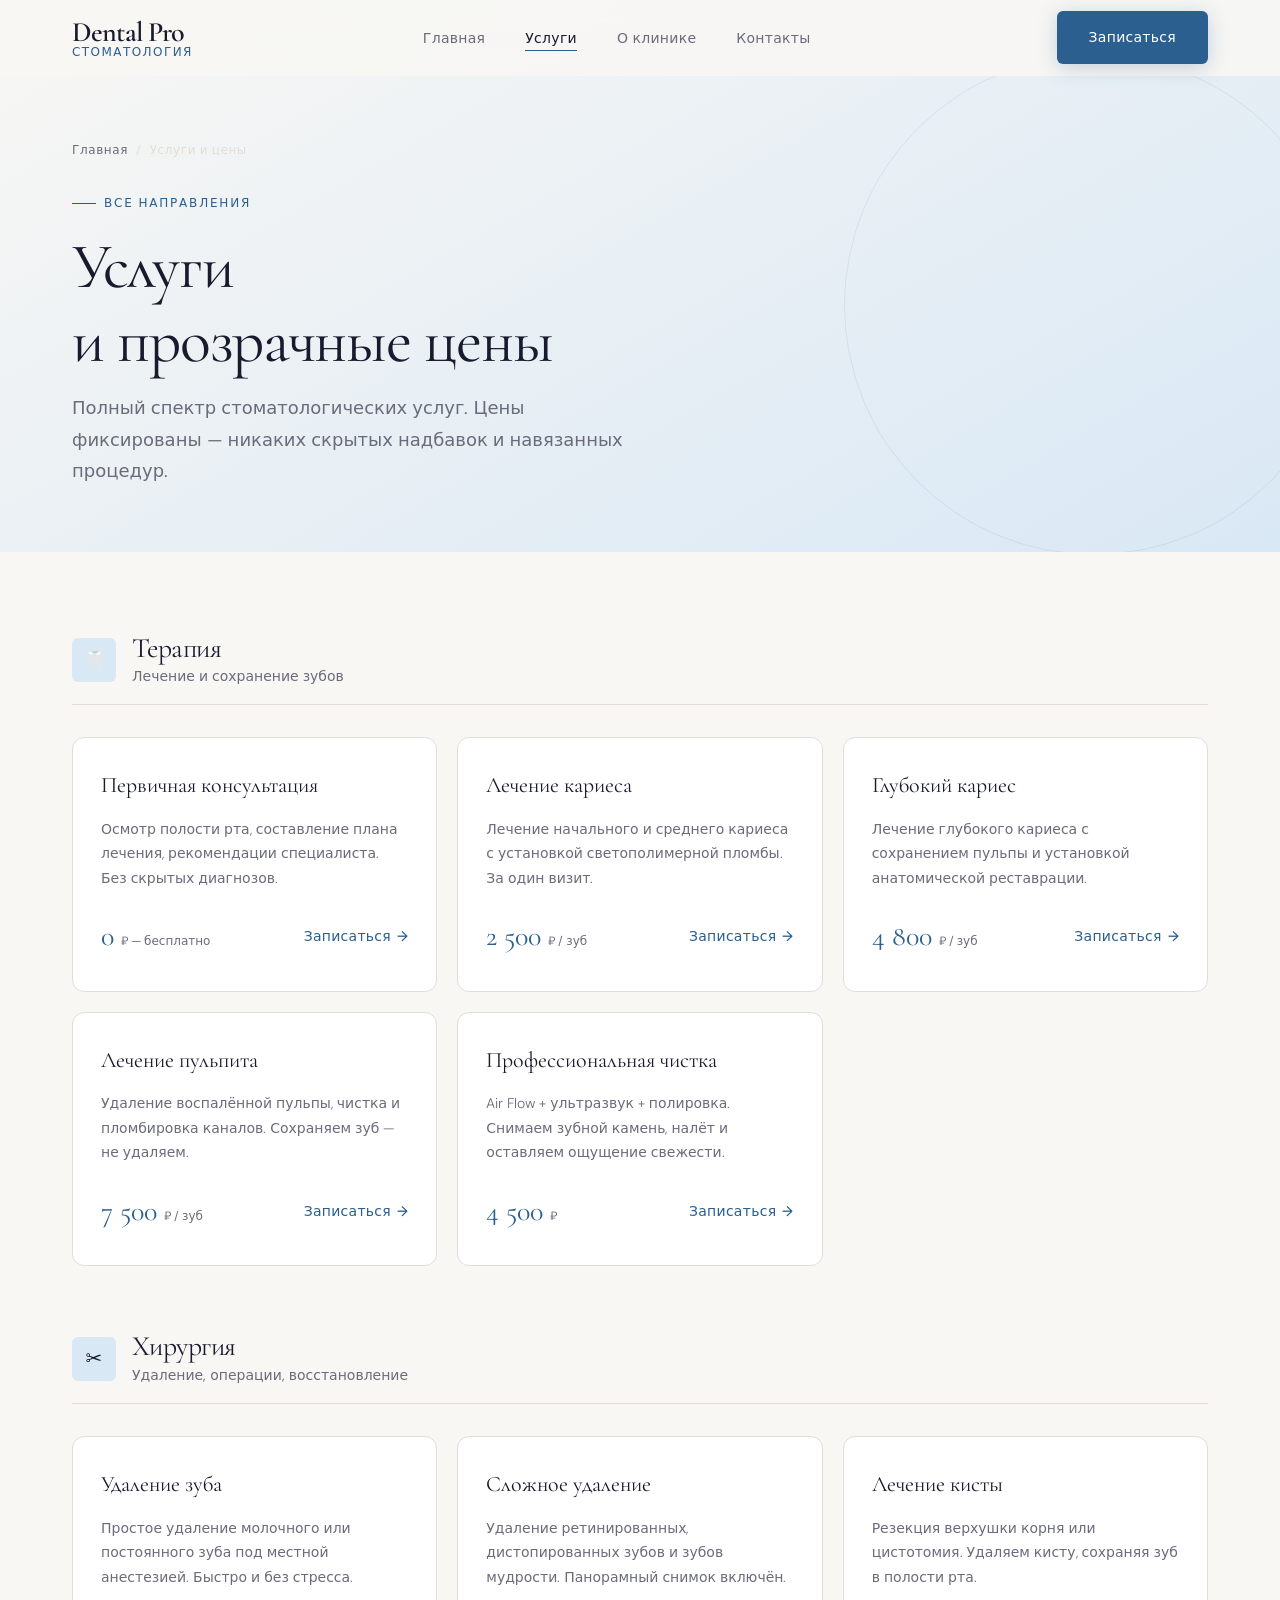
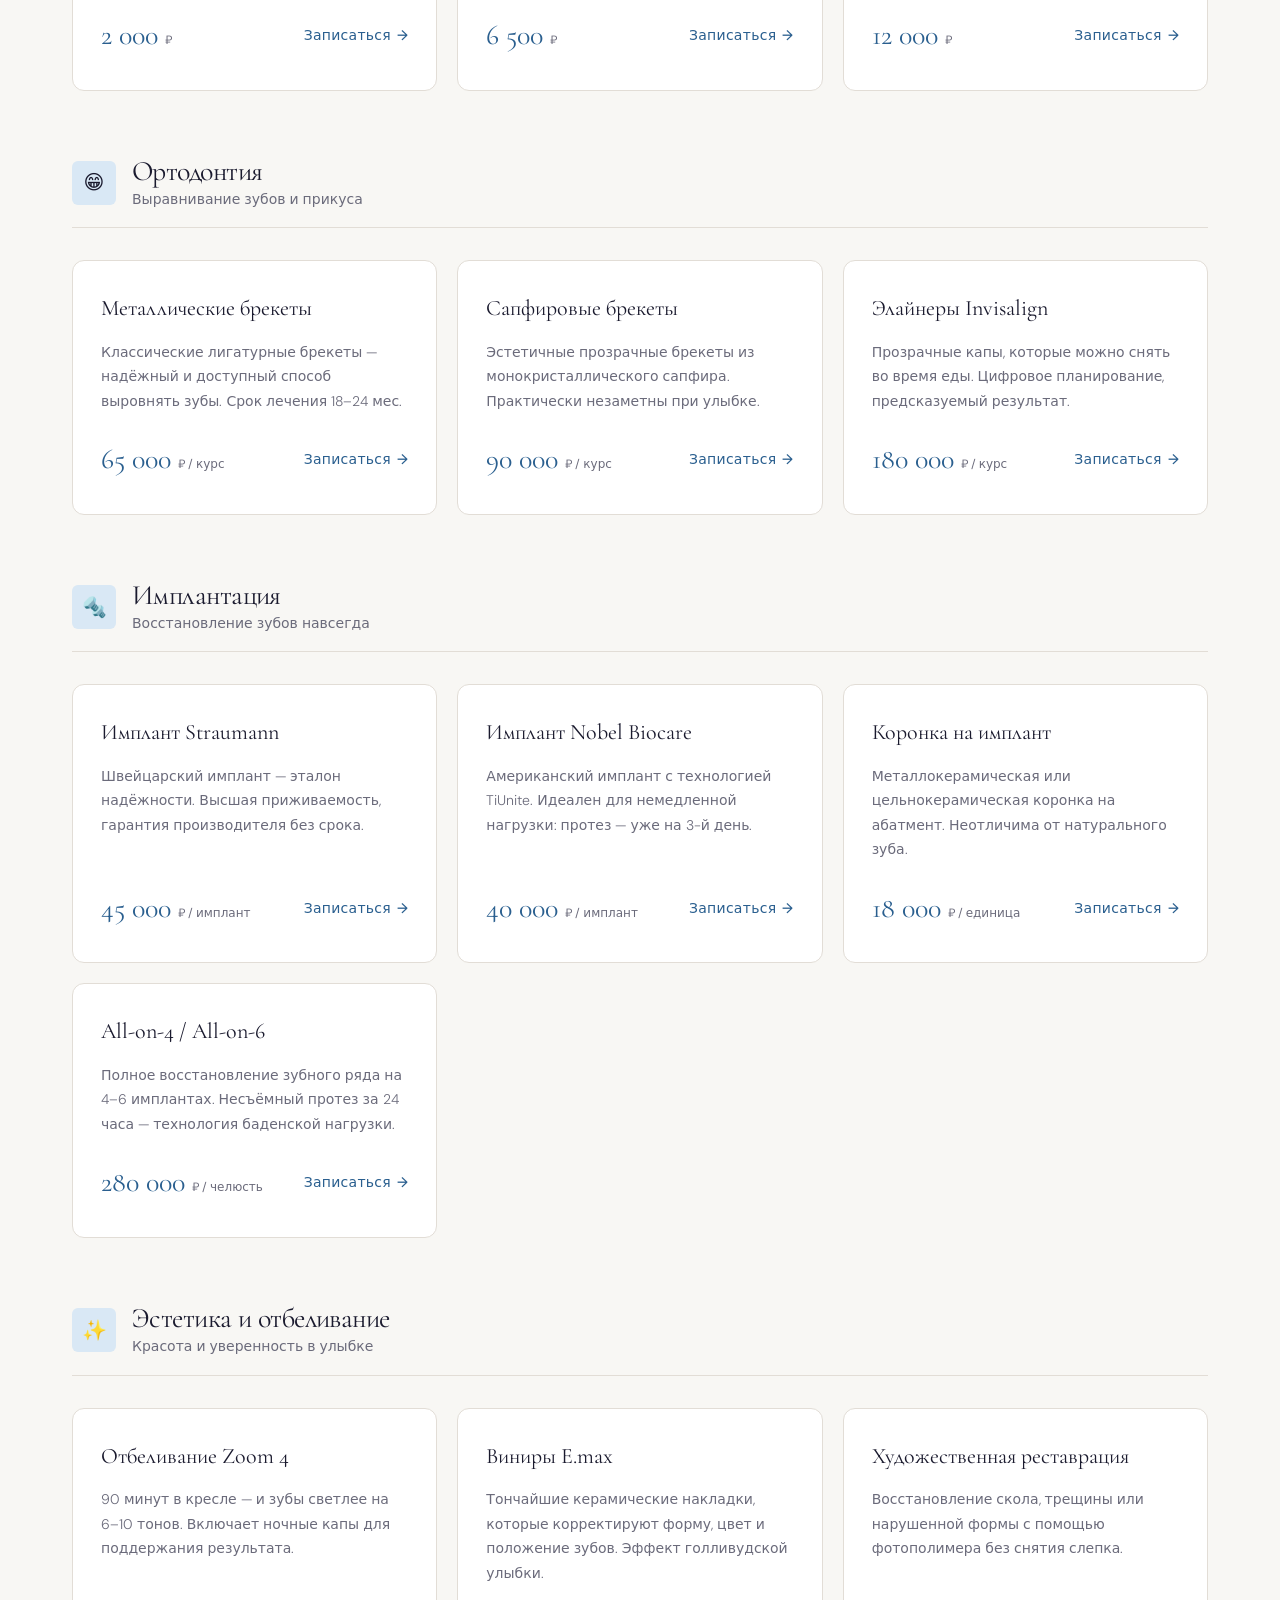
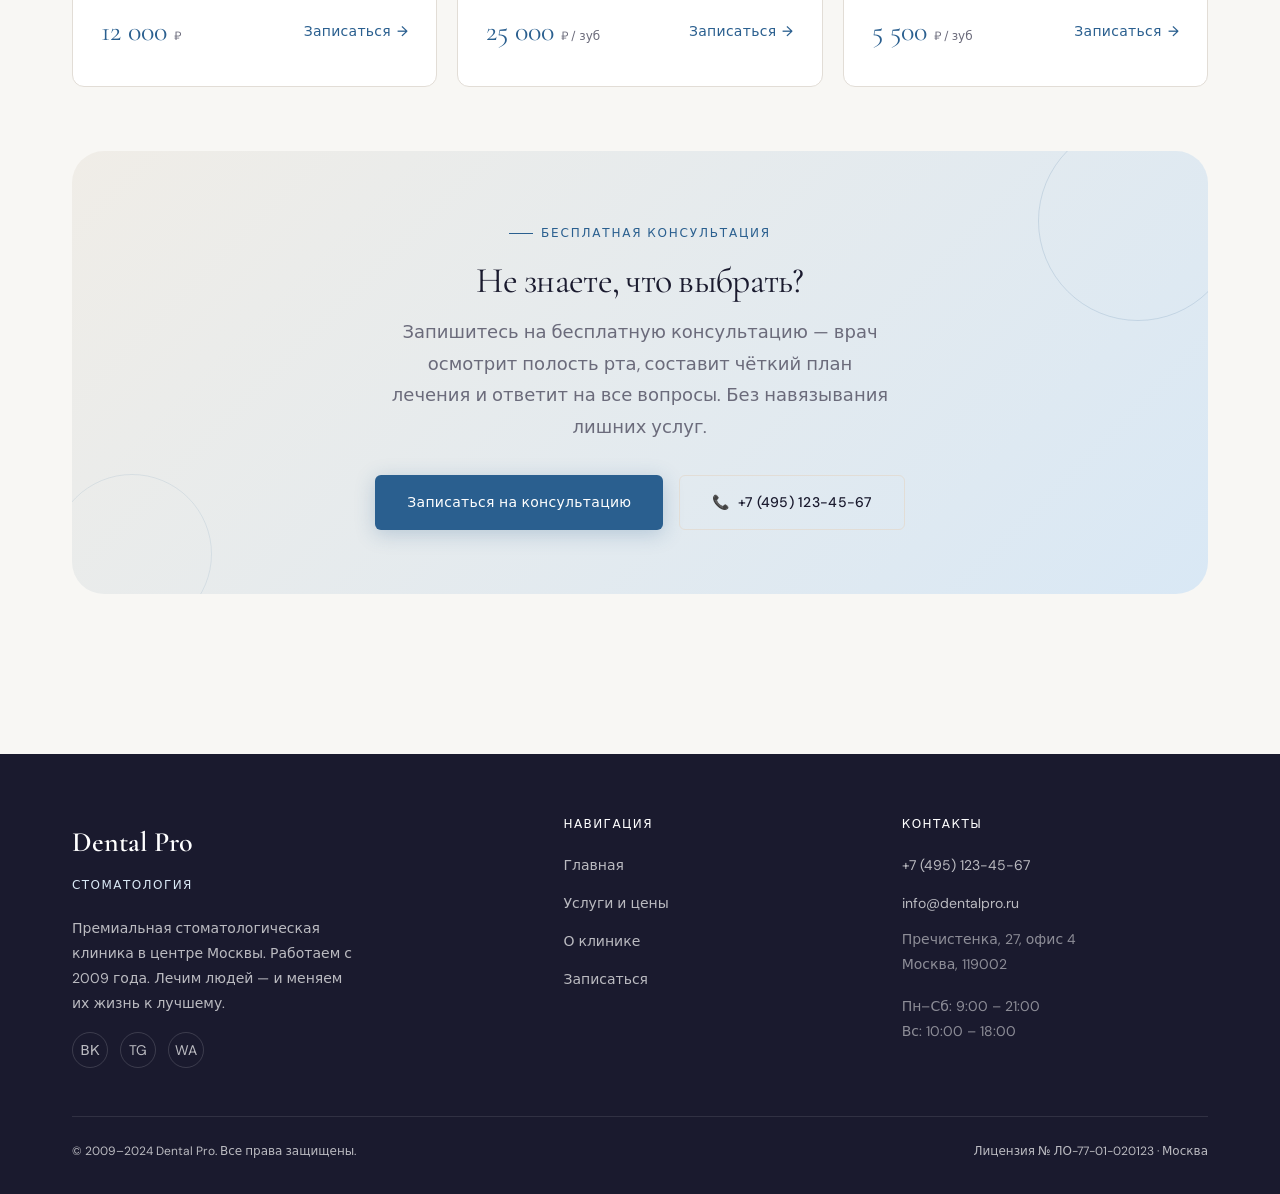
<file: dentalblade/services.html>
<!DOCTYPE html>
<html lang="ru">
<head>
  <meta charset="UTF-8">
  <meta name="viewport" content="width=device-width, initial-scale=1.0">
  <meta name="description" content="Dental Pro — полный прайс-лист услуг: терапия, хирургия, имплантация, ортодонтия, отбеливание. Прозрачные цены, без скрытых надбавок.">
  <title>Услуги и цены — Dental Pro</title>
  <link rel="stylesheet" href="style.css">
</head>
<body>

  <!-- ═══════════════════════ НАВИГАЦИЯ ═══════════════════════ -->
  <header>
    <nav class="nav" id="nav" role="navigation" aria-label="Главная навигация">
      <div class="container nav-inner">

        <a href="index.html" class="nav-logo" aria-label="Dental Pro — главная">
          <span class="nav-logo-name">Dental Pro</span>
          <span class="nav-logo-sub">Стоматология</span>
        </a>

        <ul class="nav-links" role="list">
          <li><a href="index.html">Главная</a></li>
          <li><a href="services.html" class="active">Услуги</a></li>
          <li><a href="index.html#about">О клинике</a></li>
          <li><a href="index.html#contacts">Контакты</a></li>
        </ul>

        <a href="index.html#booking" class="btn btn-primary nav-cta">Записаться</a>

        <button class="nav-burger" id="burger" aria-label="Открыть меню" aria-expanded="false">
          <span></span>
          <span></span>
          <span></span>
        </button>

      </div>
    </nav>

    <!-- Мобильное меню -->
    <div class="nav-mobile" id="mobile-menu" role="dialog" aria-label="Мобильное меню">
      <a href="index.html">Главная</a>
      <a href="services.html">Услуги</a>
      <a href="index.html#about">О клинике</a>
      <a href="index.html#contacts">Контакты</a>
      <a href="index.html#booking" class="btn btn-primary" style="width:fit-content">Записаться</a>
    </div>
  </header>

  <main>

    <!-- ═══════════════════════ HERO СТРАНИЦЫ ═══════════════════════ -->
    <section class="page-hero" aria-labelledby="page-title">
      <div class="container page-hero-inner">

        <nav class="page-hero-breadcrumb" aria-label="Хлебные крошки">
          <a href="index.html">Главная</a>
          <span aria-hidden="true">/</span>
          <span aria-current="page">Услуги и цены</span>
        </nav>

        <div class="section-label">Все направления</div>
        <h1 class="page-hero-title" id="page-title">Услуги<br>и прозрачные цены</h1>
        <p class="page-hero-subtitle">
          Полный спектр стоматологических услуг. Цены фиксированы — никаких скрытых надбавок и навязанных процедур.
        </p>
      </div>
    </section>

    <!-- ═══════════════════════ СЕТКА УСЛУГ ═══════════════════════ -->
    <section class="services-full" aria-labelledby="services-heading">
      <div class="container">

        <h2 class="sr-only" id="services-heading">Все стоматологические услуги</h2>

        <!-- ── Терапия ── -->
        <div class="services-category">
          <div class="category-header reveal">
            <div class="category-icon" aria-hidden="true">🦷</div>
            <div>
              <h2>Терапия</h2>
              <p>Лечение и сохранение зубов</p>
            </div>
          </div>

          <div class="services-grid">

            <article class="service-item reveal">
              <div class="service-item-name">Первичная консультация</div>
              <div class="service-item-desc">
                Осмотр полости рта, составление плана лечения, рекомендации специалиста. Без скрытых диагнозов.
              </div>
              <div class="service-item-footer">
                <div class="service-item-price">
                  0 <span>₽ — бесплатно</span>
                </div>
                <a href="index.html#booking" class="btn btn-ghost">Записаться</a>
              </div>
            </article>

            <article class="service-item reveal reveal-delay-1">
              <div class="service-item-name">Лечение кариеса</div>
              <div class="service-item-desc">
                Лечение начального и среднего кариеса с установкой светополимерной пломбы. За один визит.
              </div>
              <div class="service-item-footer">
                <div class="service-item-price">
                  2 500 <span>₽ / зуб</span>
                </div>
                <a href="index.html#booking" class="btn btn-ghost">Записаться</a>
              </div>
            </article>

            <article class="service-item reveal reveal-delay-2">
              <div class="service-item-name">Глубокий кариес</div>
              <div class="service-item-desc">
                Лечение глубокого кариеса с сохранением пульпы и установкой анатомической реставрации.
              </div>
              <div class="service-item-footer">
                <div class="service-item-price">
                  4 800 <span>₽ / зуб</span>
                </div>
                <a href="index.html#booking" class="btn btn-ghost">Записаться</a>
              </div>
            </article>

            <article class="service-item reveal">
              <div class="service-item-name">Лечение пульпита</div>
              <div class="service-item-desc">
                Удаление воспалённой пульпы, чистка и пломбировка каналов. Сохраняем зуб — не удаляем.
              </div>
              <div class="service-item-footer">
                <div class="service-item-price">
                  7 500 <span>₽ / зуб</span>
                </div>
                <a href="index.html#booking" class="btn btn-ghost">Записаться</a>
              </div>
            </article>

            <article class="service-item reveal reveal-delay-1">
              <div class="service-item-name">Профессиональная чистка</div>
              <div class="service-item-desc">
                Air Flow + ультразвук + полировка. Снимаем зубной камень, налёт и оставляем ощущение свежести.
              </div>
              <div class="service-item-footer">
                <div class="service-item-price">
                  4 500 <span>₽</span>
                </div>
                <a href="index.html#booking" class="btn btn-ghost">Записаться</a>
              </div>
            </article>

          </div>
        </div>

        <!-- ── Хирургия ── -->
        <div class="services-category">
          <div class="category-header reveal">
            <div class="category-icon" aria-hidden="true">✂️</div>
            <div>
              <h2>Хирургия</h2>
              <p>Удаление, операции, восстановление</p>
            </div>
          </div>

          <div class="services-grid">

            <article class="service-item reveal">
              <div class="service-item-name">Удаление зуба</div>
              <div class="service-item-desc">
                Простое удаление молочного или постоянного зуба под местной анестезией. Быстро и без стресса.
              </div>
              <div class="service-item-footer">
                <div class="service-item-price">
                  2 000 <span>₽</span>
                </div>
                <a href="index.html#booking" class="btn btn-ghost">Записаться</a>
              </div>
            </article>

            <article class="service-item reveal reveal-delay-1">
              <div class="service-item-name">Сложное удаление</div>
              <div class="service-item-desc">
                Удаление ретинированных, дистопированных зубов и зубов мудрости. Панорамный снимок включён.
              </div>
              <div class="service-item-footer">
                <div class="service-item-price">
                  6 500 <span>₽</span>
                </div>
                <a href="index.html#booking" class="btn btn-ghost">Записаться</a>
              </div>
            </article>

            <article class="service-item reveal reveal-delay-2">
              <div class="service-item-name">Лечение кисты</div>
              <div class="service-item-desc">
                Резекция верхушки корня или цистотомия. Удаляем кисту, сохраняя зуб в полости рта.
              </div>
              <div class="service-item-footer">
                <div class="service-item-price">
                  12 000 <span>₽</span>
                </div>
                <a href="index.html#booking" class="btn btn-ghost">Записаться</a>
              </div>
            </article>

          </div>
        </div>

        <!-- ── Ортодонтия ── -->
        <div class="services-category">
          <div class="category-header reveal">
            <div class="category-icon" aria-hidden="true">😁</div>
            <div>
              <h2>Ортодонтия</h2>
              <p>Выравнивание зубов и прикуса</p>
            </div>
          </div>

          <div class="services-grid">

            <article class="service-item reveal">
              <div class="service-item-name">Металлические брекеты</div>
              <div class="service-item-desc">
                Классические лигатурные брекеты — надёжный и доступный способ выровнять зубы. Срок лечения 18–24 мес.
              </div>
              <div class="service-item-footer">
                <div class="service-item-price">
                  65 000 <span>₽ / курс</span>
                </div>
                <a href="index.html#booking" class="btn btn-ghost">Записаться</a>
              </div>
            </article>

            <article class="service-item reveal reveal-delay-1">
              <div class="service-item-name">Сапфировые брекеты</div>
              <div class="service-item-desc">
                Эстетичные прозрачные брекеты из монокристаллического сапфира. Практически незаметны при улыбке.
              </div>
              <div class="service-item-footer">
                <div class="service-item-price">
                  90 000 <span>₽ / курс</span>
                </div>
                <a href="index.html#booking" class="btn btn-ghost">Записаться</a>
              </div>
            </article>

            <article class="service-item reveal reveal-delay-2">
              <div class="service-item-name">Элайнеры Invisalign</div>
              <div class="service-item-desc">
                Прозрачные капы, которые можно снять во время еды. Цифровое планирование, предсказуемый результат.
              </div>
              <div class="service-item-footer">
                <div class="service-item-price">
                  180 000 <span>₽ / курс</span>
                </div>
                <a href="index.html#booking" class="btn btn-ghost">Записаться</a>
              </div>
            </article>

          </div>
        </div>

        <!-- ── Имплантация ── -->
        <div class="services-category">
          <div class="category-header reveal">
            <div class="category-icon" aria-hidden="true">🔩</div>
            <div>
              <h2>Имплантация</h2>
              <p>Восстановление зубов навсегда</p>
            </div>
          </div>

          <div class="services-grid">

            <article class="service-item reveal">
              <div class="service-item-name">Имплант Straumann</div>
              <div class="service-item-desc">
                Швейцарский имплант — эталон надёжности. Высшая приживаемость, гарантия производителя без срока.
              </div>
              <div class="service-item-footer">
                <div class="service-item-price">
                  45 000 <span>₽ / имплант</span>
                </div>
                <a href="index.html#booking" class="btn btn-ghost">Записаться</a>
              </div>
            </article>

            <article class="service-item reveal reveal-delay-1">
              <div class="service-item-name">Имплант Nobel Biocare</div>
              <div class="service-item-desc">
                Американский имплант с технологией TiUnite. Идеален для немедленной нагрузки: протез — уже на 3-й день.
              </div>
              <div class="service-item-footer">
                <div class="service-item-price">
                  40 000 <span>₽ / имплант</span>
                </div>
                <a href="index.html#booking" class="btn btn-ghost">Записаться</a>
              </div>
            </article>

            <article class="service-item reveal reveal-delay-2">
              <div class="service-item-name">Коронка на имплант</div>
              <div class="service-item-desc">
                Металлокерамическая или цельнокерамическая коронка на абатмент. Неотличима от натурального зуба.
              </div>
              <div class="service-item-footer">
                <div class="service-item-price">
                  18 000 <span>₽ / единица</span>
                </div>
                <a href="index.html#booking" class="btn btn-ghost">Записаться</a>
              </div>
            </article>

            <article class="service-item reveal reveal-delay-3">
              <div class="service-item-name">All-on-4 / All-on-6</div>
              <div class="service-item-desc">
                Полное восстановление зубного ряда на 4–6 имплантах. Несъёмный протез за 24 часа — технология баденской нагрузки.
              </div>
              <div class="service-item-footer">
                <div class="service-item-price">
                  280 000 <span>₽ / челюсть</span>
                </div>
                <a href="index.html#booking" class="btn btn-ghost">Записаться</a>
              </div>
            </article>

          </div>
        </div>

        <!-- ── Отбеливание и эстетика ── -->
        <div class="services-category">
          <div class="category-header reveal">
            <div class="category-icon" aria-hidden="true">✨</div>
            <div>
              <h2>Эстетика и отбеливание</h2>
              <p>Красота и уверенность в улыбке</p>
            </div>
          </div>

          <div class="services-grid">

            <article class="service-item reveal">
              <div class="service-item-name">Отбеливание Zoom 4</div>
              <div class="service-item-desc">
                90 минут в кресле — и зубы светлее на 6–10 тонов. Включает ночные капы для поддержания результата.
              </div>
              <div class="service-item-footer">
                <div class="service-item-price">
                  12 000 <span>₽</span>
                </div>
                <a href="index.html#booking" class="btn btn-ghost">Записаться</a>
              </div>
            </article>

            <article class="service-item reveal reveal-delay-1">
              <div class="service-item-name">Виниры E.max</div>
              <div class="service-item-desc">
                Тончайшие керамические накладки, которые корректируют форму, цвет и положение зубов. Эффект голливудской улыбки.
              </div>
              <div class="service-item-footer">
                <div class="service-item-price">
                  25 000 <span>₽ / зуб</span>
                </div>
                <a href="index.html#booking" class="btn btn-ghost">Записаться</a>
              </div>
            </article>

            <article class="service-item reveal reveal-delay-2">
              <div class="service-item-name">Художественная реставрация</div>
              <div class="service-item-desc">
                Восстановление скола, трещины или нарушенной формы с помощью фотополимера без снятия слепка.
              </div>
              <div class="service-item-footer">
                <div class="service-item-price">
                  5 500 <span>₽ / зуб</span>
                </div>
                <a href="index.html#booking" class="btn btn-ghost">Записаться</a>
              </div>
            </article>

          </div>
        </div>

        <!-- ── CTA блок ── -->
        <div class="services-cta-block reveal">
          <div class="section-label" style="justify-content:center;">
            Бесплатная консультация
          </div>
          <h2>Не знаете, что выбрать?</h2>
          <p>
            Запишитесь на бесплатную консультацию — врач осмотрит полость рта, составит чёткий план лечения и ответит на все вопросы. Без навязывания лишних услуг.
          </p>
          <div class="cta-actions">
            <a href="index.html#booking" class="btn btn-primary">Записаться на консультацию</a>
            <a href="tel:+74951234567" class="btn btn-outline">
              <span>📞</span> +7 (495) 123-45-67
            </a>
          </div>
        </div>

      </div>
    </section>

  </main>

  <!-- ═══════════════════════ FOOTER ═══════════════════════ -->
  <footer class="footer" id="contacts" role="contentinfo">
    <div class="container">
      <div class="footer-grid">

        <div class="footer-col">
          <div class="footer-logo-name">Dental Pro</div>
          <div class="footer-logo-sub">Стоматология</div>
          <p class="footer-desc">
            Премиальная стоматологическая клиника в центре Москвы. Работаем с 2009 года. Лечим людей — и меняем их жизнь к лучшему.
          </p>
          <div class="footer-socials" role="list" aria-label="Социальные сети">
            <a href="#" class="social-link" role="listitem" aria-label="ВКонтакте">ВК</a>
            <a href="#" class="social-link" role="listitem" aria-label="Telegram">TG</a>
            <a href="#" class="social-link" role="listitem" aria-label="WhatsApp">WA</a>
          </div>
        </div>

        <div class="footer-col">
          <h4>Навигация</h4>
          <ul role="list">
            <li><a href="index.html">Главная</a></li>
            <li><a href="services.html">Услуги и цены</a></li>
            <li><a href="index.html#about">О клинике</a></li>
            <li><a href="index.html#booking">Записаться</a></li>
          </ul>
        </div>

        <div class="footer-col">
          <h4>Контакты</h4>
          <ul role="list">
            <li><a href="tel:+74951234567">+7 (495) 123-45-67</a></li>
            <li><a href="mailto:info@dentalpro.ru">info@dentalpro.ru</a></li>
            <li style="color: rgba(255,255,255,.5); font-size: var(--fs-sm);">Пречистенка, 27, офис 4<br>Москва, 119002</li>
            <li style="color: rgba(255,255,255,.5); font-size: var(--fs-sm); margin-top:.5rem;">Пн–Сб: 9:00 – 21:00<br>Вс: 10:00 – 18:00</li>
          </ul>
        </div>

      </div>

      <div class="footer-bottom">
        <span>© 2009–2024 Dental Pro. Все права защищены.</span>
        <span>Лицензия № ЛО-77-01-020123 · Москва</span>
      </div>
    </div>
  </footer>

  <!-- Вспомогательный класс для screen readers -->
  <style>.sr-only{position:absolute;width:1px;height:1px;padding:0;margin:-1px;overflow:hidden;clip:rect(0,0,0,0);white-space:nowrap;border:0}</style>

  <script src="script.js"></script>
</body>
</html>
</file>
<file: dentalblade/style.css>
/* ============================================================
   Dental Pro — Global Styles
   ============================================================ */

@import url('https://fonts.googleapis.com/css2?family=Cormorant+Garamond:ital,wght@0,300;0,400;0,500;0,600;1,300;1,400&family=DM+Sans:wght@300;400;500&display=swap');

/* ── Custom Properties ── */
:root {
  --bg:          #f8f7f4;
  --bg-alt:      #f0ede7;
  --accent:      #2a5f8f;
  --accent-dark: #1e4568;
  --accent-light:#d9e8f5;
  --text:        #1a1a2e;
  --text-muted:  #6b6b7b;
  --white:       #ffffff;
  --border:      #e2ddd6;

  --ff-serif: 'Cormorant Garamond', Georgia, serif;
  --ff-sans:  'DM Sans', system-ui, sans-serif;

  --fw-light:   300;
  --fw-regular: 400;
  --fw-medium:  500;
  --fw-semi:    600;

  --fs-xs:   0.75rem;
  --fs-sm:   0.875rem;
  --fs-base: 1rem;
  --fs-md:   1.125rem;
  --fs-lg:   1.375rem;
  --fs-xl:   1.75rem;
  --fs-2xl:  2.25rem;
  --fs-3xl:  3rem;
  --fs-4xl:  4rem;
  --fs-hero: clamp(2.8rem, 7vw, 5.5rem);

  --radius-sm:  6px;
  --radius-md:  12px;
  --radius-lg:  20px;
  --radius-xl:  32px;

  --shadow-sm:  0 2px 8px rgba(26,26,46,.06);
  --shadow-md:  0 8px 32px rgba(26,26,46,.10);
  --shadow-lg:  0 20px 60px rgba(26,26,46,.12);

  --transition: 0.3s cubic-bezier(0.4, 0, 0.2, 1);

  --nav-h: 76px;
  --container: 1200px;
  --gap:   2rem;
}

/* ── Reset ── */
*, *::before, *::after { box-sizing: border-box; margin: 0; padding: 0; }
html { scroll-behavior: smooth; -webkit-text-size-adjust: 100%; }
body {
  font-family: var(--ff-sans);
  font-size: var(--fs-base);
  font-weight: var(--fw-regular);
  color: var(--text);
  background: var(--bg);
  line-height: 1.75;
  -webkit-font-smoothing: antialiased;
}
img, svg { display: block; max-width: 100%; }
a { color: inherit; text-decoration: none; }
button { cursor: pointer; font-family: inherit; border: none; background: none; }
ul, ol { list-style: none; }
input, select, textarea { font-family: inherit; }

/* ── Container ── */
.container {
  max-width: var(--container);
  width: 100%;
  margin-inline: auto;
  padding-inline: var(--gap);
}

/* ── Typography ── */
.serif { font-family: var(--ff-serif); }

h1, h2, h3, h4 {
  font-family: var(--ff-serif);
  font-weight: var(--fw-regular);
  line-height: 1.15;
  letter-spacing: -0.02em;
}

.section-label {
  display: inline-flex;
  align-items: center;
  gap: 0.5rem;
  font-family: var(--ff-sans);
  font-size: var(--fs-xs);
  font-weight: var(--fw-medium);
  letter-spacing: 0.15em;
  text-transform: uppercase;
  color: var(--accent);
  margin-bottom: 1rem;
}
.section-label::before {
  content: '';
  display: block;
  width: 24px;
  height: 1px;
  background: var(--accent);
}

.section-title {
  font-size: clamp(var(--fs-2xl), 4vw, var(--fs-3xl));
  font-weight: var(--fw-light);
  margin-bottom: 1rem;
}

.section-subtitle {
  font-size: var(--fs-md);
  font-weight: var(--fw-light);
  color: var(--text-muted);
  font-weight: var(--fw-light);
  max-width: 540px;
  line-height: 1.7;
}

/* ── Buttons ── */
.btn {
  display: inline-flex;
  align-items: center;
  gap: 0.5rem;
  padding: 0.875rem 2rem;
  border-radius: var(--radius-sm);
  font-size: var(--fs-sm);
  font-weight: var(--fw-medium);
  letter-spacing: 0.02em;
  transition: var(--transition);
  white-space: nowrap;
}

.btn-primary {
  background: var(--accent);
  color: var(--white);
  box-shadow: 0 4px 20px rgba(42,95,143,.25);
}
.btn-primary:hover {
  background: var(--accent-dark);
  transform: translateY(-2px);
  box-shadow: 0 8px 28px rgba(42,95,143,.35);
}

.btn-outline {
  border: 1.5px solid var(--border);
  color: var(--text);
  background: transparent;
}
.btn-outline:hover {
  border-color: var(--accent);
  color: var(--accent);
  transform: translateY(-2px);
}

.btn-ghost {
  color: var(--accent);
  padding-inline: 0;
  gap: 0.375rem;
}
.btn-ghost::after {
  content: '→';
  transition: transform var(--transition);
}
.btn-ghost:hover::after { transform: translateX(4px); }

/* ── Navigation ── */
.nav {
  position: fixed;
  top: 0;
  left: 0;
  right: 0;
  z-index: 100;
  height: var(--nav-h);
  display: flex;
  align-items: center;
  background: rgba(248,247,244,.92);
  backdrop-filter: blur(12px);
  -webkit-backdrop-filter: blur(12px);
  border-bottom: 1px solid transparent;
  transition: border-color var(--transition), box-shadow var(--transition);
}
.nav.scrolled {
  border-color: var(--border);
  box-shadow: var(--shadow-sm);
}

.nav-inner {
  display: flex;
  align-items: center;
  justify-content: space-between;
}

.nav-logo {
  display: flex;
  flex-direction: column;
  line-height: 1;
}
.nav-logo-name {
  font-family: var(--ff-serif);
  font-size: var(--fs-xl);
  font-weight: var(--fw-semi);
  letter-spacing: -0.03em;
  color: var(--text);
}
.nav-logo-sub {
  font-size: var(--fs-xs);
  font-weight: var(--fw-medium);
  letter-spacing: 0.12em;
  text-transform: uppercase;
  color: var(--accent);
}

.nav-links {
  display: flex;
  align-items: center;
  gap: 2.5rem;
}
.nav-links a {
  font-size: var(--fs-sm);
  font-weight: var(--fw-medium);
  color: var(--text-muted);
  letter-spacing: 0.02em;
  transition: color var(--transition);
  position: relative;
}
.nav-links a::after {
  content: '';
  position: absolute;
  bottom: -4px;
  left: 0;
  width: 0;
  height: 1px;
  background: var(--accent);
  transition: width var(--transition);
}
.nav-links a:hover,
.nav-links a.active { color: var(--text); }
.nav-links a:hover::after,
.nav-links a.active::after { width: 100%; }

.nav-cta { margin-left: 1rem; }

.nav-burger {
  display: none;
  flex-direction: column;
  gap: 5px;
  width: 28px;
  padding: 4px;
}
.nav-burger span {
  display: block;
  height: 1.5px;
  background: var(--text);
  border-radius: 2px;
  transition: var(--transition);
}

/* ── Mobile nav ── */
.nav-mobile {
  display: none;
  position: fixed;
  inset: 0;
  top: var(--nav-h);
  background: var(--bg);
  padding: 2rem var(--gap);
  z-index: 99;
  flex-direction: column;
  gap: 1.5rem;
  border-top: 1px solid var(--border);
}
.nav-mobile.open { display: flex; }
.nav-mobile a {
  font-family: var(--ff-serif);
  font-size: var(--fs-xl);
  font-weight: var(--fw-light);
  color: var(--text);
  border-bottom: 1px solid var(--border);
  padding-bottom: 1rem;
}

/* ── Footer ── */
.footer {
  background: var(--text);
  color: rgba(255,255,255,.7);
  padding: 4rem 0 2rem;
}
.footer-grid {
  display: grid;
  grid-template-columns: 1.5fr 1fr 1fr;
  gap: var(--gap);
  margin-bottom: 3rem;
}
.footer-logo-name {
  font-family: var(--ff-serif);
  font-size: var(--fs-xl);
  font-weight: var(--fw-semi);
  color: var(--white);
  margin-bottom: 0.5rem;
}
.footer-logo-sub {
  font-size: var(--fs-xs);
  letter-spacing: 0.12em;
  text-transform: uppercase;
  color: var(--accent-light);
  margin-bottom: 1.25rem;
}
.footer-desc {
  font-size: var(--fs-sm);
  line-height: 1.8;
  max-width: 280px;
}
.footer-col h4 {
  font-family: var(--ff-sans);
  font-size: var(--fs-xs);
  font-weight: var(--fw-medium);
  letter-spacing: 0.12em;
  text-transform: uppercase;
  color: var(--white);
  margin-bottom: 1.25rem;
}
.footer-col ul { display: flex; flex-direction: column; gap: 0.625rem; }
.footer-col a {
  font-size: var(--fs-sm);
  transition: color var(--transition);
}
.footer-col a:hover { color: var(--white); }

.footer-socials {
  display: flex;
  gap: 0.75rem;
  margin-top: 1rem;
}
.social-link {
  width: 36px;
  height: 36px;
  border-radius: 50%;
  border: 1px solid rgba(255,255,255,.15);
  display: flex;
  align-items: center;
  justify-content: center;
  font-size: var(--fs-sm);
  transition: var(--transition);
}
.social-link:hover {
  background: var(--accent);
  border-color: var(--accent);
  color: var(--white);
}

.footer-bottom {
  border-top: 1px solid rgba(255,255,255,.1);
  padding-top: 1.5rem;
  display: flex;
  justify-content: space-between;
  align-items: center;
  font-size: var(--fs-xs);
  gap: 1rem;
  flex-wrap: wrap;
}

/* ── Scroll-in animation ── */
.reveal {
  opacity: 0;
  transform: translateY(28px);
  transition: opacity 0.7s ease, transform 0.7s ease;
}
.reveal.visible {
  opacity: 1;
  transform: none;
}
.reveal-delay-1 { transition-delay: 0.1s; }
.reveal-delay-2 { transition-delay: 0.2s; }
.reveal-delay-3 { transition-delay: 0.3s; }
.reveal-delay-4 { transition-delay: 0.4s; }

/* ============================================================
   INDEX PAGE
   ============================================================ */

/* ── Hero ── */
.hero {
  min-height: 100svh;
  display: grid;
  grid-template-columns: 1fr 1fr;
  align-items: center;
  gap: 4rem;
  padding-top: var(--nav-h);
  padding-bottom: 4rem;
  overflow: hidden;
  position: relative;
}
.hero::before {
  content: '';
  position: absolute;
  inset: 0;
  background: radial-gradient(ellipse 78% 62% at 136% 38%, var(--accent-light) 0%, transparent 42%);
  pointer-events: none;
}

.hero-content { position: relative; }

.hero-tag {
  display: inline-flex;
  align-items: center;
  gap: 0.5rem;
  background: var(--accent-light);
  color: var(--accent);
  font-size: var(--fs-xs);
  font-weight: var(--fw-medium);
  letter-spacing: 0.1em;
  text-transform: uppercase;
  padding: 0.375rem 0.875rem;
  border-radius: 100px;
  margin-bottom: 1.75rem;
}
.hero-tag-dot {
  width: 6px;
  height: 6px;
  border-radius: 50%;
  background: var(--accent);
  animation: pulse 2s infinite;
}
@keyframes pulse {
  0%, 100% { opacity: 1; }
  50% { opacity: 0.4; }
}

.hero-title {
  font-size: var(--fs-hero);
  font-weight: var(--fw-light);
  letter-spacing: -0.04em;
  line-height: 1.08;
  margin-bottom: 1.5rem;
}
.hero-title em {
  font-style: italic;
  color: var(--accent);
}

.hero-text {
  font-size: var(--fs-md);
  font-weight: var(--fw-light);
  color: var(--text-muted);
  max-width: 440px;
  margin-bottom: 2.5rem;
  line-height: 1.8;
}

.hero-actions {
  display: flex;
  gap: 1rem;
  flex-wrap: wrap;
  margin-bottom: 3rem;
}

.hero-stats {
  display: flex;
  gap: 2.5rem;
}
.stat-num {
  font-family: var(--ff-serif);
  font-size: var(--fs-2xl);
  font-weight: var(--fw-light);
  font-style: italic;
  color: var(--text);
  line-height: 1;
}
.stat-label {
  font-size: var(--fs-xs);
  font-weight: var(--fw-regular);
  color: var(--text-muted);
  margin-top: 0.375rem;
  letter-spacing: 0.03em;
}

/* ── CSS Illustration ── */
.hero-visual {
  display: flex;
  align-items: center;
  justify-content: center;
  position: relative;
  height: 520px;
}

.illus {
  position: relative;
  width: 380px;
  height: 380px;
}
.illus-ring {
  position: absolute;
  border-radius: 50%;
  border: 1px solid;
}
.illus-ring-1 {
  inset: 0;
  border-color: rgba(42,95,143,.15);
  animation: spin 20s linear infinite;
}
.illus-ring-2 {
  inset: 40px;
  border-color: rgba(42,95,143,.2);
  animation: spin 14s linear infinite reverse;
}
.illus-ring-3 {
  inset: 80px;
  border-color: rgba(42,95,143,.3);
}

.illus-center {
  position: absolute;
  inset: 110px;
  border-radius: 50%;
  background: linear-gradient(135deg, var(--accent) 0%, #4a8cbf 100%);
  box-shadow: 0 20px 60px rgba(42,95,143,.35);
  display: flex;
  align-items: center;
  justify-content: center;
}
.illus-tooth {
  width: 64px;
  height: 72px;
  position: relative;
}
.illus-tooth::before {
  content: '';
  position: absolute;
  top: 0;
  left: 50%;
  transform: translateX(-50%);
  width: 44px;
  height: 44px;
  background: rgba(255,255,255,.95);
  border-radius: 50% 50% 0 0;
}
.illus-tooth::after {
  content: '';
  position: absolute;
  bottom: 0;
  left: 50%;
  transform: translateX(-50%);
  width: 36px;
  height: 32px;
  background: rgba(255,255,255,.95);
  clip-path: polygon(10% 0, 90% 0, 80% 100%, 20% 100%);
}

.illus-dot {
  position: absolute;
  border-radius: 50%;
  background: var(--accent);
}
.illus-dot-1 { width: 12px; height: 12px; top: 60px; left: 190px; opacity: .5; animation: float 4s ease-in-out infinite; }
.illus-dot-2 { width: 8px; height: 8px; bottom: 80px; left: 30px; opacity: .35; animation: float 5s ease-in-out infinite 1s; }
.illus-dot-3 { width: 16px; height: 16px; bottom: 100px; right: 20px; opacity: .25; animation: float 6s ease-in-out infinite 2s; }

.illus-card {
  position: absolute;
  background: var(--white);
  border-radius: var(--radius-md);
  box-shadow: var(--shadow-md);
  padding: 1rem 1.25rem;
  display: flex;
  align-items: center;
  gap: 0.75rem;
}
.illus-card-icon {
  width: 36px;
  height: 36px;
  border-radius: var(--radius-sm);
  background: var(--accent-light);
  display: flex;
  align-items: center;
  justify-content: center;
  font-size: 1.1rem;
  flex-shrink: 0;
}
.illus-card-text {
  font-size: var(--fs-xs);
  line-height: 1.4;
}
.illus-card-text strong {
  display: block;
  font-weight: var(--fw-medium);
  font-size: var(--fs-sm);
  color: var(--text);
}
.illus-card-1 { top: 20px; right: -20px; animation: float 5s ease-in-out infinite; }
.illus-card-2 { bottom: 30px; left: -30px; animation: float 6s ease-in-out infinite 1.5s; }

@keyframes spin {
  to { transform: rotate(360deg); }
}
@keyframes float {
  0%, 100% { transform: translateY(0); }
  50% { transform: translateY(-10px); }
}

/* ── Features ── */
.features {
  padding: 6rem 0;
  background: var(--bg);
}
.features-header {
  text-align: center;
  margin-bottom: 4rem;
}
.features-header .section-label { justify-content: center; }
.features-header .section-label::before { display: none; }
.features-header .section-label::after {
  content: '';
  display: block;
  width: 24px;
  height: 1px;
  background: var(--accent);
}
.features-header .section-subtitle { margin-inline: auto; text-align: center; }

.features-grid {
  display: grid;
  grid-template-columns: repeat(4, 1fr);
  gap: 1.5rem;
}

.feature-card {
  background: var(--white);
  border-radius: var(--radius-lg);
  padding: 2rem;
  border: 1px solid var(--border);
  transition: var(--transition);
  position: relative;
  overflow: hidden;
}
.feature-card::before {
  content: '';
  position: absolute;
  top: 0;
  left: 0;
  right: 0;
  height: 3px;
  background: linear-gradient(90deg, var(--accent), #4a8cbf);
  transform: scaleX(0);
  transform-origin: left;
  transition: transform var(--transition);
}
.feature-card:hover {
  transform: translateY(-4px);
  box-shadow: var(--shadow-md);
}
.feature-card:hover::before { transform: scaleX(1); }

.feature-icon {
  width: 40px;
  height: 40px;
  border-radius: 50%;
  background: var(--accent-light);
  display: flex;
  align-items: center;
  justify-content: center;
  font-size: 1.1rem;
  margin-bottom: 1.75rem;
}
.feature-num {
  font-family: var(--ff-serif);
  font-size: 2.5rem;
  font-weight: var(--fw-light);
  font-style: italic;
  color: var(--accent);
  line-height: 1;
  margin-bottom: 0.375rem;
}
.feature-card h3 {
  font-size: var(--fs-md);
  font-weight: var(--fw-medium);
  margin-bottom: 0.625rem;
}
.feature-card p {
  font-size: var(--fs-sm);
  color: var(--text-muted);
  line-height: 1.7;
}

/* ── Services preview ── */
.services-preview {
  padding: 6rem 0;
  background: var(--bg-alt);
}
.services-preview-header {
  display: flex;
  justify-content: space-between;
  align-items: flex-end;
  margin-bottom: 3rem;
  gap: 2rem;
  flex-wrap: wrap;
}

.services-cards {
  display: grid;
  grid-template-columns: repeat(3, 1fr);
  gap: 1.5rem;
  margin-bottom: 3rem;
}

.service-card {
  background: var(--white);
  border-radius: var(--radius-lg);
  overflow: hidden;
  border: 1px solid var(--border);
  transition: var(--transition);
  display: flex;
  flex-direction: column;
}
.service-card:hover {
  transform: translateY(-6px);
  box-shadow: var(--shadow-lg);
}

.service-card-visual {
  height: 160px;
  background: linear-gradient(135deg, var(--accent-light) 0%, #c5dff5 100%);
  position: relative;
  display: flex;
  align-items: center;
  justify-content: center;
}
.service-card-visual-shape {
  width: 80px;
  height: 80px;
  border-radius: 50%;
  background: rgba(42,95,143,.12);
  position: relative;
  display: flex;
  align-items: center;
  justify-content: center;
}
.service-card-visual-shape::before {
  content: '';
  position: absolute;
  inset: 12px;
  border-radius: 50%;
  background: rgba(42,95,143,.2);
}
.service-card-visual-icon {
  font-size: 2rem;
  position: relative;
  z-index: 1;
}

.service-card-body {
  padding: 1.75rem;
  flex: 1;
  display: flex;
  flex-direction: column;
}
.service-tag {
  font-size: var(--fs-xs);
  font-weight: var(--fw-medium);
  letter-spacing: 0.08em;
  text-transform: uppercase;
  color: var(--accent);
  margin-bottom: 0.625rem;
}
.service-card-body h3 {
  font-size: var(--fs-lg);
  font-weight: var(--fw-regular);
  margin-bottom: 0.75rem;
}
.service-card-body p {
  font-size: var(--fs-sm);
  font-weight: var(--fw-light);
  color: var(--text-muted);
  line-height: 1.75;
  flex: 1;
  margin-bottom: 1.5rem;
}
.service-price {
  display: flex;
  align-items: baseline;
  gap: 0.25rem;
  margin-bottom: 1.25rem;
}
.service-price-from {
  font-size: var(--fs-xs);
  color: var(--text-muted);
}
.service-price-num {
  font-family: var(--ff-serif);
  font-size: var(--fs-xl);
  font-weight: var(--fw-semi);
  color: var(--text);
}
.service-price-currency {
  font-size: var(--fs-sm);
  color: var(--text-muted);
}

.services-cta { text-align: center; }

/* ── Doctor ── */
.doctor {
  padding: 6rem 0;
  background: var(--bg);
}
.doctor-inner {
  display: grid;
  grid-template-columns: 1fr 1fr;
  gap: 5rem;
  align-items: center;
}

.doctor-avatar-wrap {
  display: flex;
  justify-content: center;
  position: relative;
}
.doctor-avatar-bg {
  width: 360px;
  height: 420px;
  background: linear-gradient(150deg, var(--accent-light) 0%, #e8f2fb 100%);
  border-radius: var(--radius-xl);
  position: relative;
  display: flex;
  align-items: flex-end;
  justify-content: center;
  overflow: hidden;
}
.doctor-avatar-bg::before {
  content: '';
  position: absolute;
  bottom: -40px;
  left: 50%;
  transform: translateX(-50%);
  width: 200px;
  height: 300px;
  background: linear-gradient(180deg, rgba(42,95,143,.15) 0%, rgba(42,95,143,.25) 100%);
  border-radius: 50% 50% 0 0;
}
.doctor-avatar-bg::after {
  content: '';
  position: absolute;
  bottom: 60px;
  left: 50%;
  transform: translateX(-50%);
  width: 110px;
  height: 110px;
  border-radius: 50%;
  background: linear-gradient(135deg, #c8d8e8 0%, #b0c8df 100%);
  box-shadow: 0 8px 24px rgba(42,95,143,.2);
}

.doctor-badge {
  position: absolute;
  bottom: -20px;
  right: -10px;
  background: var(--white);
  border-radius: var(--radius-md);
  padding: 1rem 1.25rem;
  box-shadow: var(--shadow-md);
  display: flex;
  align-items: center;
  gap: 0.75rem;
}
.doctor-badge-icon {
  font-size: 1.5rem;
}
.doctor-badge-text { font-size: var(--fs-xs); line-height: 1.4; }
.doctor-badge-text strong { display: block; font-size: var(--fs-sm); font-weight: var(--fw-medium); }

.doctor-content .section-subtitle { margin-bottom: 2rem; }

.doctor-name {
  font-size: var(--fs-2xl);
  margin-bottom: 0.375rem;
}
.doctor-title {
  font-size: var(--fs-sm);
  color: var(--accent);
  font-weight: var(--fw-medium);
  letter-spacing: 0.05em;
  margin-bottom: 1.75rem;
}
.doctor-bio {
  font-size: var(--fs-md);
  font-weight: var(--fw-light);
  color: var(--text-muted);
  line-height: 1.85;
  margin-bottom: 2rem;
}

.doctor-credentials {
  display: flex;
  flex-direction: column;
  gap: 0.75rem;
  margin-bottom: 2.5rem;
}
.credential-item {
  display: flex;
  align-items: center;
  gap: 0.875rem;
  font-size: var(--fs-sm);
  color: var(--text-muted);
}
.credential-dot {
  width: 6px;
  height: 6px;
  border-radius: 50%;
  background: var(--accent);
  flex-shrink: 0;
}

/* ── Booking form ── */
.booking {
  padding: 6rem 0;
  background: var(--accent);
  position: relative;
  overflow: hidden;
}
.booking::before {
  content: '';
  position: absolute;
  top: -60%;
  right: -10%;
  width: 600px;
  height: 600px;
  border-radius: 50%;
  border: 1px solid rgba(255,255,255,.08);
}
.booking::after {
  content: '';
  position: absolute;
  bottom: -40%;
  left: -5%;
  width: 400px;
  height: 400px;
  border-radius: 50%;
  border: 1px solid rgba(255,255,255,.06);
}

.booking-inner {
  display: grid;
  grid-template-columns: 1fr 1fr;
  gap: 5rem;
  align-items: center;
  position: relative;
  z-index: 1;
}

.booking-content .section-label { color: rgba(255,255,255,.7); }
.booking-content .section-label::before { background: rgba(255,255,255,.7); }
.booking-content .section-title { color: var(--white); }
.booking-content .section-subtitle { color: rgba(255,255,255,.7); margin-bottom: 2rem; }

.booking-info {
  display: flex;
  flex-direction: column;
  gap: 1rem;
}
.booking-info-item {
  display: flex;
  align-items: center;
  gap: 0.875rem;
  color: rgba(255,255,255,.8);
  font-size: var(--fs-sm);
}
.booking-info-item span:first-child {
  font-size: 1.1rem;
  width: 20px;
  text-align: center;
}

.booking-form-wrap {
  background: var(--white);
  border-radius: var(--radius-xl);
  padding: 2.5rem;
  box-shadow: var(--shadow-lg);
}
.booking-form-wrap h3 {
  font-size: var(--fs-xl);
  margin-bottom: 0.5rem;
}
.booking-form-wrap p {
  font-size: var(--fs-sm);
  color: var(--text-muted);
  margin-bottom: 1.75rem;
}

.form-group {
  margin-bottom: 1.125rem;
}
.form-label {
  display: block;
  font-size: var(--fs-xs);
  font-weight: var(--fw-medium);
  letter-spacing: 0.06em;
  text-transform: uppercase;
  color: var(--text-muted);
  margin-bottom: 0.5rem;
}
.form-control {
  width: 100%;
  padding: 0.875rem 1rem;
  background: var(--bg);
  border: 1.5px solid var(--border);
  border-radius: var(--radius-sm);
  font-size: var(--fs-sm);
  color: var(--text);
  transition: border-color var(--transition), box-shadow var(--transition);
  appearance: none;
}
.form-control:focus {
  outline: none;
  border-color: var(--accent);
  box-shadow: 0 0 0 3px rgba(42,95,143,.12);
}
.form-row {
  display: grid;
  grid-template-columns: 1fr 1fr;
  gap: 1rem;
}
.form-submit { width: 100%; margin-top: 0.5rem; justify-content: center; }

/* ============================================================
   SERVICES PAGE
   ============================================================ */

.page-hero {
  padding: calc(var(--nav-h) + 4rem) 0 4rem;
  background: linear-gradient(150deg, var(--bg) 0%, var(--accent-light) 100%);
  position: relative;
  overflow: hidden;
}
.page-hero::after {
  content: '';
  position: absolute;
  right: -5%;
  top: 10%;
  width: 500px;
  height: 500px;
  border-radius: 50%;
  border: 1px solid rgba(42,95,143,.1);
}
.page-hero-inner { position: relative; z-index: 1; }
.page-hero-breadcrumb {
  display: flex;
  align-items: center;
  gap: 0.5rem;
  font-size: var(--fs-xs);
  color: var(--text-muted);
  margin-bottom: 1.5rem;
  letter-spacing: 0.05em;
}
.page-hero-breadcrumb a { transition: color var(--transition); }
.page-hero-breadcrumb a:hover { color: var(--accent); }
.page-hero-breadcrumb span { color: var(--border); }
.page-hero-title { font-size: clamp(var(--fs-2xl), 5vw, var(--fs-4xl)); margin-bottom: 1rem; }
.page-hero-subtitle { font-size: var(--fs-md); color: var(--text-muted); max-width: 560px; }

.services-full {
  padding: 5rem 0;
}

.services-category { margin-bottom: 4rem; }
.category-header {
  display: flex;
  align-items: center;
  gap: 1rem;
  margin-bottom: 2rem;
  padding-bottom: 1rem;
  border-bottom: 1px solid var(--border);
}
.category-icon {
  width: 44px;
  height: 44px;
  border-radius: var(--radius-sm);
  background: var(--accent-light);
  display: flex;
  align-items: center;
  justify-content: center;
  font-size: 1.25rem;
  flex-shrink: 0;
}
.category-header h2 {
  font-size: var(--fs-xl);
}
.category-header p {
  font-size: var(--fs-sm);
  color: var(--text-muted);
}

.services-grid {
  display: grid;
  grid-template-columns: repeat(auto-fill, minmax(280px, 1fr));
  gap: 1.25rem;
}

.service-item {
  background: var(--white);
  border: 1px solid var(--border);
  border-radius: var(--radius-md);
  padding: 1.75rem;
  transition: var(--transition);
  display: flex;
  flex-direction: column;
  gap: 0.75rem;
}
.service-item:hover {
  transform: translateY(-3px);
  box-shadow: var(--shadow-md);
  border-color: var(--accent-light);
}
.service-item-name {
  font-family: var(--ff-serif);
  font-size: var(--fs-lg);
  font-weight: var(--fw-regular);
}
.service-item-desc {
  font-size: var(--fs-sm);
  font-weight: var(--fw-light);
  color: var(--text-muted);
  line-height: 1.75;
  flex: 1;
}
.service-item-footer {
  display: flex;
  align-items: center;
  justify-content: space-between;
  margin-top: 0.5rem;
}
.service-item-price {
  font-family: var(--ff-serif);
  font-size: var(--fs-xl);
  color: var(--accent);
}
.service-item-price span {
  font-family: var(--ff-sans);
  font-size: var(--fs-xs);
  color: var(--text-muted);
  font-weight: var(--fw-regular);
}

.services-cta-block {
  background: linear-gradient(135deg, var(--bg-alt) 0%, var(--accent-light) 100%);
  border-radius: var(--radius-xl);
  padding: 4rem;
  text-align: center;
  margin: 0 0 5rem;
  position: relative;
  overflow: hidden;
}
.services-cta-block::before {
  content: '';
  position: absolute;
  top: -30px;
  right: -30px;
  width: 200px;
  height: 200px;
  border-radius: 50%;
  border: 1px solid rgba(42,95,143,.15);
}
.services-cta-block::after {
  content: '';
  position: absolute;
  bottom: -40px;
  left: -20px;
  width: 160px;
  height: 160px;
  border-radius: 50%;
  border: 1px solid rgba(42,95,143,.1);
}
.services-cta-block h2 {
  font-size: clamp(var(--fs-xl), 3vw, var(--fs-2xl));
  margin-bottom: 1rem;
  position: relative;
  z-index: 1;
}
.services-cta-block p {
  font-size: var(--fs-md);
  color: var(--text-muted);
  max-width: 500px;
  margin: 0 auto 2rem;
  position: relative;
  z-index: 1;
}
.cta-actions {
  display: flex;
  gap: 1rem;
  justify-content: center;
  flex-wrap: wrap;
  position: relative;
  z-index: 1;
}

/* ============================================================
   RESPONSIVE
   ============================================================ */

@media (max-width: 1024px) {
  .features-grid { grid-template-columns: repeat(2, 1fr); }
  .services-cards { grid-template-columns: repeat(2, 1fr); }
  .footer-grid { grid-template-columns: 1fr 1fr; }
}

@media (max-width: 768px) {
  :root { --gap: 1.25rem; }

  .nav-links, .nav-cta { display: none; }
  .nav-burger { display: flex; }

  .hero {
    grid-template-columns: 1fr;
    text-align: center;
    padding-top: calc(var(--nav-h) + 2rem);
    padding-bottom: 3rem;
  }
  .hero-text, .hero-actions, .hero-stats { justify-content: center; }
  .hero-actions { justify-content: center; }
  .hero-stats { justify-content: center; }
  .hero-visual { display: none; }

  .features-grid { grid-template-columns: 1fr; }
  .services-cards { grid-template-columns: 1fr; }

  .services-preview-header { flex-direction: column; align-items: flex-start; }

  .doctor-inner {
    grid-template-columns: 1fr;
    gap: 3rem;
  }
  .doctor-avatar-wrap { order: -1; }
  .doctor-avatar-bg { width: 280px; height: 320px; }

  .booking-inner { grid-template-columns: 1fr; gap: 2.5rem; }
  .form-row { grid-template-columns: 1fr; }

  .footer-grid { grid-template-columns: 1fr; }
  .footer-bottom { flex-direction: column; text-align: center; }

  .illus { width: 280px; height: 280px; }

  .services-cta-block { padding: 2.5rem 1.5rem; }
  .services-cta-block::before,
  .services-cta-block::after { display: none; }
}

@media (max-width: 480px) {
  .booking-form-wrap { padding: 1.5rem; }
  .hero-stats { gap: 1.5rem; }
  .hero-actions .btn { width: 100%; justify-content: center; }
}
</file>
